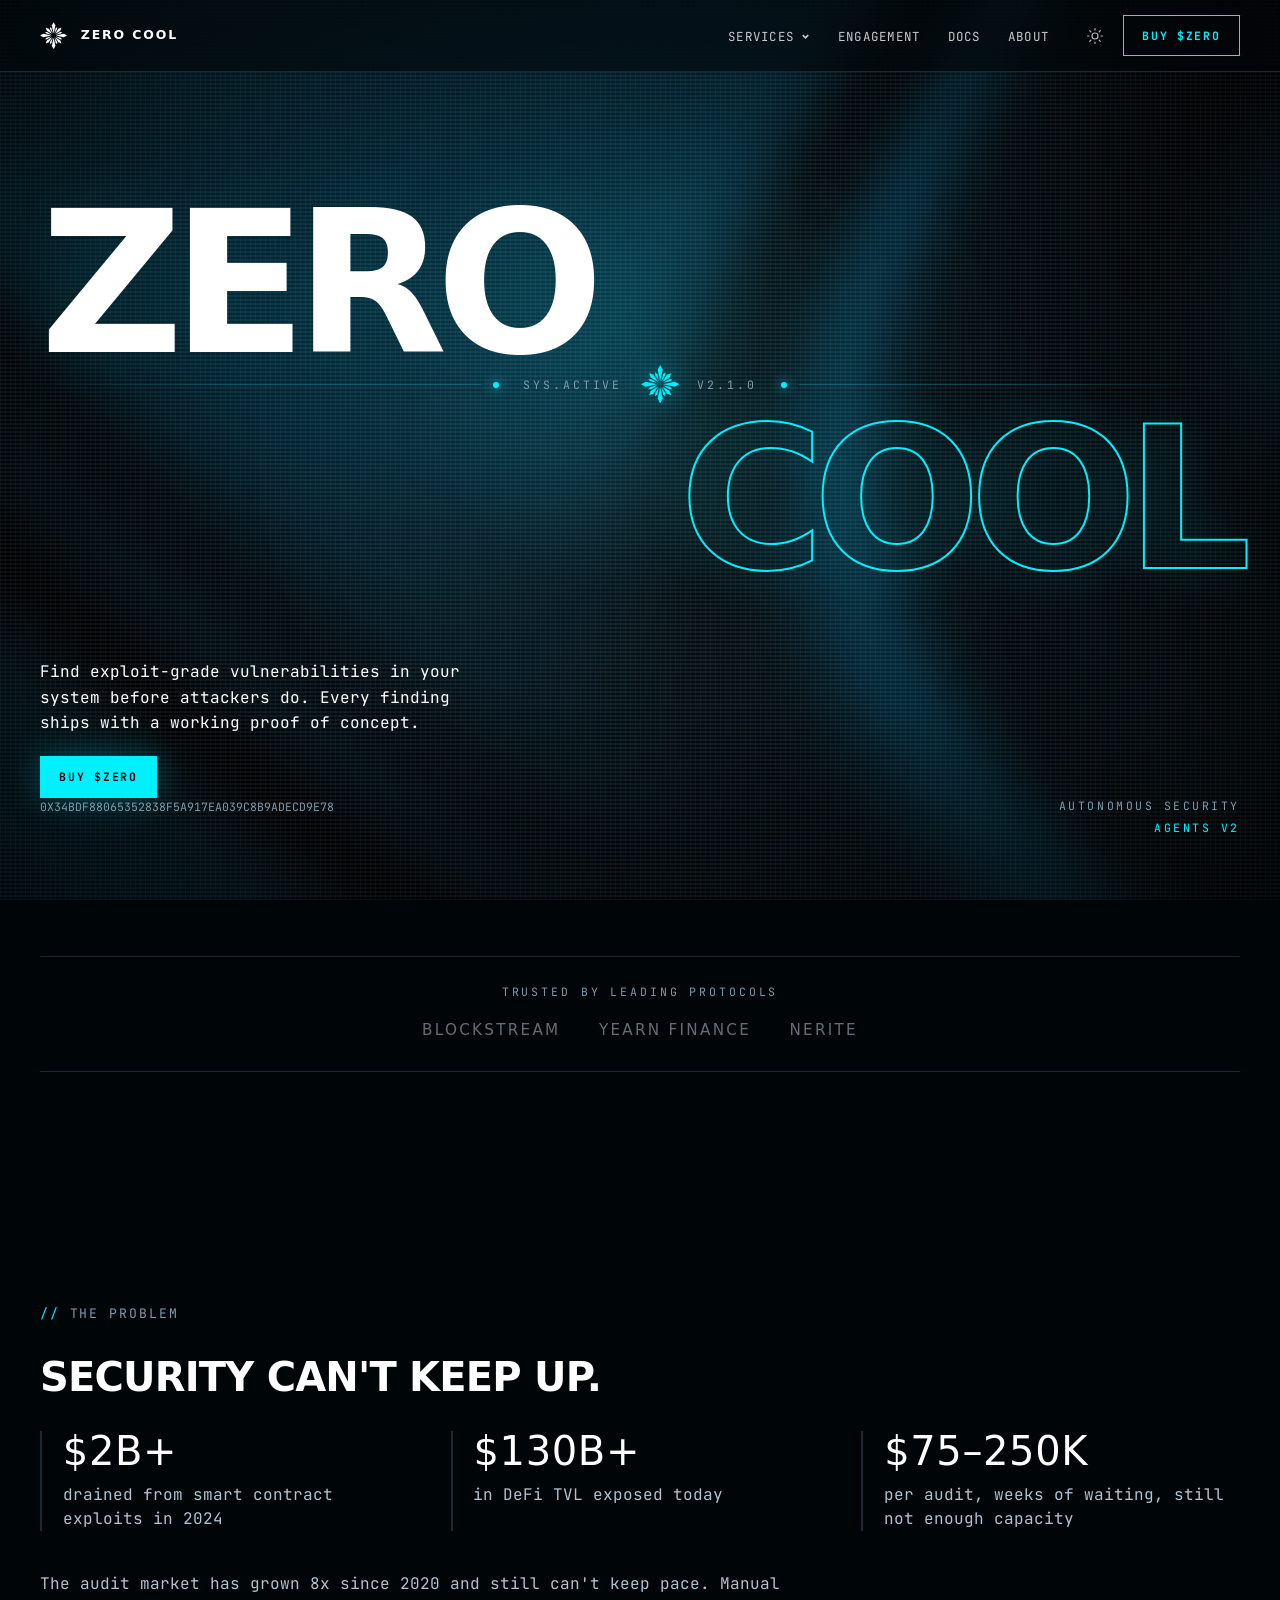
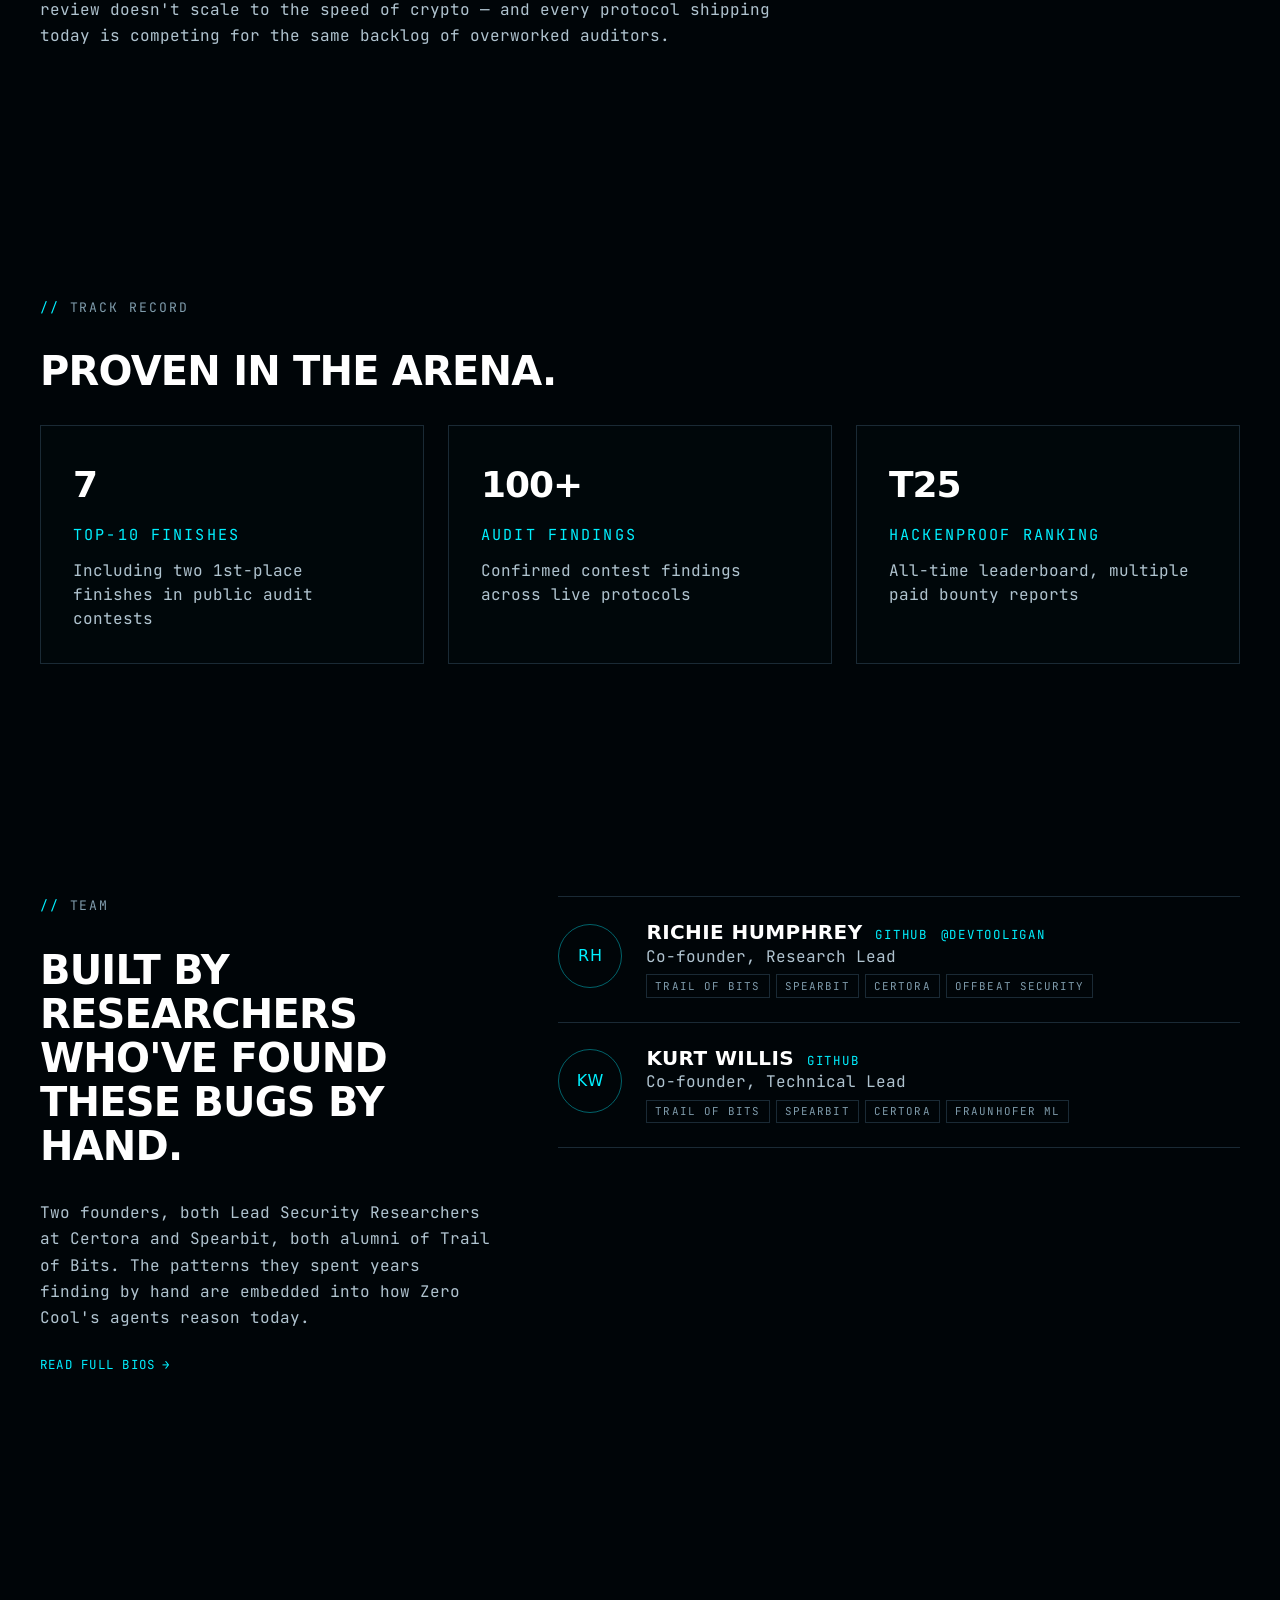
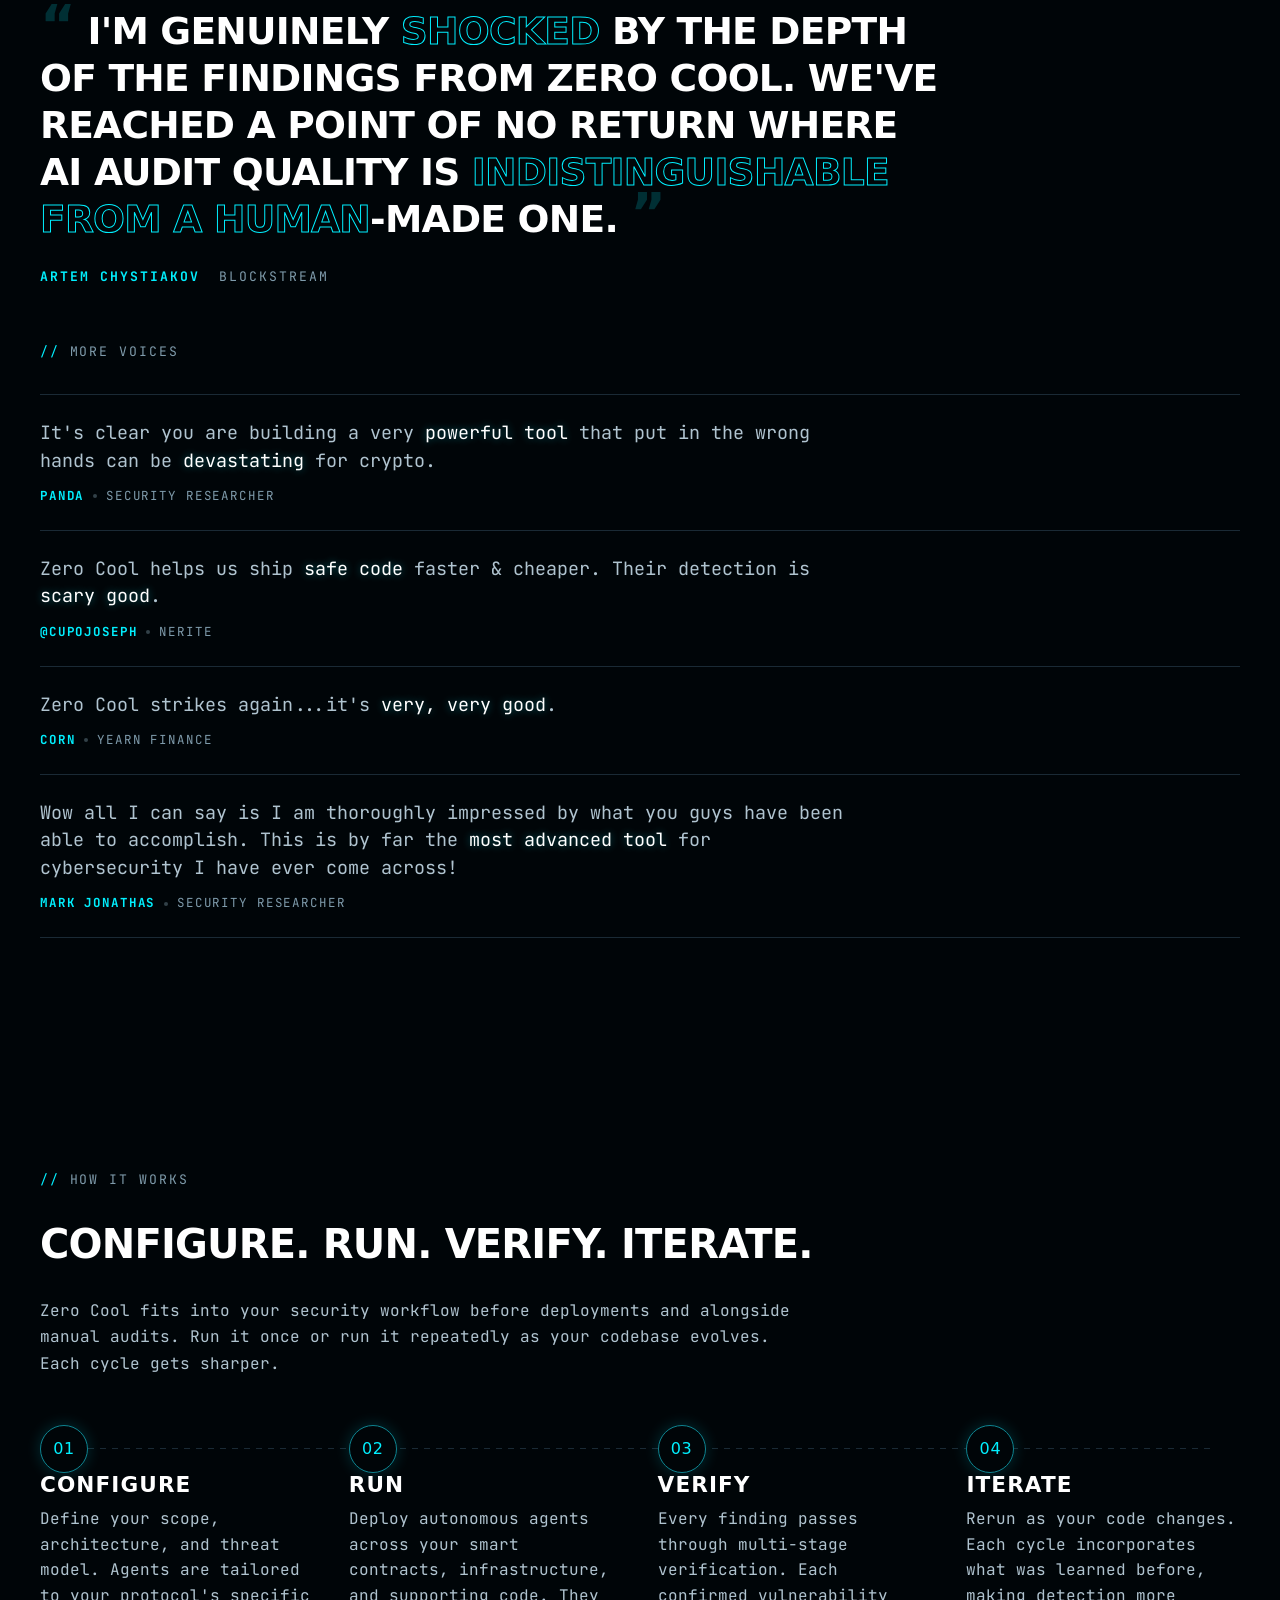
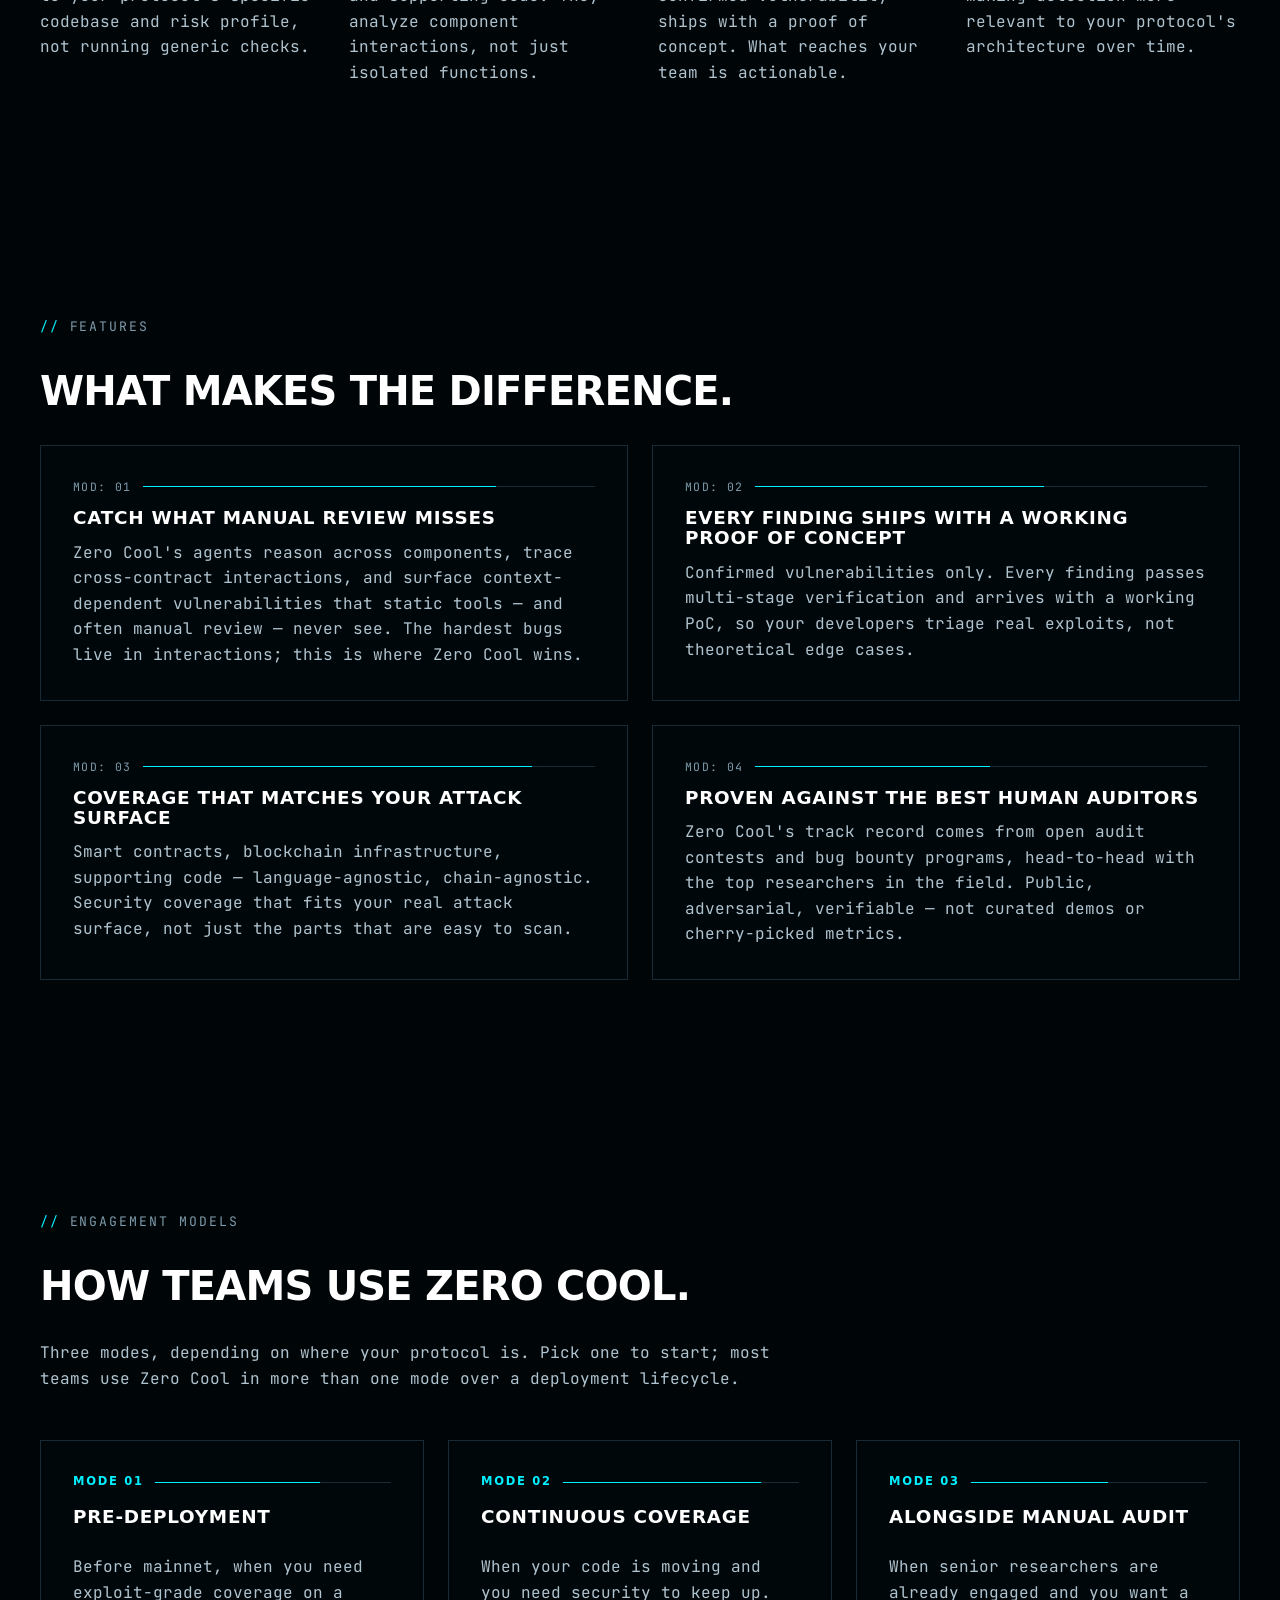
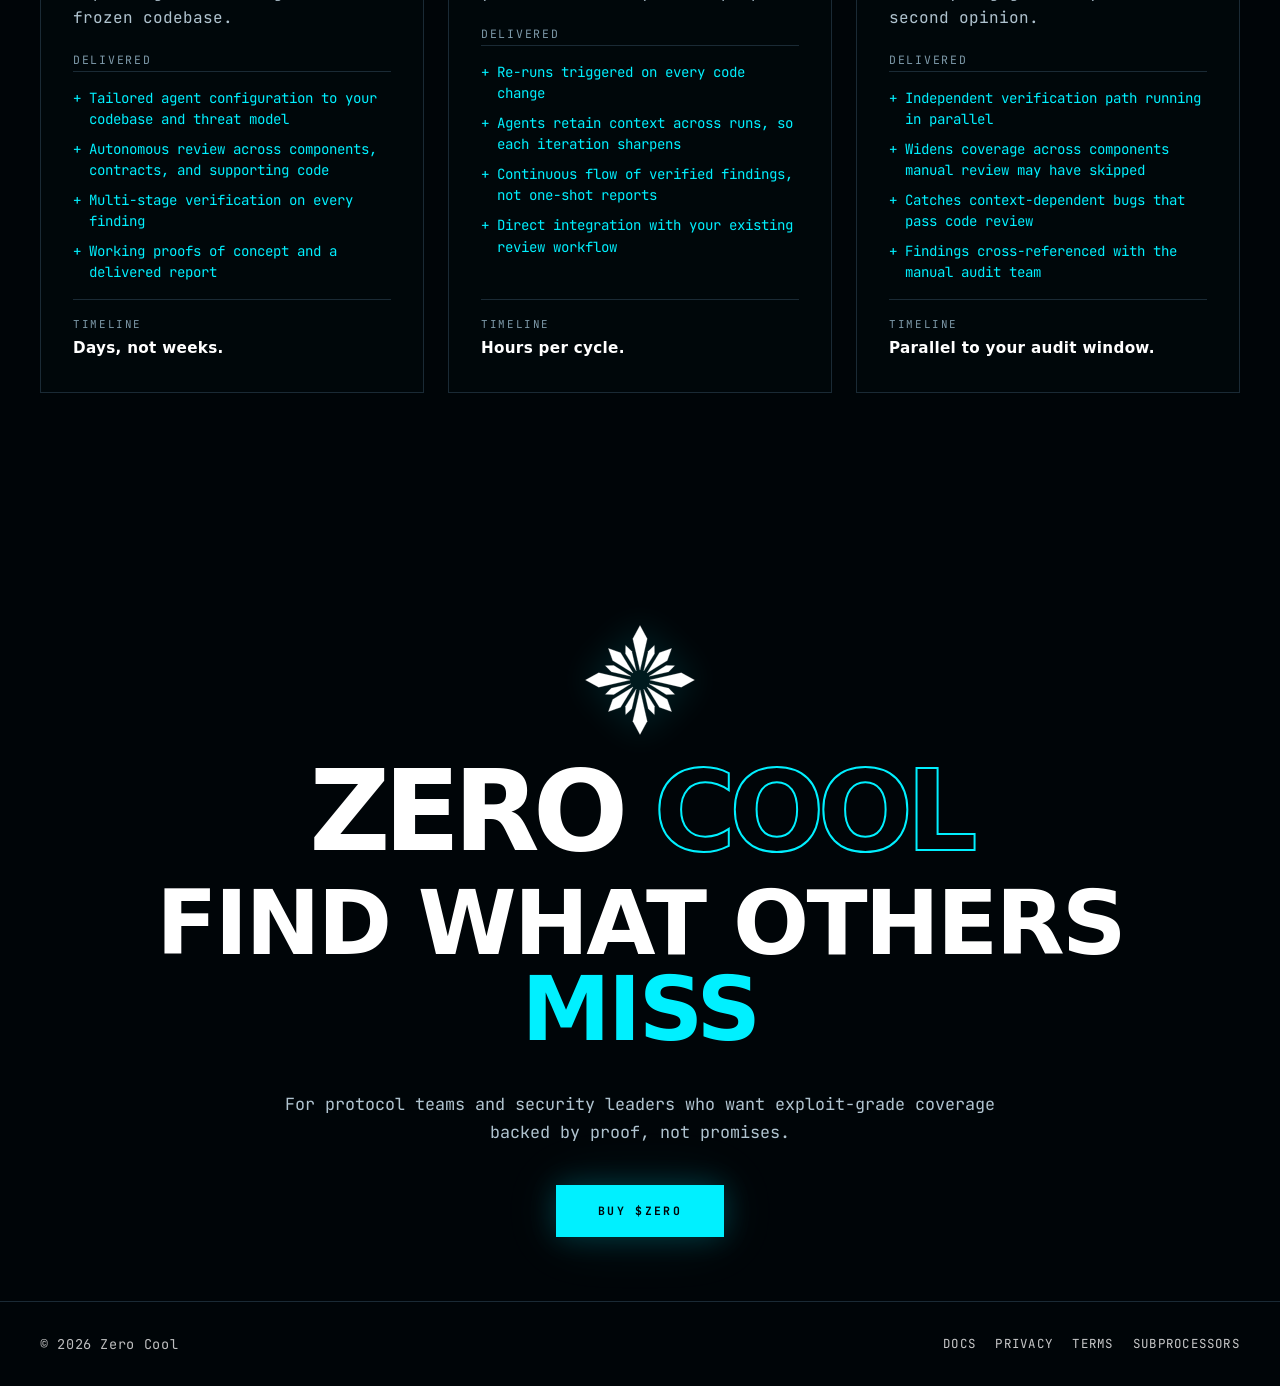
<file: index.html>
<!DOCTYPE html>
<html lang="en">
<head>
  <meta charset="utf-8">
  <meta name="viewport" content="width=device-width, initial-scale=1">
  <title>Zero Cool — Autonomous Security Agents</title>
  <meta name="description" content="Find exploit-grade vulnerabilities in your system before attackers do. Every finding ships with a working proof of concept.">
  <link rel="icon" href="favicon.svg" type="image/svg+xml">
  <link rel="preconnect" href="https://fonts.googleapis.com">
  <link rel="preconnect" href="https://fonts.gstatic.com" crossorigin>
  <link href="https://fonts.googleapis.com/css2?family=Syncopate:wght@400;700&family=JetBrains+Mono:wght@400;500;600;700&display=swap" rel="stylesheet">
  <link rel="stylesheet" href="css/styles.css">
  <script>try{if(localStorage.getItem("zc-theme")==="light")document.documentElement.setAttribute("data-theme","light")}catch(e){}</script>
</head>
<body data-root="">
  <canvas id="plasma" class="plasma" aria-hidden="true"></canvas>
  <div class="grain"></div>
  <div class="vignette"></div>
  <div class="glow"></div>

  <header class="nav">
    <button class="brand" type="button" data-home aria-label="Scroll to top">
      <span class="star" data-star></span>
      Zero Cool
    </button>
    <div class="nav-desktop">
      <ul class="nav-links">
        <li class="svc" data-services>
          <button class="svc-btn" type="button" aria-expanded="false" aria-haspopup="true">Services
            <svg width="11" height="11" viewBox="0 0 12 12" fill="none" stroke="currentColor" stroke-width="1.8"><path d="M3 4.5l3 3 3-3"/></svg>
          </button>
          <div class="menu">
            <a href="services/defi.html">DeFi</a>
            <a href="services/bridges.html">Bridges</a>
            <a href="services/l2-infrastructure.html">L2 Infrastructure</a>
            <a href="services/formal-verification.html">Formal Verification</a>
          </div>
        </li>
        <li><a href="#engagement">Engagement</a></li>
        <li><a href="docs.html">Docs</a></li>
        <li><a href="about.html">About</a></li>
      </ul>
      <div class="nav-actions">
        <button class="icon-btn" type="button" data-theme-toggle aria-label="Switch to light theme"></button>
        <a class="btn btn-ghost" href="https://app.uniswap.org/#/swap?inputCurrency=eth&outputCurrency=0x34bdf88065352838f5a917ea039c8b9adecd9e78" target="_blank" rel="noopener noreferrer">Buy $ZERO</a>
      </div>
    </div>
    <div class="nav-mobile">
      <button class="icon-btn" type="button" data-theme-toggle aria-label="Switch to light theme"></button>
      <button class="burger" type="button" data-burger aria-label="Toggle menu" aria-expanded="false"><span></span><span></span><span></span></button>
    </div>
  </header>

  <div class="mobile-panel" data-panel>
    <button class="linkish" type="button" data-toggle-sub>Services</button>
    <div class="mobile-sub">
      <a href="services/defi.html">DeFi</a>
      <a href="services/bridges.html">Bridges</a>
      <a href="services/l2-infrastructure.html">L2 Infrastructure</a>
      <a href="services/formal-verification.html">Formal Verification</a>
    </div>
    <a href="#engagement">Engagement</a>
    <a href="docs.html">Docs</a>
    <a href="about.html">About</a>
    <a href="https://app.uniswap.org/#/swap?inputCurrency=eth&outputCurrency=0x34bdf88065352838f5a917ea039c8b9adecd9e78" target="_blank" rel="noopener noreferrer">Buy $ZERO</a>
  </div>

  <main>
    <section class="hero">
      <div class="hero-stage">
        <h1 class="sr-only" style="position:absolute;width:1px;height:1px;overflow:hidden;clip:rect(0 0 0 0)">Zero Cool — Autonomous Security Agents</h1>
        <div class="mega mega-zero">ZERO</div>
        <div class="rule">
          <div class="line"></div>
          <div class="dot"></div>
          <span class="label">SYS.ACTIVE</span>
          <span class="star" data-star></span>
          <span class="label">V2.1.0</span>
          <div class="dot"></div>
          <div class="line right"></div>
        </div>
        <div class="mega mega-cool">COOL</div>
        <div class="hero-mobile-tag"><span class="tag">Autonomous Security</span><span class="tag"><em>Agents V2</em></span></div>
      </div>
      <div class="hero-foot">
        <div class="hero-copy">
          <p>Find exploit-grade vulnerabilities in your system before attackers do. Every finding ships with a working proof of concept.</p>
          <a class="btn btn-solid" href="https://app.uniswap.org/#/swap?inputCurrency=eth&outputCurrency=0x34bdf88065352838f5a917ea039c8b9adecd9e78" target="_blank" rel="noopener noreferrer">Buy $ZERO</a>
          <p class="fine">0x34bdf88065352838f5a917ea039c8b9adecd9e78</p>
        </div>
        <div class="hero-desk-tag"><span class="tag">Autonomous Security</span><span class="tag"><em>Agents V2</em></span></div>
      </div>
    </section>

    <section class="trust">
      <div class="wrap">
        <div class="trust-box reveal">
          <p>Trusted by leading protocols</p>
          <div class="logos"><span>Blockstream</span><span>Yearn Finance</span><span>Nerite</span></div>
        </div>
      </div>
    </section>

    <section class="section" id="the-problem">
      <div class="wrap">
        <div class="kicker"><i>//</i> The Problem</div>
        <h2 class="h-section">Security can't keep up.</h2>
        <div class="stats">
          <div class="stat reveal"><div class="num">$2B+</div><p>drained from smart contract exploits in 2024</p></div>
          <div class="stat reveal d1"><div class="num">$130B+</div><p>in DeFi TVL exposed today</p></div>
          <div class="stat reveal d2"><div class="num">$75–250K</div><p>per audit, weeks of waiting, still not enough capacity</p></div>
        </div>
        <p class="copy reveal" style="margin-top:2.5rem">The audit market has grown 8x since 2020 and still can't keep pace. Manual review doesn't scale to the speed of crypto — and every protocol shipping today is competing for the same backlog of overworked auditors.</p>
      </div>
    </section>

    <section class="section" id="track-record">
      <div class="wrap">
        <div class="kicker"><i>//</i> Track Record</div>
        <h2 class="h-section">Proven in the arena.</h2>
        <div class="cards-3">
          <article class="record reveal"><strong>7</strong><span class="label">Top-10 Finishes</span><p>Including two 1st-place finishes in public audit contests</p></article>
          <article class="record reveal d1"><strong>100+</strong><span class="label">Audit Findings</span><p>Confirmed contest findings across live protocols</p></article>
          <article class="record reveal d2"><strong>T25</strong><span class="label">HackenProof Ranking</span><p>All-time leaderboard, multiple paid bounty reports</p></article>
        </div>
      </div>
    </section>

    <section class="section" id="team">
      <div class="wrap team">
        <div>
          <div class="kicker"><i>//</i> Team</div>
          <h2 class="h-section">Built by researchers who've found these bugs by hand.</h2>
          <p class="copy">Two founders, both Lead Security Researchers at Certora and Spearbit, both alumni of Trail of Bits. The patterns they spent years finding by hand are embedded into how Zero Cool's agents reason today.</p>
          <a class="text-link" href="about.html">Read full bios <span aria-hidden="true">→</span></a>
        </div>
        <div class="person-list">
          <article class="person reveal">
            <div class="avatar">RH</div>
            <div>
              <div class="who"><h3>Richie Humphrey</h3><a href="https://github.com/devtooligan" target="_blank" rel="noopener noreferrer">GitHub</a><a href="https://x.com/ZeroCoolAI_x" target="_blank" rel="noopener noreferrer">@devtooligan</a></div>
              <p class="role">Co-founder, Research Lead</p>
              <div class="chips"><span>Trail of Bits</span><span>Spearbit</span><span>Certora</span><span>Offbeat Security</span></div>
            </div>
          </article>
          <article class="person reveal d1">
            <div class="avatar">KW</div>
            <div>
              <div class="who"><h3>Kurt Willis</h3><a href="https://github.com/0xPhaze" target="_blank" rel="noopener noreferrer">GitHub</a></div>
              <p class="role">Co-founder, Technical Lead</p>
              <div class="chips"><span>Trail of Bits</span><span>Spearbit</span><span>Certora</span><span>Fraunhofer ML</span></div>
            </div>
          </article>
        </div>
      </div>
    </section>

    <section class="section" id="testimonials">
      <div class="wrap">
        <p class="quote reveal"><span class="qmark">“</span> I'm genuinely <span class="stroke">shocked</span> by the depth of the findings from Zero Cool. We've reached a point of no return where AI audit quality is <span class="stroke">indistinguishable from a human</span>-made one. <span class="qmark">”</span></p>
        <div class="by">Artem Chystiakov <span>Blockstream</span></div>
        <div style="height:3.5rem"></div>
        <div class="kicker"><i>//</i> More Voices</div>
        <div class="voices">
          <article class="voice reveal"><p>It's clear you are building a very <em>powerful tool</em> that put in the wrong hands can be <em>devastating</em> for crypto.</p><div class="meta"><b>Panda</b><i></i><span>Security Researcher</span></div></article>
          <article class="voice reveal"><p>Zero Cool helps us ship <em>safe code</em> faster &amp; cheaper. Their detection is <em>scary good</em>.</p><div class="meta"><b>@Cupojoseph</b><i></i><span>Nerite</span></div></article>
          <article class="voice reveal"><p>Zero Cool strikes again...it's <em>very, very good</em>.</p><div class="meta"><b>Corn</b><i></i><span>Yearn Finance</span></div></article>
          <article class="voice reveal"><p>Wow all I can say is I am thoroughly impressed by what you guys have been able to accomplish. This is by far the <em>most advanced tool</em> for cybersecurity I have ever come across!</p><div class="meta"><b>Mark Jonathas</b><i></i><span>Security Researcher</span></div></article>
        </div>
      </div>
    </section>

    <section class="section" id="how-it-works">
      <div class="wrap">
        <div class="kicker"><i>//</i> How It Works</div>
        <h2 class="h-section">Configure. Run. Verify. Iterate.</h2>
        <p class="copy" style="margin-bottom:3rem">Zero Cool fits into your security workflow before deployments and alongside manual audits. Run it once or run it repeatedly as your codebase evolves. Each cycle gets sharper.</p>
        <div class="steps">
          <article class="step reveal"><div class="badge">01</div><div><h3>Configure</h3><p>Define your scope, architecture, and threat model. Agents are tailored to your protocol's specific codebase and risk profile, not running generic checks.</p></div></article>
          <article class="step reveal d1"><div class="badge">02</div><div><h3>Run</h3><p>Deploy autonomous agents across your smart contracts, infrastructure, and supporting code. They analyze component interactions, not just isolated functions.</p></div></article>
          <article class="step reveal d2"><div class="badge">03</div><div><h3>Verify</h3><p>Every finding passes through multi-stage verification. Each confirmed vulnerability ships with a proof of concept. What reaches your team is actionable.</p></div></article>
          <article class="step reveal d3"><div class="badge">04</div><div><h3>Iterate</h3><p>Rerun as your code changes. Each cycle incorporates what was learned before, making detection more relevant to your protocol's architecture over time.</p></div></article>
        </div>
      </div>
    </section>

    <section class="section" id="features">
      <div class="wrap">
        <div class="kicker"><i>//</i> Features</div>
        <h2 class="h-section">What makes the difference.</h2>
        <div class="cards-2">
          <article class="feature reveal"><span class="corner a"></span><span class="corner b"></span><div class="mod">MOD: 01<div class="mod-line"><span style="--w:78%"></span></div></div><h3>Catch what manual review misses</h3><p>Zero Cool's agents reason across components, trace cross-contract interactions, and surface context-dependent vulnerabilities that static tools — and often manual review — never see. The hardest bugs live in interactions; this is where Zero Cool wins.</p></article>
          <article class="feature reveal d1"><span class="corner a"></span><span class="corner b"></span><div class="mod">MOD: 02<div class="mod-line"><span style="--w:64%"></span></div></div><h3>Every finding ships with a working proof of concept</h3><p>Confirmed vulnerabilities only. Every finding passes multi-stage verification and arrives with a working PoC, so your developers triage real exploits, not theoretical edge cases.</p></article>
          <article class="feature reveal d2"><span class="corner a"></span><span class="corner b"></span><div class="mod">MOD: 03<div class="mod-line"><span style="--w:86%"></span></div></div><h3>Coverage that matches your attack surface</h3><p>Smart contracts, blockchain infrastructure, supporting code — language-agnostic, chain-agnostic. Security coverage that fits your real attack surface, not just the parts that are easy to scan.</p></article>
          <article class="feature reveal d3"><span class="corner a"></span><span class="corner b"></span><div class="mod">MOD: 04<div class="mod-line"><span style="--w:52%"></span></div></div><h3>Proven against the best human auditors</h3><p>Zero Cool's track record comes from open audit contests and bug bounty programs, head-to-head with the top researchers in the field. Public, adversarial, verifiable — not curated demos or cherry-picked metrics.</p></article>
        </div>
      </div>
    </section>

    <section class="section" id="engagement">
      <div class="wrap">
        <div class="kicker"><i>//</i> Engagement Models</div>
        <h2 class="h-section">How teams use Zero Cool.</h2>
        <p class="copy" style="margin-bottom:3rem">Three modes, depending on where your protocol is. Pick one to start; most teams use Zero Cool in more than one mode over a deployment lifecycle.</p>
        <div class="modes">
          <article class="mode reveal"><div class="mode-top"><b>MODE 01</b><div class="mode-line"><span style="--w:70%"></span></div></div><h3>Pre-deployment</h3><p>Before mainnet, when you need exploit-grade coverage on a frozen codebase.</p><div><span class="tag" style="letter-spacing:.15em">Delivered</span><ul><li><span>+</span><span>Tailored agent configuration to your codebase and threat model</span></li><li><span>+</span><span>Autonomous review across components, contracts, and supporting code</span></li><li><span>+</span><span>Multi-stage verification on every finding</span></li><li><span>+</span><span>Working proofs of concept and a delivered report</span></li></ul></div><div class="timeline"><small>Timeline</small><b>Days, not weeks.</b></div></article>
          <article class="mode reveal d1"><div class="mode-top"><b>MODE 02</b><div class="mode-line"><span style="--w:84%"></span></div></div><h3>Continuous coverage</h3><p>When your code is moving and you need security to keep up.</p><div><span class="tag" style="letter-spacing:.15em">Delivered</span><ul><li><span>+</span><span>Re-runs triggered on every code change</span></li><li><span>+</span><span>Agents retain context across runs, so each iteration sharpens</span></li><li><span>+</span><span>Continuous flow of verified findings, not one-shot reports</span></li><li><span>+</span><span>Direct integration with your existing review workflow</span></li></ul></div><div class="timeline"><small>Timeline</small><b>Hours per cycle.</b></div></article>
          <article class="mode reveal d2"><div class="mode-top"><b>MODE 03</b><div class="mode-line"><span style="--w:58%"></span></div></div><h3>Alongside manual audit</h3><p>When senior researchers are already engaged and you want a second opinion.</p><div><span class="tag" style="letter-spacing:.15em">Delivered</span><ul><li><span>+</span><span>Independent verification path running in parallel</span></li><li><span>+</span><span>Widens coverage across components manual review may have skipped</span></li><li><span>+</span><span>Catches context-dependent bugs that pass code review</span></li><li><span>+</span><span>Findings cross-referenced with the manual audit team</span></li></ul></div><div class="timeline"><small>Timeline</small><b>Parallel to your audit window.</b></div></article>
        </div>
      </div>
    </section>

    <section class="join" id="join">
      <div data-star class="star"></div>
      <div class="wordmark"><span>ZERO</span> <span class="out">COOL</span></div>
      <h2>Find what others<br><em>miss</em></h2>
      <p class="copy">For protocol teams and security leaders who want exploit-grade coverage backed by proof, not promises.</p>
      <a class="btn btn-solid btn-lg" href="https://app.uniswap.org/#/swap?inputCurrency=eth&outputCurrency=0x34bdf88065352838f5a917ea039c8b9adecd9e78" target="_blank" rel="noopener noreferrer">Buy $ZERO</a>
    </section>
  </main>

  <footer class="foot">
    <div class="wrap">
      <span>© 2026 Zero Cool</span>
      <nav>
        <a href="docs.html">Docs</a>
        <a href="privacy.html">Privacy</a>
        <a href="terms.html">Terms</a>
        <a href="subprocessors.html">Subprocessors</a>
      </nav>
    </div>
  </footer>
  <script src="js/main.js"></script>
  <script>
    const star = `<svg viewBox="-100 -100 200 200" aria-hidden="true"><g fill="currentColor" stroke="currentColor" stroke-width="0.5" stroke-linejoin="round">${[0,90,180,270].map(a=>`<polygon points="0,18 13,75 0,99 -13,75" transform="rotate(${a})"></polygon>`).join("")}${[45,135,225,315].map(a=>`<polygon points="0,18 10,60 0,81 -10,60" transform="rotate(${a})"></polygon>`).join("")}${[22.5,67.5,112.5,157.5,202.5,247.5,292.5,337.5].map(a=>`<polygon points="0,18 6,54 0,68 -6,54" transform="rotate(${a})"></polygon>`).join("")}</g></svg>`;
    document.querySelectorAll("[data-star]").forEach((el) => { el.outerHTML = star.replace("<svg ", el.className ? `<svg class="${el.className}" ` : "<svg "); });
  </script>
</body>
</html>
</file>
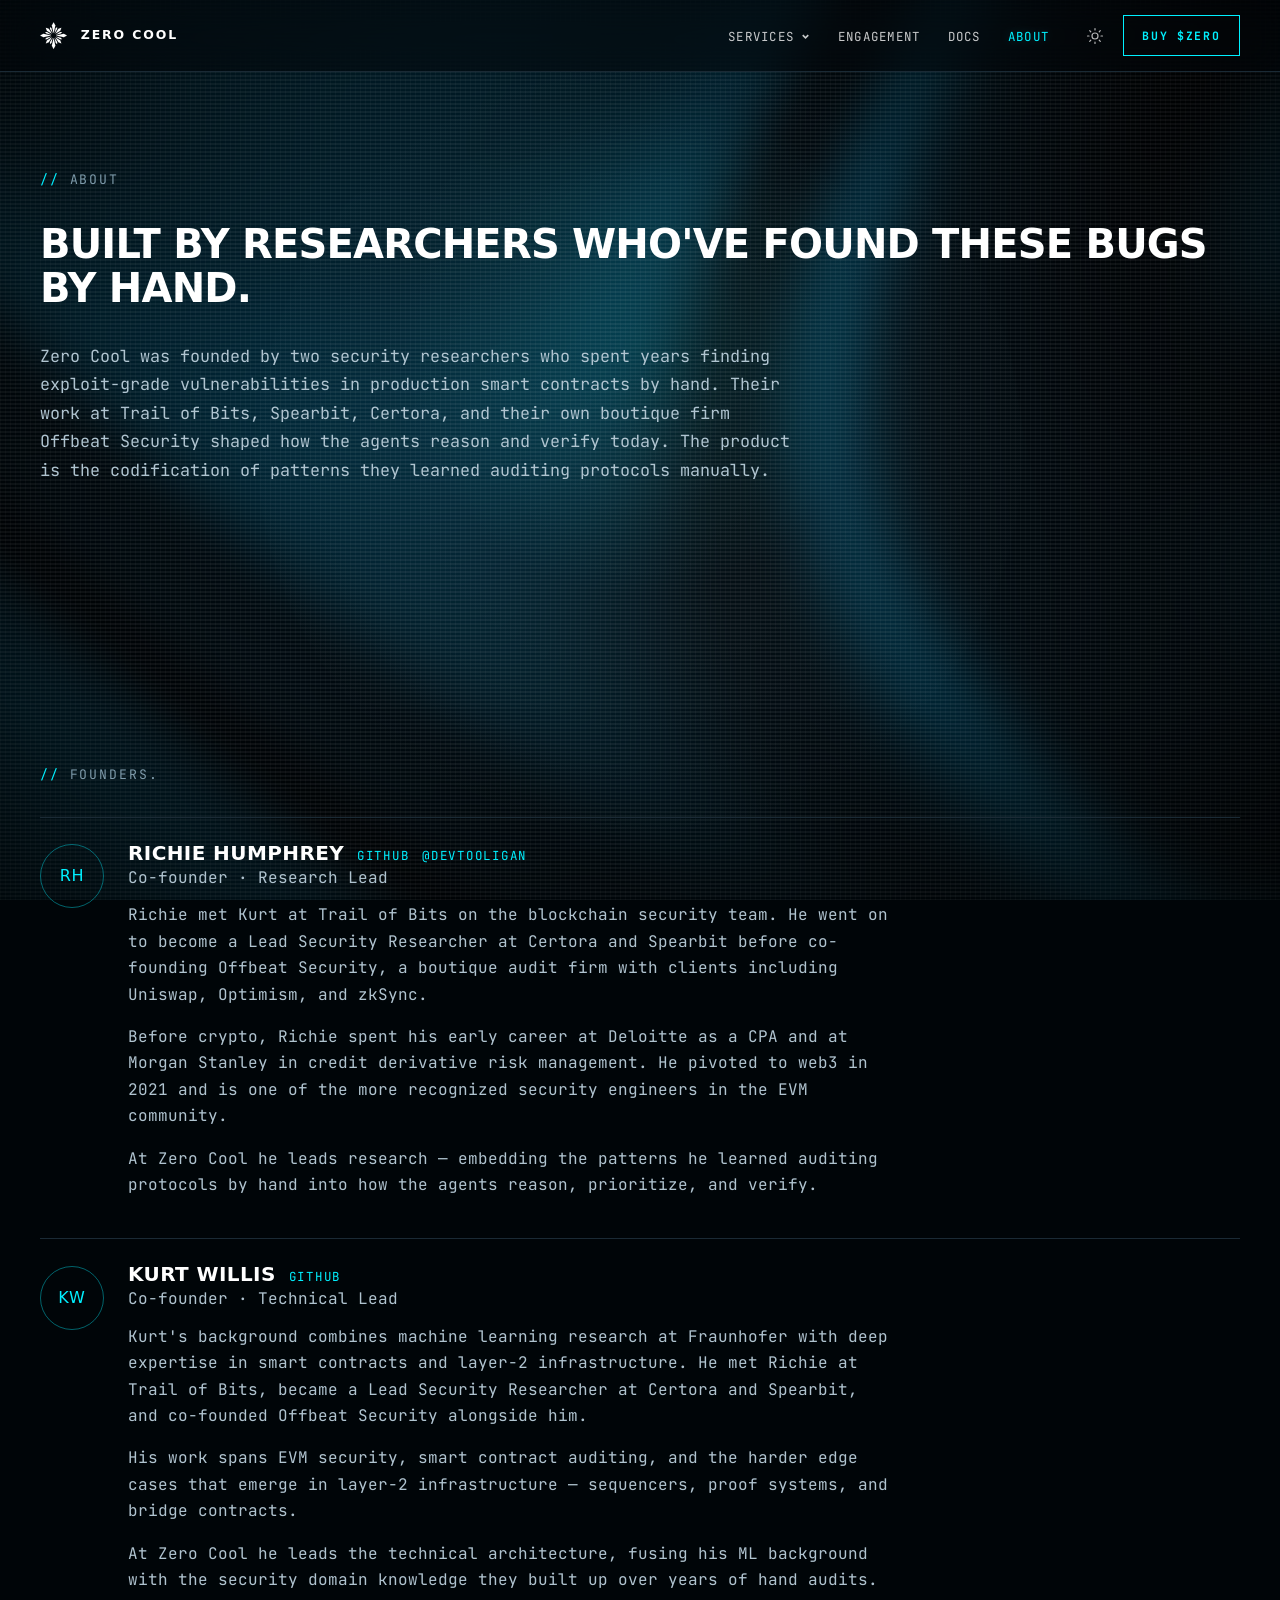
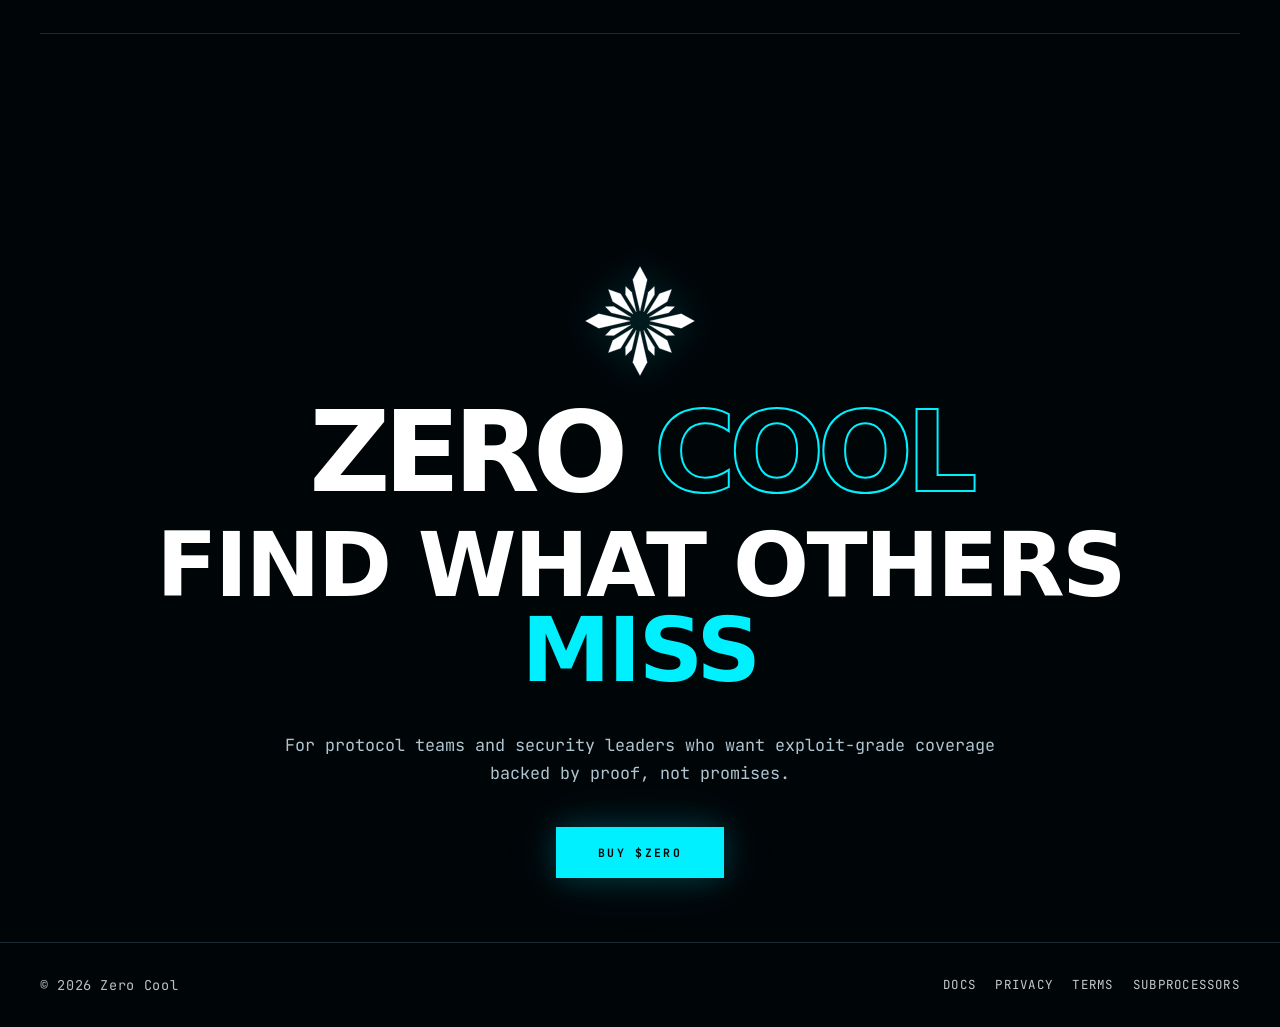
<file: about.html>
<!DOCTYPE html>
<html lang="en">
<head>
  <meta charset="utf-8">
  <meta name="viewport" content="width=device-width, initial-scale=1">
  <title>About — Zero Cool</title>
  <meta name="description" content="Zero Cool was founded by two security researchers from Trail of Bits, Spearbit, and Certora.">
  <link rel="icon" href="favicon.svg" type="image/svg+xml">
  <link rel="preconnect" href="https://fonts.googleapis.com">
  <link rel="preconnect" href="https://fonts.gstatic.com" crossorigin>
  <link href="https://fonts.googleapis.com/css2?family=Syncopate:wght@400;700&family=JetBrains+Mono:wght@400;500;600;700&display=swap" rel="stylesheet">
  <link rel="stylesheet" href="css/styles.css">
  <script>try{if(localStorage.getItem("zc-theme")==="light")document.documentElement.setAttribute("data-theme","light")}catch(e){}</script>
</head>
<body data-root="">
  <canvas id="plasma" class="plasma" aria-hidden="true"></canvas>
  <div class="grain"></div>
  <div class="vignette"></div>
  <div class="glow"></div>
  <header class="nav">
    <a class="brand" href="index.html"><span class="star" data-star></span>Zero Cool</a>
    <div class="nav-desktop">
      <ul class="nav-links">
        <li class="svc" data-services>
          <button class="svc-btn" type="button" aria-expanded="false">Services
            <svg width="11" height="11" viewBox="0 0 12 12" fill="none" stroke="currentColor" stroke-width="1.8"><path d="M3 4.5l3 3 3-3"/></svg>
          </button>
          <div class="menu">
            <a href="services/defi.html">DeFi</a>
            <a href="services/bridges.html">Bridges</a>
            <a href="services/l2-infrastructure.html">L2 Infrastructure</a>
            <a href="services/formal-verification.html">Formal Verification</a>
          </div>
        </li>
        <li><a href="index.html#engagement">Engagement</a></li>
        <li><a href="docs.html">Docs</a></li>
        <li><a href="about.html" class="active">About</a></li>
      </ul>
      <div class="nav-actions">
        <button class="icon-btn" type="button" data-theme-toggle aria-label="Switch to light theme"></button>
        <a class="btn btn-ghost" href="https://app.uniswap.org/#/swap?inputCurrency=eth&outputCurrency=0x34bdf88065352838f5a917ea039c8b9adecd9e78" target="_blank" rel="noopener noreferrer">Buy $ZERO</a>
      </div>
    </div>
    <div class="nav-mobile">
      <button class="icon-btn" type="button" data-theme-toggle aria-label="Switch to light theme"></button>
      <button class="burger" type="button" data-burger aria-label="Toggle menu"><span></span><span></span><span></span></button>
    </div>
  </header>
  <div class="mobile-panel" data-panel>
    <a href="services/defi.html">DeFi</a>
    <a href="services/bridges.html">Bridges</a>
    <a href="services/l2-infrastructure.html">L2 Infrastructure</a>
    <a href="services/formal-verification.html">Formal Verification</a>
    <a href="index.html#engagement">Engagement</a>
    <a href="docs.html">Docs</a>
    <a href="about.html">About</a>
    <a href="https://app.uniswap.org/#/swap?inputCurrency=eth&outputCurrency=0x34bdf88065352838f5a917ea039c8b9adecd9e78" target="_blank" rel="noopener noreferrer">Buy $ZERO</a>
  </div>
  <main><section class="page"><div class="wrap">
  <div class="kicker"><i>//</i> About</div>
  <h1 class="h-section">Built by researchers who've found these bugs by hand.</h1>
  <p class="lede">Zero Cool was founded by two security researchers who spent years finding exploit-grade vulnerabilities in production smart contracts by hand. Their work at Trail of Bits, Spearbit, Certora, and their own boutique firm Offbeat Security shaped how the agents reason and verify today. The product is the codification of patterns they learned auditing protocols manually.</p>
</div></section>
<section class="section"><div class="wrap">
  <div class="kicker"><i>//</i> Founders.</div>
  <div class="person-list">
    <article class="person">
      <div class="avatar">RH</div>
      <div>
        <div class="who"><h3>Richie Humphrey</h3><a href="https://github.com/devtooligan" target="_blank" rel="noopener noreferrer">GitHub</a><a href="https://x.com/devtooligan" target="_blank" rel="noopener noreferrer">@devtooligan</a></div>
        <p class="role">Co-founder · Research Lead</p>
        <p class="copy" style="margin-top:0.8rem">Richie met Kurt at Trail of Bits on the blockchain security team. He went on to become a Lead Security Researcher at Certora and Spearbit before co-founding Offbeat Security, a boutique audit firm with clients including Uniswap, Optimism, and zkSync.</p>
        <p class="copy">Before crypto, Richie spent his early career at Deloitte as a CPA and at Morgan Stanley in credit derivative risk management. He pivoted to web3 in 2021 and is one of the more recognized security engineers in the EVM community.</p>
        <p class="copy">At Zero Cool he leads research — embedding the patterns he learned auditing protocols by hand into how the agents reason, prioritize, and verify.</p>
      </div>
    </article>
    <article class="person">
      <div class="avatar">KW</div>
      <div>
        <div class="who"><h3>Kurt Willis</h3><a href="https://github.com/0xPhaze" target="_blank" rel="noopener noreferrer">GitHub</a></div>
        <p class="role">Co-founder · Technical Lead</p>
        <p class="copy" style="margin-top:0.8rem">Kurt's background combines machine learning research at Fraunhofer with deep expertise in smart contracts and layer-2 infrastructure. He met Richie at Trail of Bits, became a Lead Security Researcher at Certora and Spearbit, and co-founded Offbeat Security alongside him.</p>
        <p class="copy">His work spans EVM security, smart contract auditing, and the harder edge cases that emerge in layer-2 infrastructure — sequencers, proof systems, and bridge contracts.</p>
        <p class="copy">At Zero Cool he leads the technical architecture, fusing his ML background with the security domain knowledge they built up over years of hand audits.</p>
      </div>
    </article>
  </div>
</div></section>
    <section class="join" id="join">
      <div class="star" data-star></div>
      <div class="wordmark"><span>ZERO</span> <span class="out">COOL</span></div>
      <h2>Find what others<br><em>miss</em></h2>
      <p class="copy">For protocol teams and security leaders who want exploit-grade coverage backed by proof, not promises.</p>
      <a class="btn btn-solid btn-lg" href="https://app.uniswap.org/#/swap?inputCurrency=eth&outputCurrency=0x34bdf88065352838f5a917ea039c8b9adecd9e78" target="_blank" rel="noopener noreferrer">Buy $ZERO</a>
    </section>
  </main>
  <footer class="foot"><div class="wrap"><span>© 2026 Zero Cool</span><nav>
    <a href="docs.html">Docs</a>
    <a href="privacy.html">Privacy</a>
    <a href="terms.html">Terms</a>
    <a href="subprocessors.html">Subprocessors</a>
  </nav></div></footer>
  <script src="js/main.js"></script>
</body>
</html>
</file>
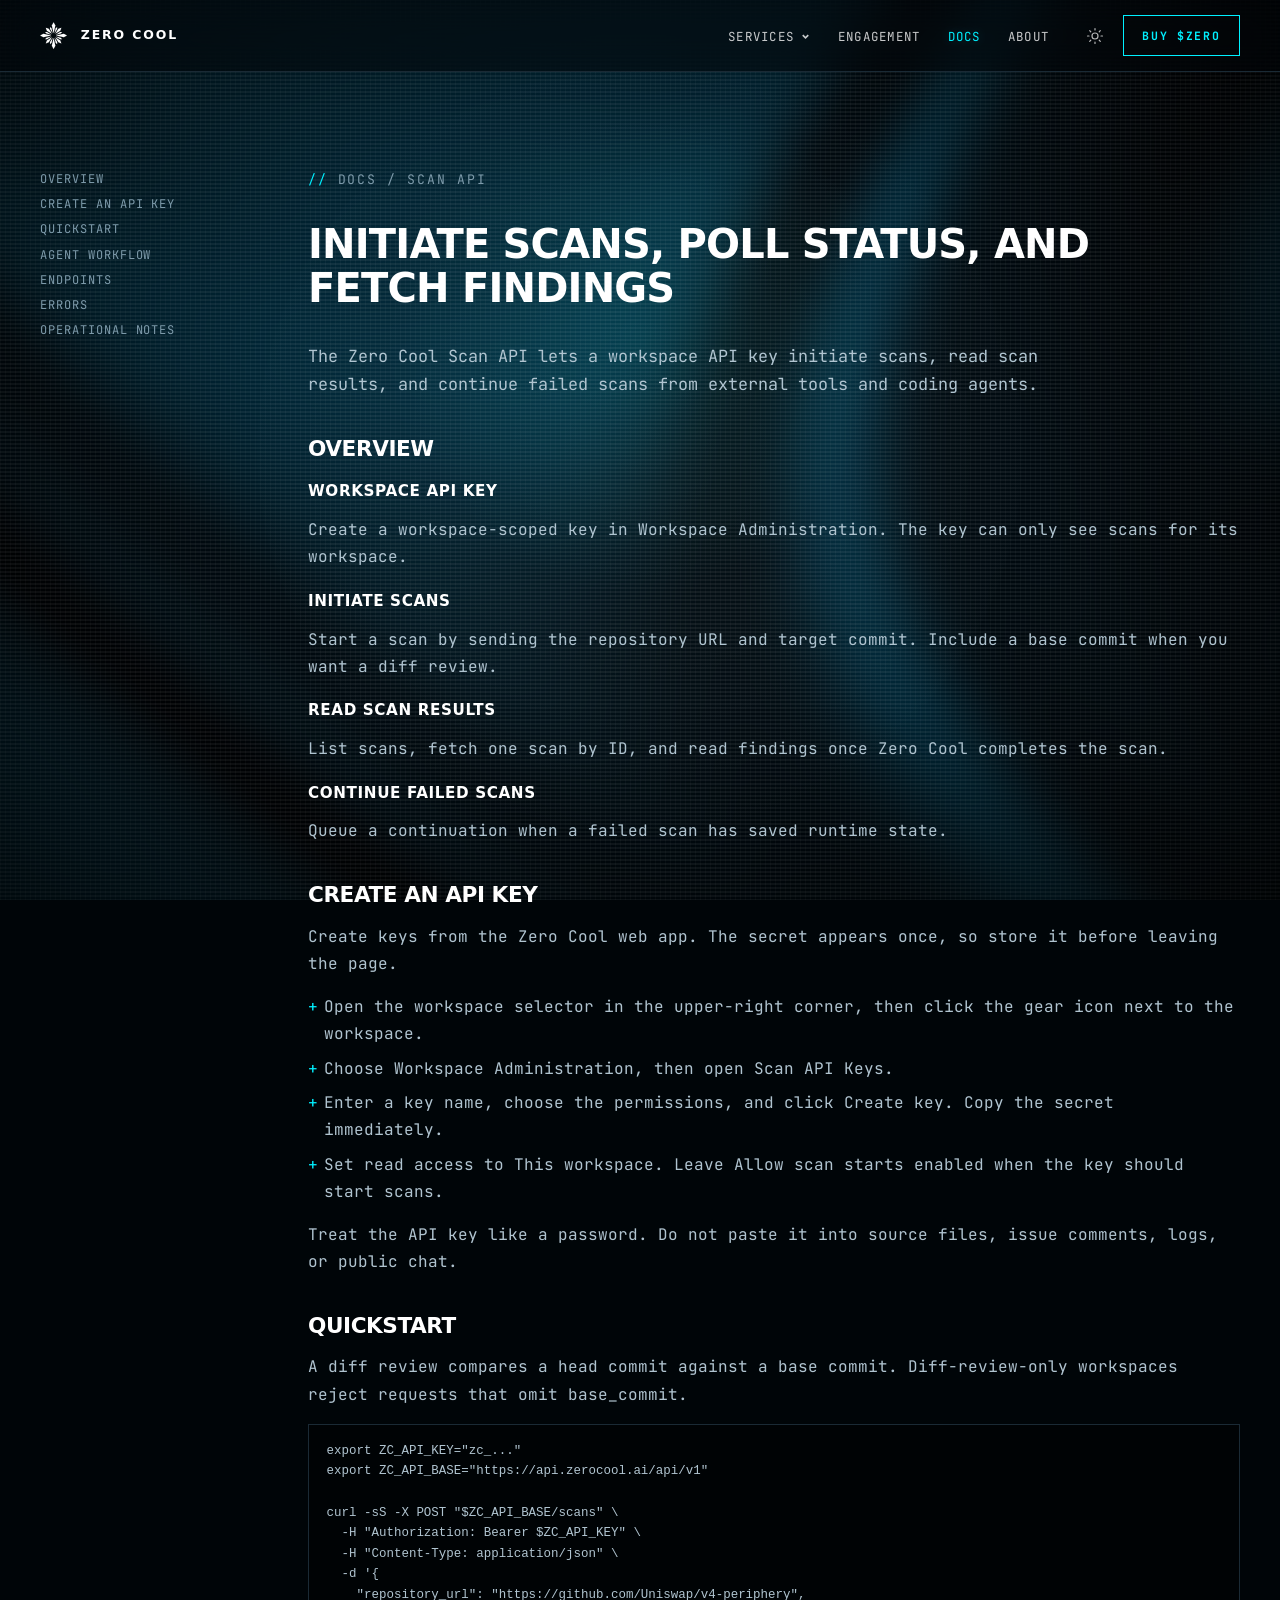
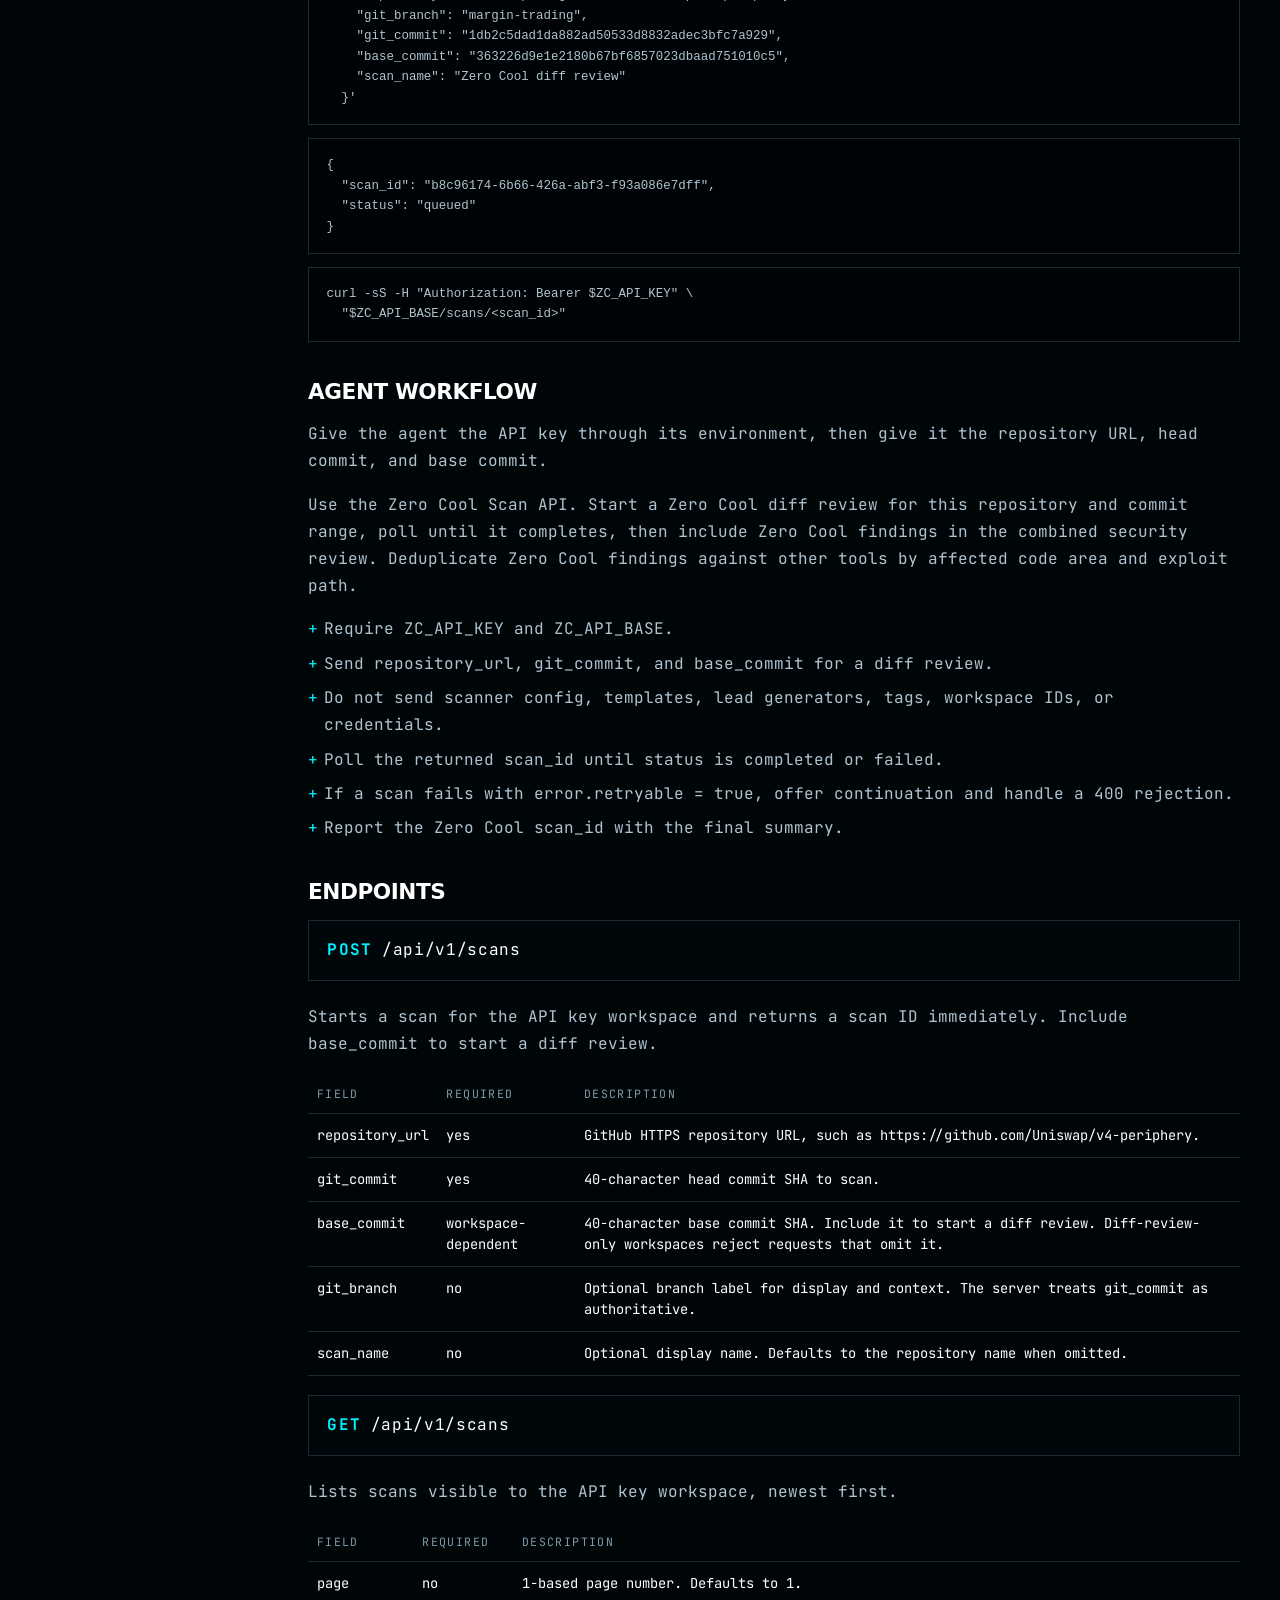
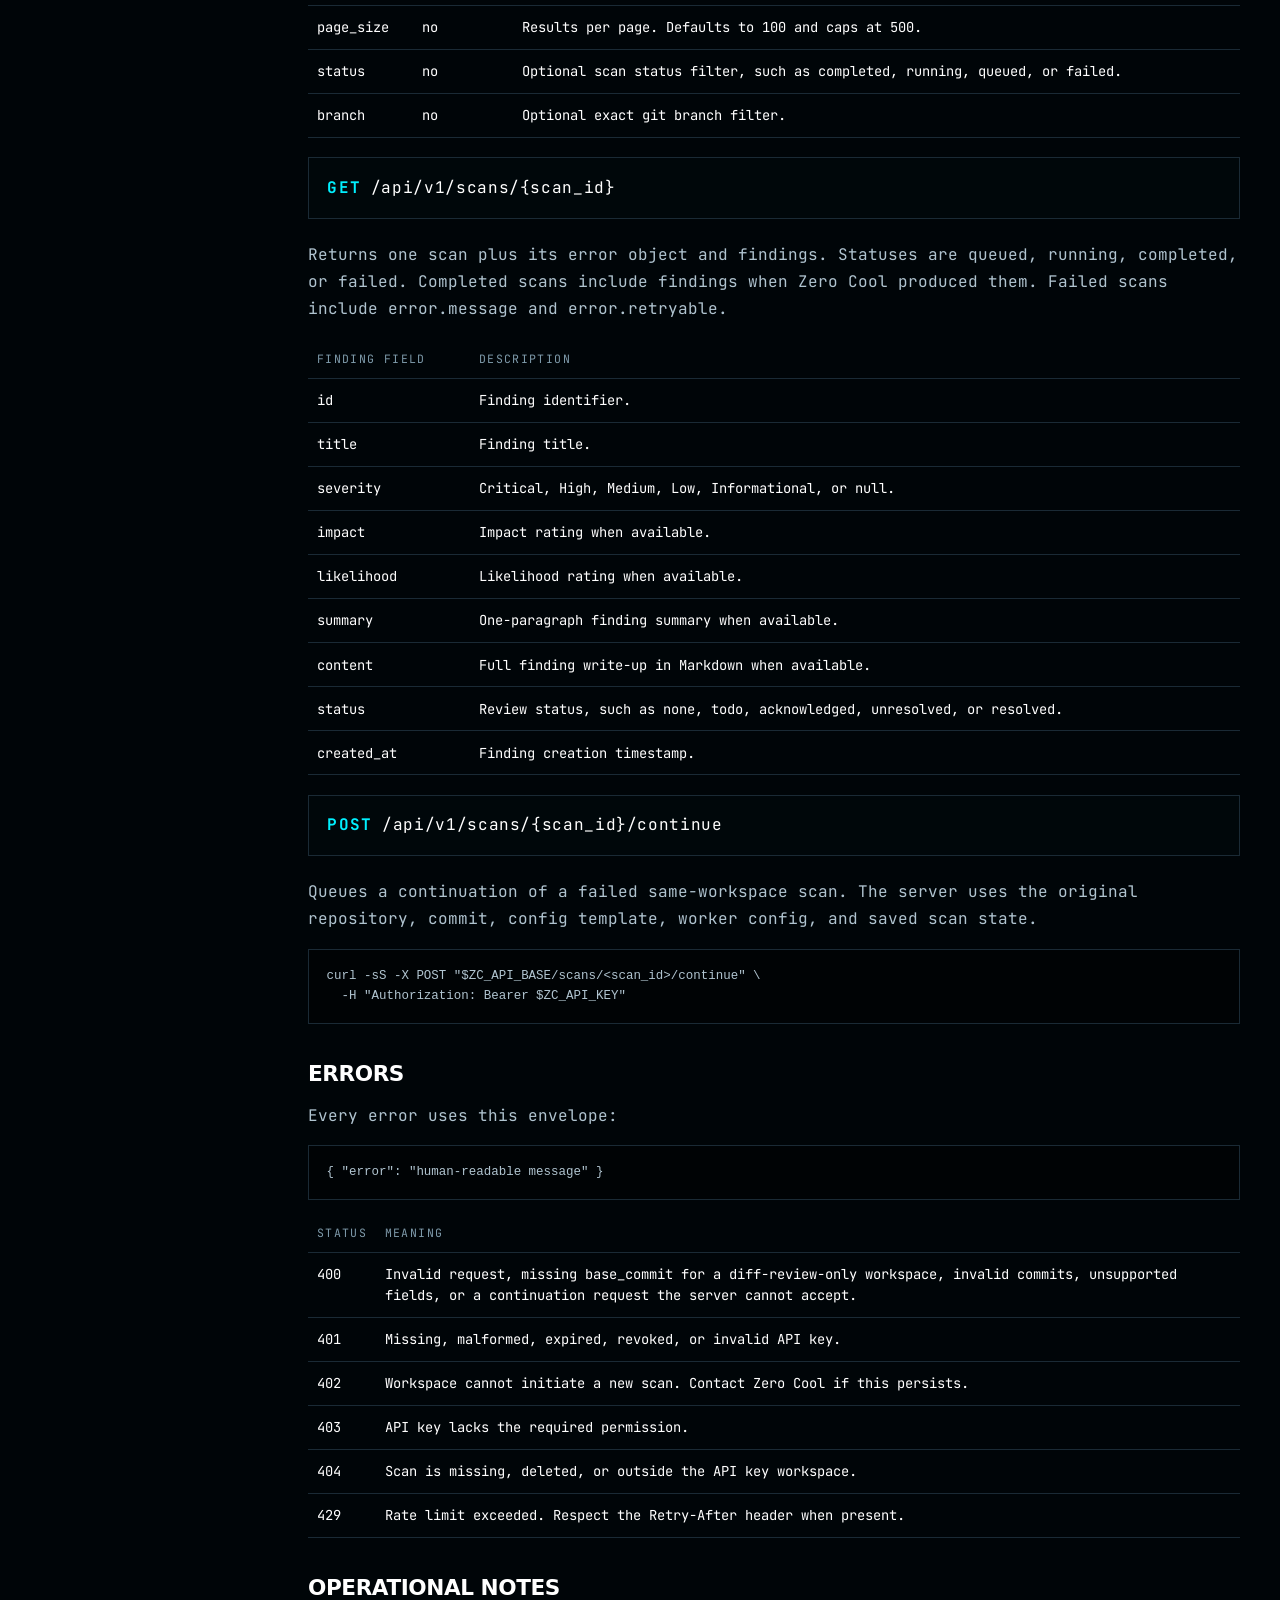
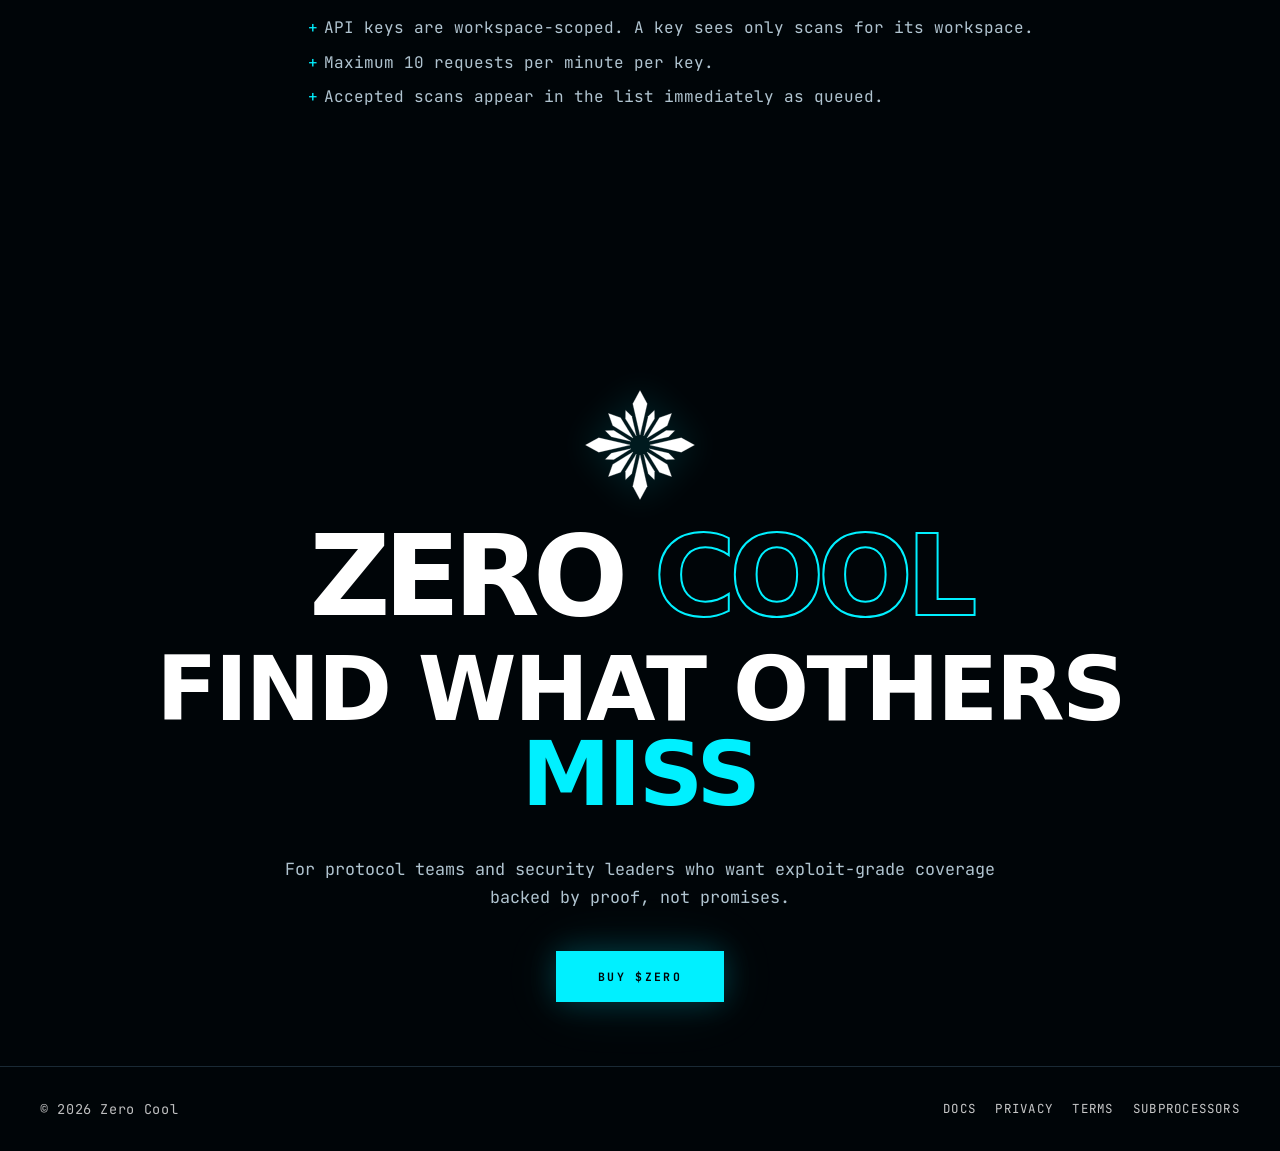
<file: docs.html>
<!DOCTYPE html>
<html lang="en">
<head>
  <meta charset="utf-8">
  <meta name="viewport" content="width=device-width, initial-scale=1">
  <title>Scan API — Zero Cool</title>
  <meta name="description" content="Initiate scans, poll status, and fetch findings with the Zero Cool Scan API.">
  <link rel="icon" href="favicon.svg" type="image/svg+xml">
  <link rel="preconnect" href="https://fonts.googleapis.com">
  <link rel="preconnect" href="https://fonts.gstatic.com" crossorigin>
  <link href="https://fonts.googleapis.com/css2?family=Syncopate:wght@400;700&family=JetBrains+Mono:wght@400;500;600;700&display=swap" rel="stylesheet">
  <link rel="stylesheet" href="css/styles.css">
  <script>try{if(localStorage.getItem("zc-theme")==="light")document.documentElement.setAttribute("data-theme","light")}catch(e){}</script>
</head>
<body data-root="">
  <canvas id="plasma" class="plasma" aria-hidden="true"></canvas>
  <div class="grain"></div>
  <div class="vignette"></div>
  <div class="glow"></div>
  <header class="nav">
    <a class="brand" href="index.html"><span class="star" data-star></span>Zero Cool</a>
    <div class="nav-desktop">
      <ul class="nav-links">
        <li class="svc" data-services>
          <button class="svc-btn" type="button" aria-expanded="false">Services
            <svg width="11" height="11" viewBox="0 0 12 12" fill="none" stroke="currentColor" stroke-width="1.8"><path d="M3 4.5l3 3 3-3"/></svg>
          </button>
          <div class="menu">
            <a href="services/defi.html">DeFi</a>
            <a href="services/bridges.html">Bridges</a>
            <a href="services/l2-infrastructure.html">L2 Infrastructure</a>
            <a href="services/formal-verification.html">Formal Verification</a>
          </div>
        </li>
        <li><a href="index.html#engagement">Engagement</a></li>
        <li><a href="docs.html" class="active">Docs</a></li>
        <li><a href="about.html">About</a></li>
      </ul>
      <div class="nav-actions">
        <button class="icon-btn" type="button" data-theme-toggle aria-label="Switch to light theme"></button>
        <a class="btn btn-ghost" href="https://app.uniswap.org/#/swap?inputCurrency=eth&outputCurrency=0x34bdf88065352838f5a917ea039c8b9adecd9e78" target="_blank" rel="noopener noreferrer">Buy $ZERO</a>
      </div>
    </div>
    <div class="nav-mobile">
      <button class="icon-btn" type="button" data-theme-toggle aria-label="Switch to light theme"></button>
      <button class="burger" type="button" data-burger aria-label="Toggle menu"><span></span><span></span><span></span></button>
    </div>
  </header>
  <div class="mobile-panel" data-panel>
    <a href="services/defi.html">DeFi</a>
    <a href="services/bridges.html">Bridges</a>
    <a href="services/l2-infrastructure.html">L2 Infrastructure</a>
    <a href="services/formal-verification.html">Formal Verification</a>
    <a href="index.html#engagement">Engagement</a>
    <a href="docs.html">Docs</a>
    <a href="about.html">About</a>
    <a href="https://app.uniswap.org/#/swap?inputCurrency=eth&outputCurrency=0x34bdf88065352838f5a917ea039c8b9adecd9e78" target="_blank" rel="noopener noreferrer">Buy $ZERO</a>
  </div>
  <main><section class="page"><div class="wrap docs-layout">
  <aside class="docs-side">
    <a href="#overview">Overview</a>
    <a href="#keys">Create an API key</a>
    <a href="#quickstart">Quickstart</a>
    <a href="#agent">Agent workflow</a>
    <a href="#endpoints">Endpoints</a>
    <a href="#errors">Errors</a>
    <a href="#notes">Operational notes</a>
  </aside>
  <article class="legal">
    <div class="kicker"><i>//</i> Docs / Scan API</div>
    <h1 class="h-section">Initiate scans, poll status, and fetch findings</h1>
    <p class="lede">The Zero Cool Scan API lets a workspace API key initiate scans, read scan results, and continue failed scans from external tools and coding agents.</p>

    <h2 id="overview">Overview</h2>
    <h3>Workspace API Key</h3>
    <p>Create a workspace-scoped key in Workspace Administration. The key can only see scans for its workspace.</p>
    <h3>Initiate Scans</h3>
    <p>Start a scan by sending the repository URL and target commit. Include a base commit when you want a diff review.</p>
    <h3>Read Scan Results</h3>
    <p>List scans, fetch one scan by ID, and read findings once Zero Cool completes the scan.</p>
    <h3>Continue Failed Scans</h3>
    <p>Queue a continuation when a failed scan has saved runtime state.</p>

    <h2 id="keys">Create an API key</h2>
    <p>Create keys from the Zero Cool web app. The secret appears once, so store it before leaving the page.</p>
    <ul>
      <li>Open the workspace selector in the upper-right corner, then click the gear icon next to the workspace.</li>
      <li>Choose Workspace Administration, then open Scan API Keys.</li>
      <li>Enter a key name, choose the permissions, and click Create key. Copy the secret immediately.</li>
      <li>Set read access to This workspace. Leave Allow scan starts enabled when the key should start scans.</li>
    </ul>
    <p>Treat the API key like a password. Do not paste it into source files, issue comments, logs, or public chat.</p>

    <h2 id="quickstart">Quickstart</h2>
    <p>A diff review compares a head commit against a base commit. Diff-review-only workspaces reject requests that omit base_commit.</p>
    <pre>export ZC_API_KEY="zc_..."
export ZC_API_BASE="https://api.zerocool.ai/api/v1"

curl -sS -X POST "$ZC_API_BASE/scans" \
  -H "Authorization: Bearer $ZC_API_KEY" \
  -H "Content-Type: application/json" \
  -d '{
    "repository_url": "https://github.com/Uniswap/v4-periphery",
    "git_branch": "margin-trading",
    "git_commit": "1db2c5dad1da882ad50533d8832adec3bfc7a929",
    "base_commit": "363226d9e1e2180b67bf6857023dbaad751010c5",
    "scan_name": "Zero Cool diff review"
  }'</pre>
    <pre>{
  "scan_id": "b8c96174-6b66-426a-abf3-f93a086e7dff",
  "status": "queued"
}</pre>
    <pre>curl -sS -H "Authorization: Bearer $ZC_API_KEY" \
  "$ZC_API_BASE/scans/&lt;scan_id&gt;"</pre>

    <h2 id="agent">Agent workflow</h2>
    <p>Give the agent the API key through its environment, then give it the repository URL, head commit, and base commit.</p>
    <p>Use the Zero Cool Scan API. Start a Zero Cool diff review for this repository and commit range, poll until it completes, then include Zero Cool findings in the combined security review. Deduplicate Zero Cool findings against other tools by affected code area and exploit path.</p>
    <ul>
      <li>Require ZC_API_KEY and ZC_API_BASE.</li>
      <li>Send repository_url, git_commit, and base_commit for a diff review.</li>
      <li>Do not send scanner config, templates, lead generators, tags, workspace IDs, or credentials.</li>
      <li>Poll the returned scan_id until status is completed or failed.</li>
      <li>If a scan fails with error.retryable = true, offer continuation and handle a 400 rejection.</li>
      <li>Report the Zero Cool scan_id with the final summary.</li>
    </ul>

    <h2 id="endpoints">Endpoints</h2>
    <div class="endpoint"><span class="verb">POST</span><span class="path">/api/v1/scans</span></div>
    <p>Starts a scan for the API key workspace and returns a scan ID immediately. Include base_commit to start a diff review.</p>
    <table>
      <thead><tr><th>Field</th><th>Required</th><th>Description</th></tr></thead>
      <tbody>
        <tr><td>repository_url</td><td>yes</td><td>GitHub HTTPS repository URL, such as https://github.com/Uniswap/v4-periphery.</td></tr>
        <tr><td>git_commit</td><td>yes</td><td>40-character head commit SHA to scan.</td></tr>
        <tr><td>base_commit</td><td>workspace-dependent</td><td>40-character base commit SHA. Include it to start a diff review. Diff-review-only workspaces reject requests that omit it.</td></tr>
        <tr><td>git_branch</td><td>no</td><td>Optional branch label for display and context. The server treats git_commit as authoritative.</td></tr>
        <tr><td>scan_name</td><td>no</td><td>Optional display name. Defaults to the repository name when omitted.</td></tr>
      </tbody>
    </table>
    <div class="endpoint"><span class="verb">GET</span><span class="path">/api/v1/scans</span></div>
    <p>Lists scans visible to the API key workspace, newest first.</p>
    <table>
      <thead><tr><th>Field</th><th>Required</th><th>Description</th></tr></thead>
      <tbody>
        <tr><td>page</td><td>no</td><td>1-based page number. Defaults to 1.</td></tr>
        <tr><td>page_size</td><td>no</td><td>Results per page. Defaults to 100 and caps at 500.</td></tr>
        <tr><td>status</td><td>no</td><td>Optional scan status filter, such as completed, running, queued, or failed.</td></tr>
        <tr><td>branch</td><td>no</td><td>Optional exact git branch filter.</td></tr>
      </tbody>
    </table>
    <div class="endpoint"><span class="verb">GET</span><span class="path">/api/v1/scans/{scan_id}</span></div>
    <p>Returns one scan plus its error object and findings. Statuses are queued, running, completed, or failed. Completed scans include findings when Zero Cool produced them. Failed scans include error.message and error.retryable.</p>
    <table>
      <thead><tr><th>Finding field</th><th>Description</th></tr></thead>
      <tbody>
        <tr><td>id</td><td>Finding identifier.</td></tr>
        <tr><td>title</td><td>Finding title.</td></tr>
        <tr><td>severity</td><td>Critical, High, Medium, Low, Informational, or null.</td></tr>
        <tr><td>impact</td><td>Impact rating when available.</td></tr>
        <tr><td>likelihood</td><td>Likelihood rating when available.</td></tr>
        <tr><td>summary</td><td>One-paragraph finding summary when available.</td></tr>
        <tr><td>content</td><td>Full finding write-up in Markdown when available.</td></tr>
        <tr><td>status</td><td>Review status, such as none, todo, acknowledged, unresolved, or resolved.</td></tr>
        <tr><td>created_at</td><td>Finding creation timestamp.</td></tr>
      </tbody>
    </table>
    <div class="endpoint"><span class="verb">POST</span><span class="path">/api/v1/scans/{scan_id}/continue</span></div>
    <p>Queues a continuation of a failed same-workspace scan. The server uses the original repository, commit, config template, worker config, and saved scan state.</p>
    <pre>curl -sS -X POST "$ZC_API_BASE/scans/&lt;scan_id&gt;/continue" \
  -H "Authorization: Bearer $ZC_API_KEY"</pre>

    <h2 id="errors">Errors</h2>
    <p>Every error uses this envelope:</p>
    <pre>{ "error": "human-readable message" }</pre>
    <table>
      <thead><tr><th>Status</th><th>Meaning</th></tr></thead>
      <tbody>
        <tr><td>400</td><td>Invalid request, missing base_commit for a diff-review-only workspace, invalid commits, unsupported fields, or a continuation request the server cannot accept.</td></tr>
        <tr><td>401</td><td>Missing, malformed, expired, revoked, or invalid API key.</td></tr>
        <tr><td>402</td><td>Workspace cannot initiate a new scan. Contact Zero Cool if this persists.</td></tr>
        <tr><td>403</td><td>API key lacks the required permission.</td></tr>
        <tr><td>404</td><td>Scan is missing, deleted, or outside the API key workspace.</td></tr>
        <tr><td>429</td><td>Rate limit exceeded. Respect the Retry-After header when present.</td></tr>
      </tbody>
    </table>

    <h2 id="notes">Operational notes</h2>
    <ul>
      <li>API keys are workspace-scoped. A key sees only scans for its workspace.</li>
      <li>Maximum 10 requests per minute per key.</li>
      <li>Accepted scans appear in the list immediately as queued.</li>
    </ul>
  </article>
</div></section>
    <section class="join" id="join">
      <div class="star" data-star></div>
      <div class="wordmark"><span>ZERO</span> <span class="out">COOL</span></div>
      <h2>Find what others<br><em>miss</em></h2>
      <p class="copy">For protocol teams and security leaders who want exploit-grade coverage backed by proof, not promises.</p>
      <a class="btn btn-solid btn-lg" href="https://app.uniswap.org/#/swap?inputCurrency=eth&outputCurrency=0x34bdf88065352838f5a917ea039c8b9adecd9e78" target="_blank" rel="noopener noreferrer">Buy $ZERO</a>
    </section>
  </main>
  <footer class="foot"><div class="wrap"><span>© 2026 Zero Cool</span><nav>
    <a href="docs.html">Docs</a>
    <a href="privacy.html">Privacy</a>
    <a href="terms.html">Terms</a>
    <a href="subprocessors.html">Subprocessors</a>
  </nav></div></footer>
  <script src="js/main.js"></script>
</body>
</html>
</file>
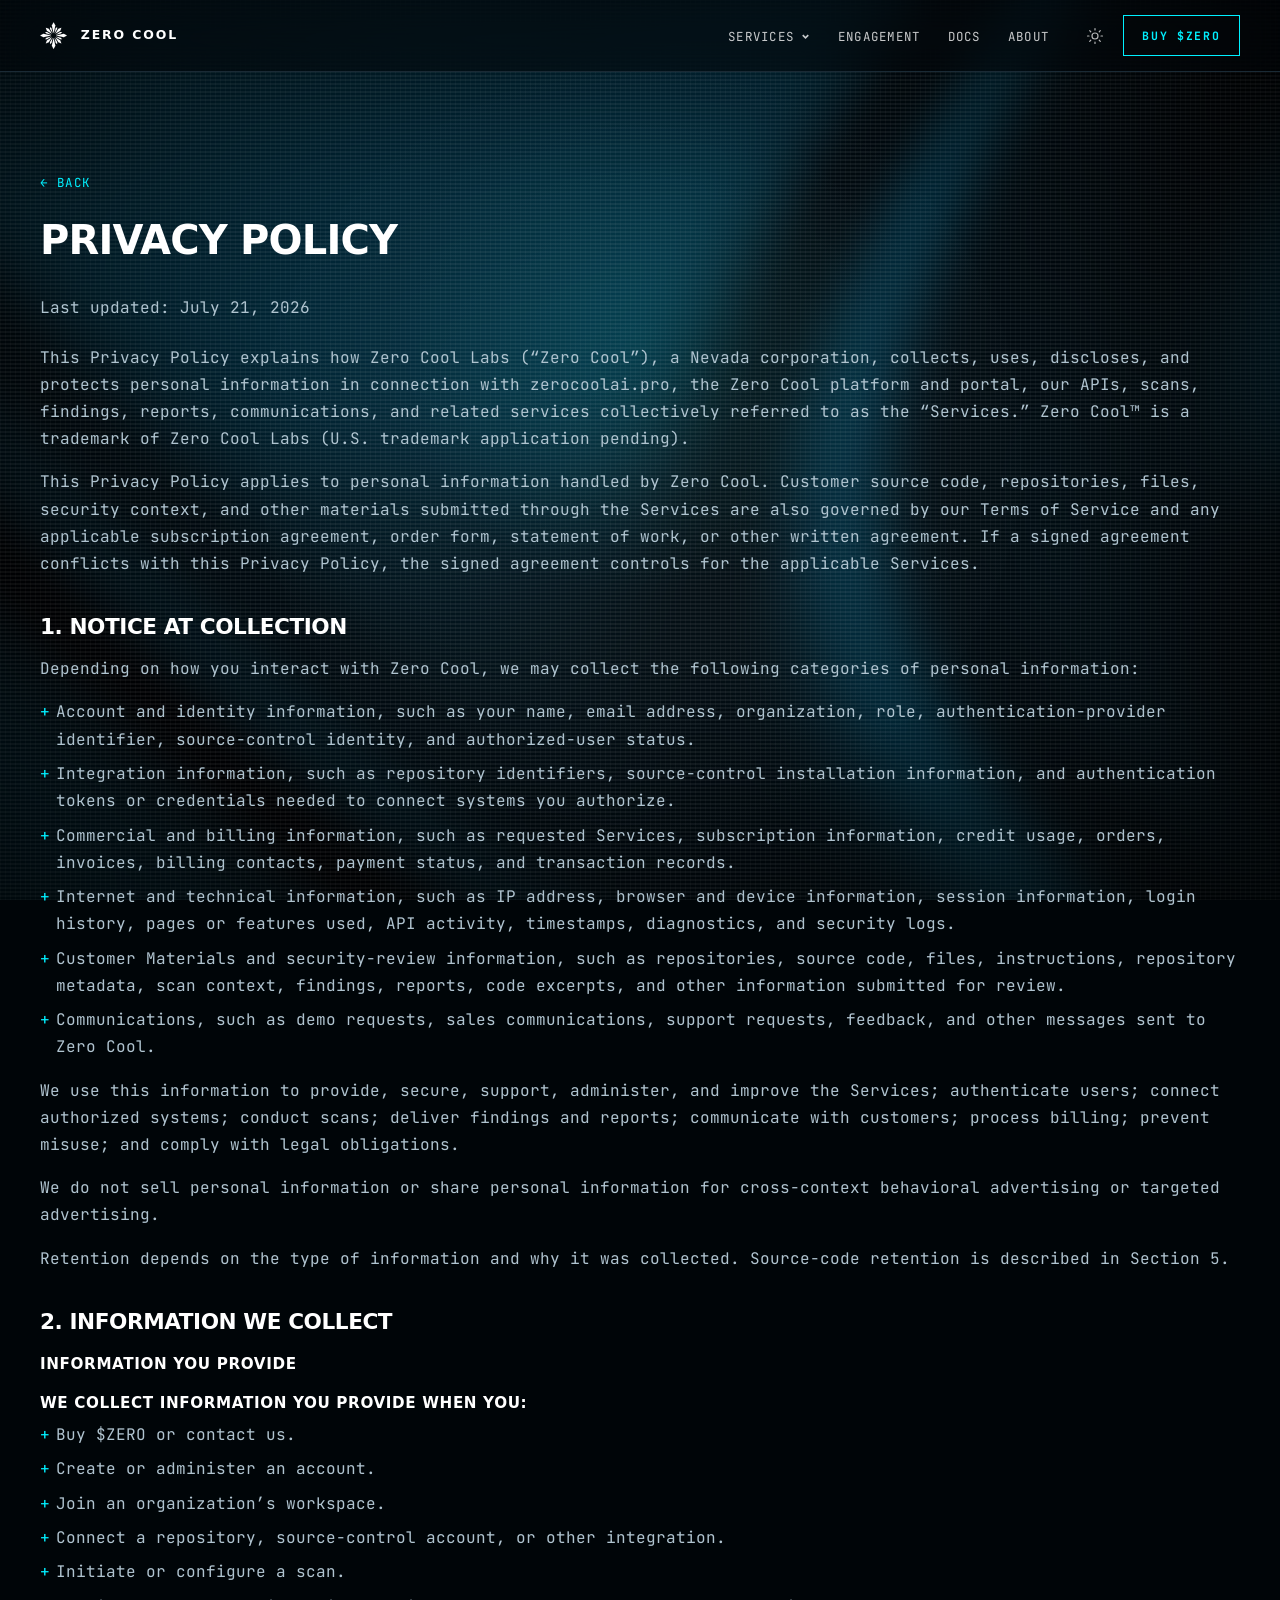
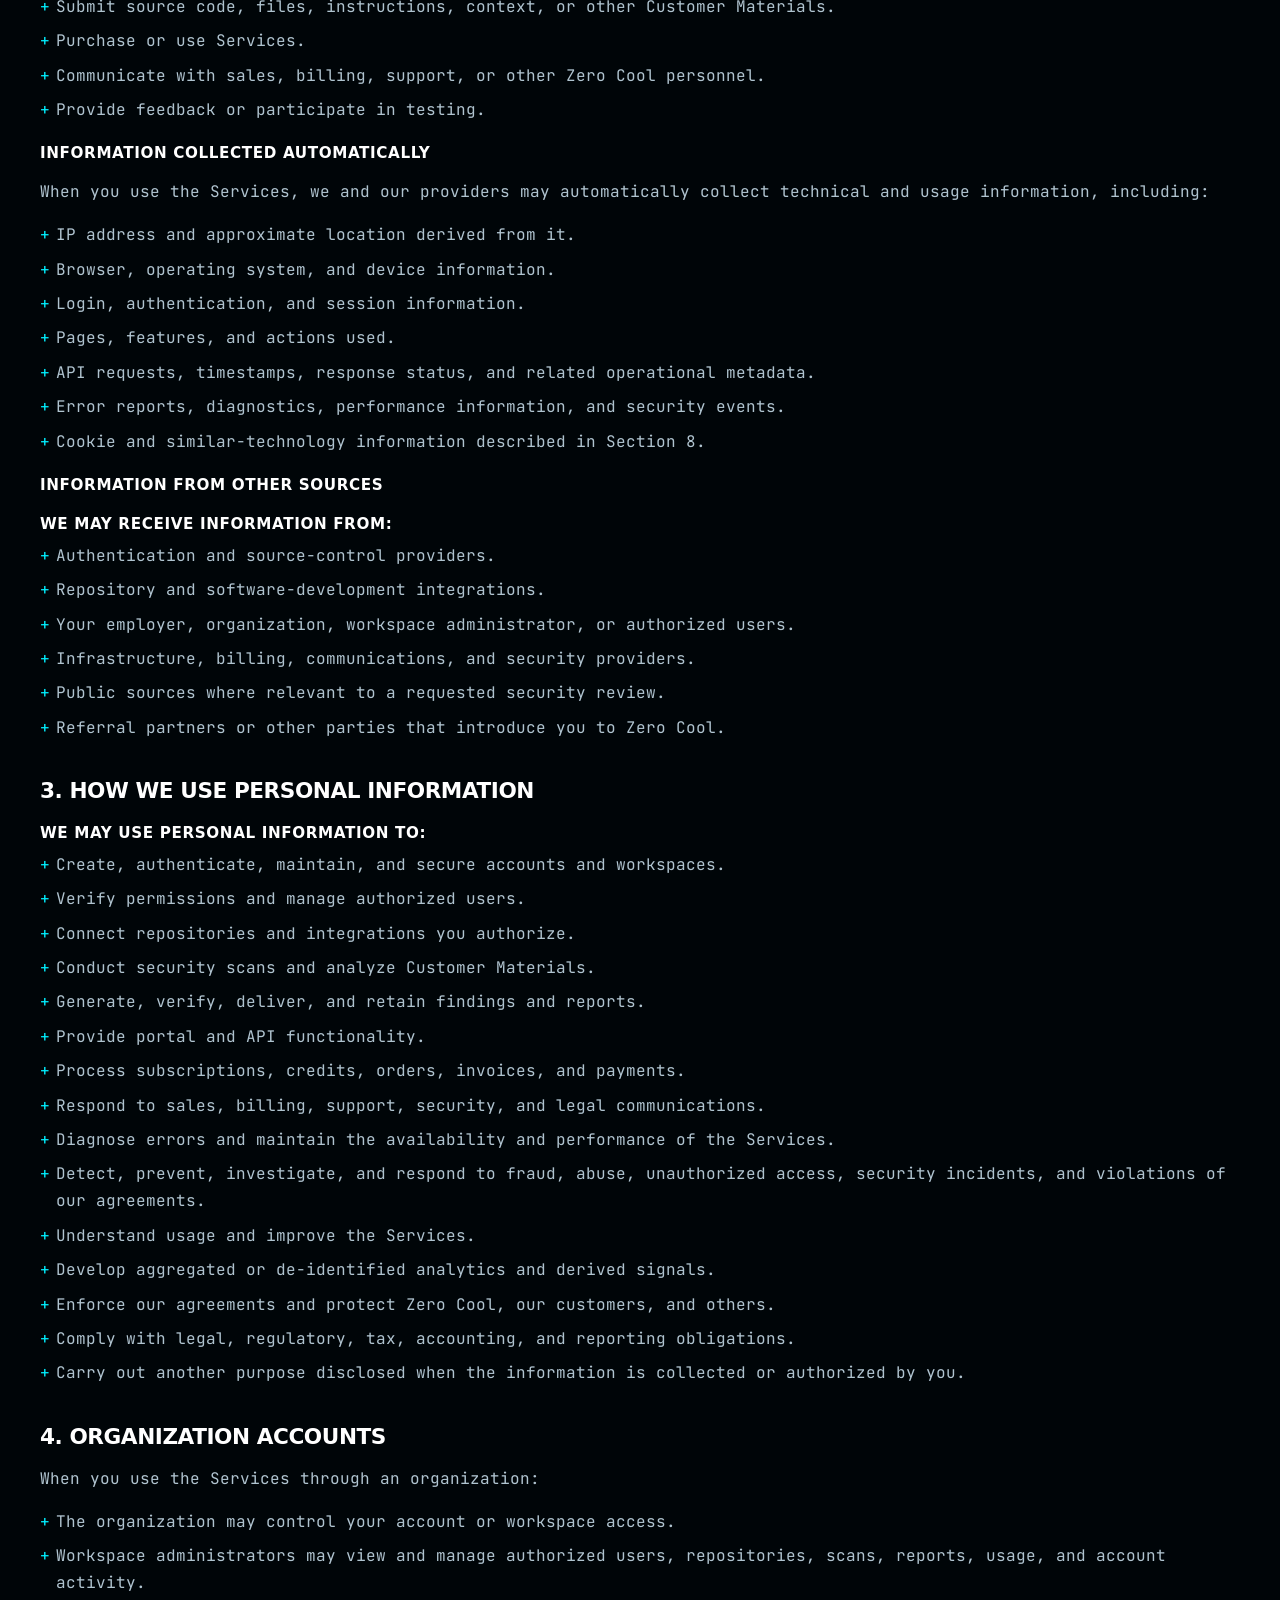
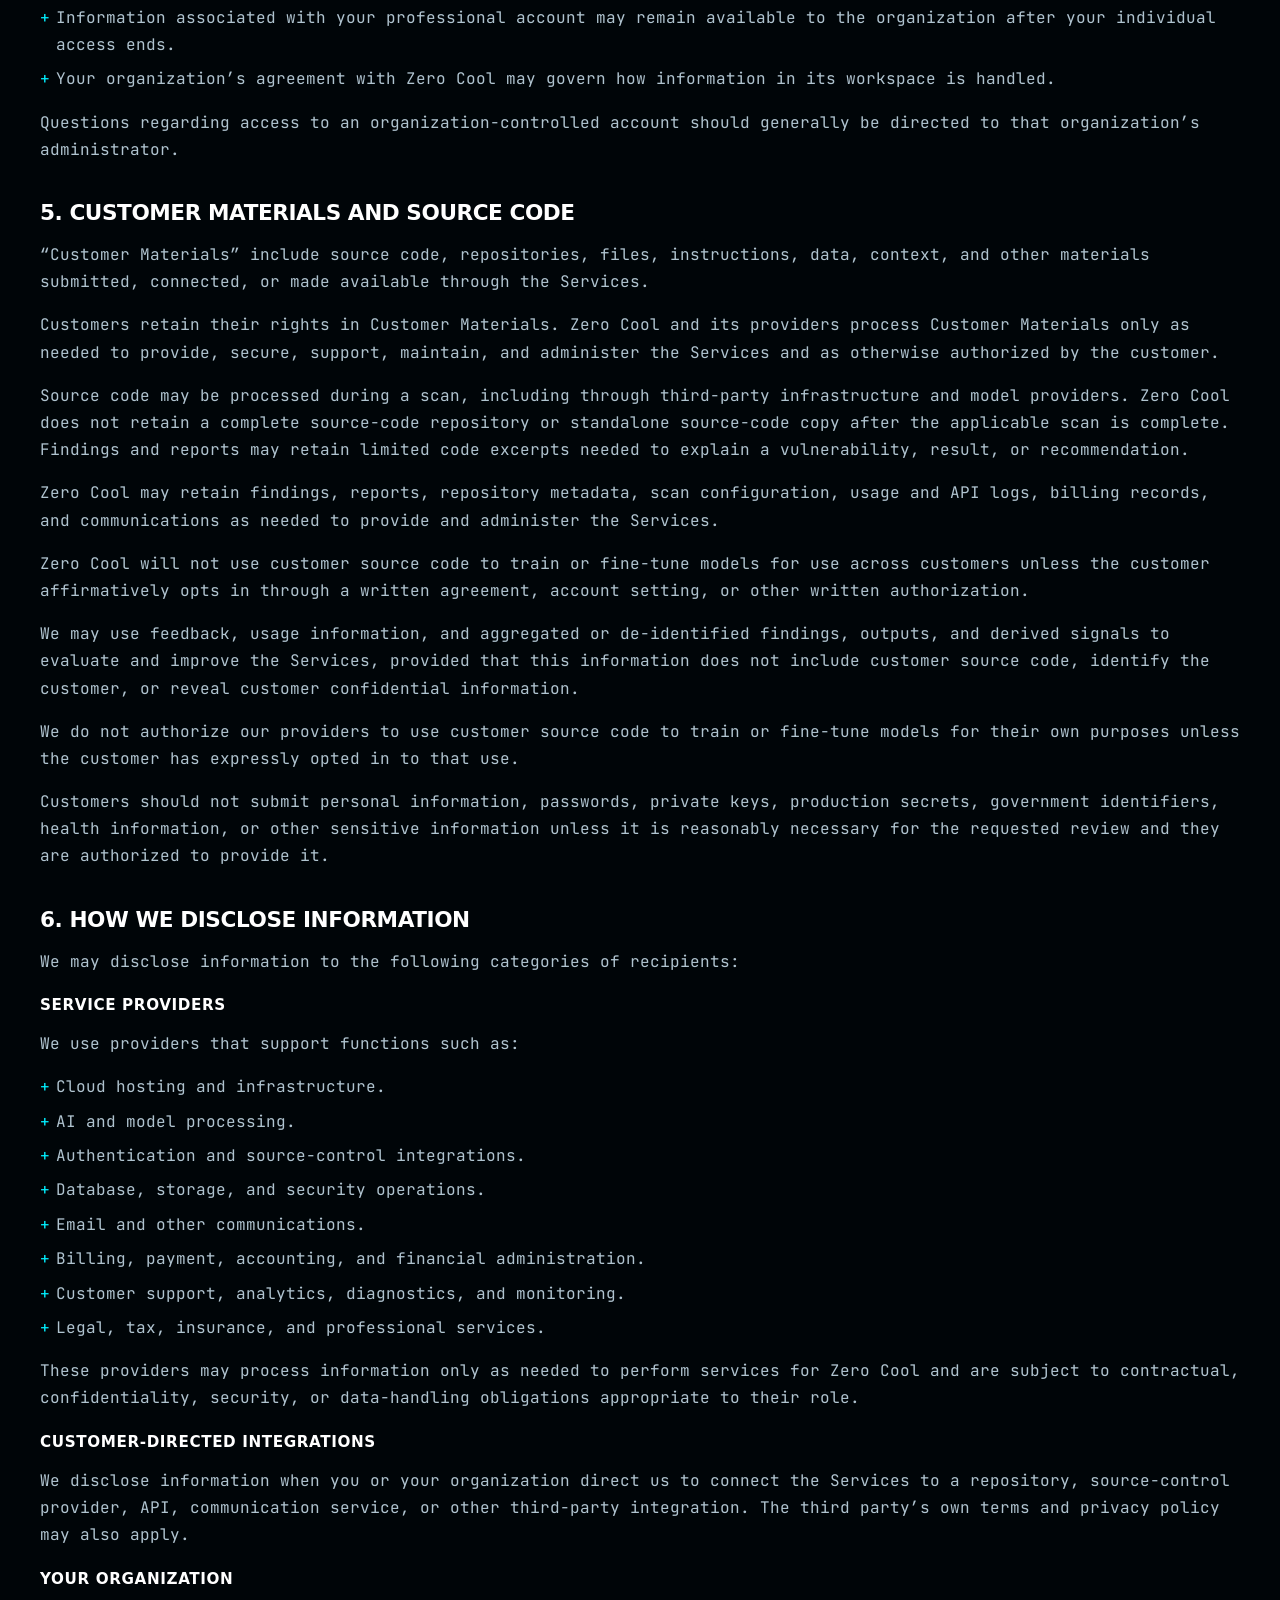
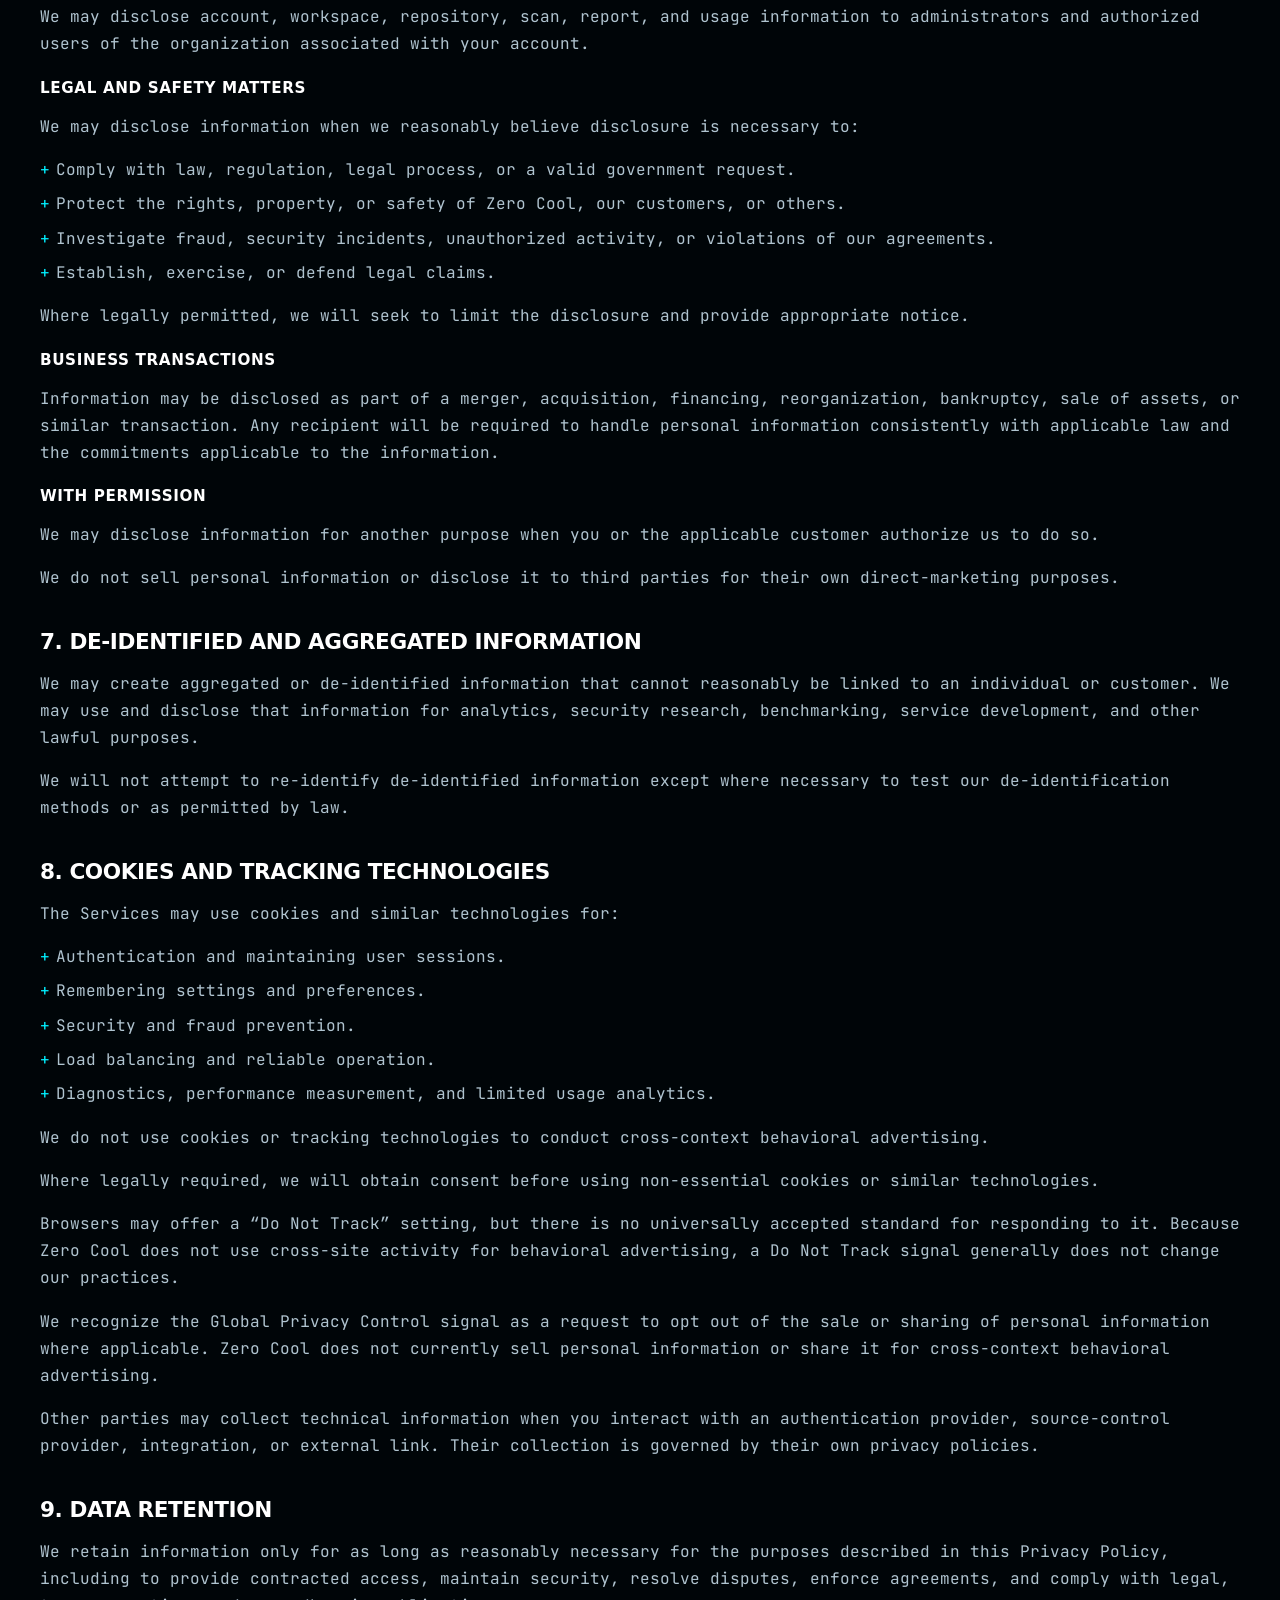
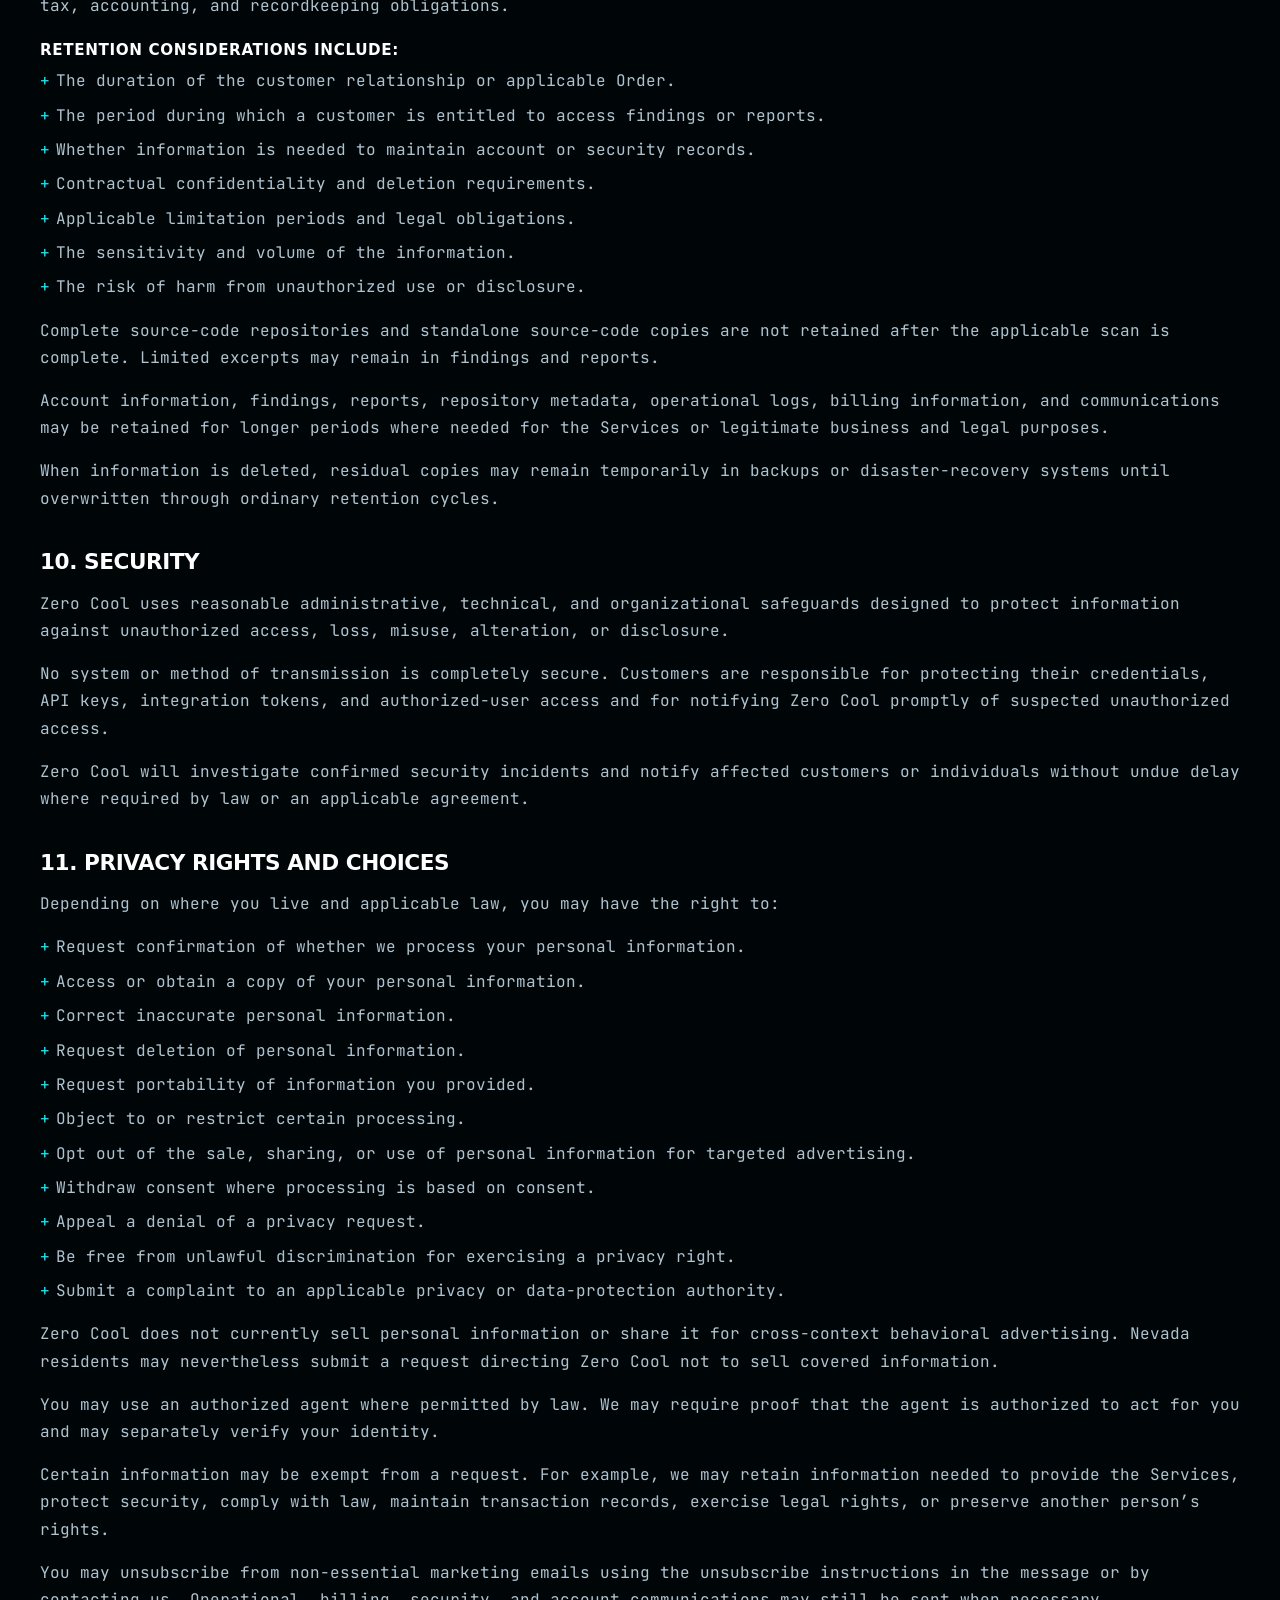
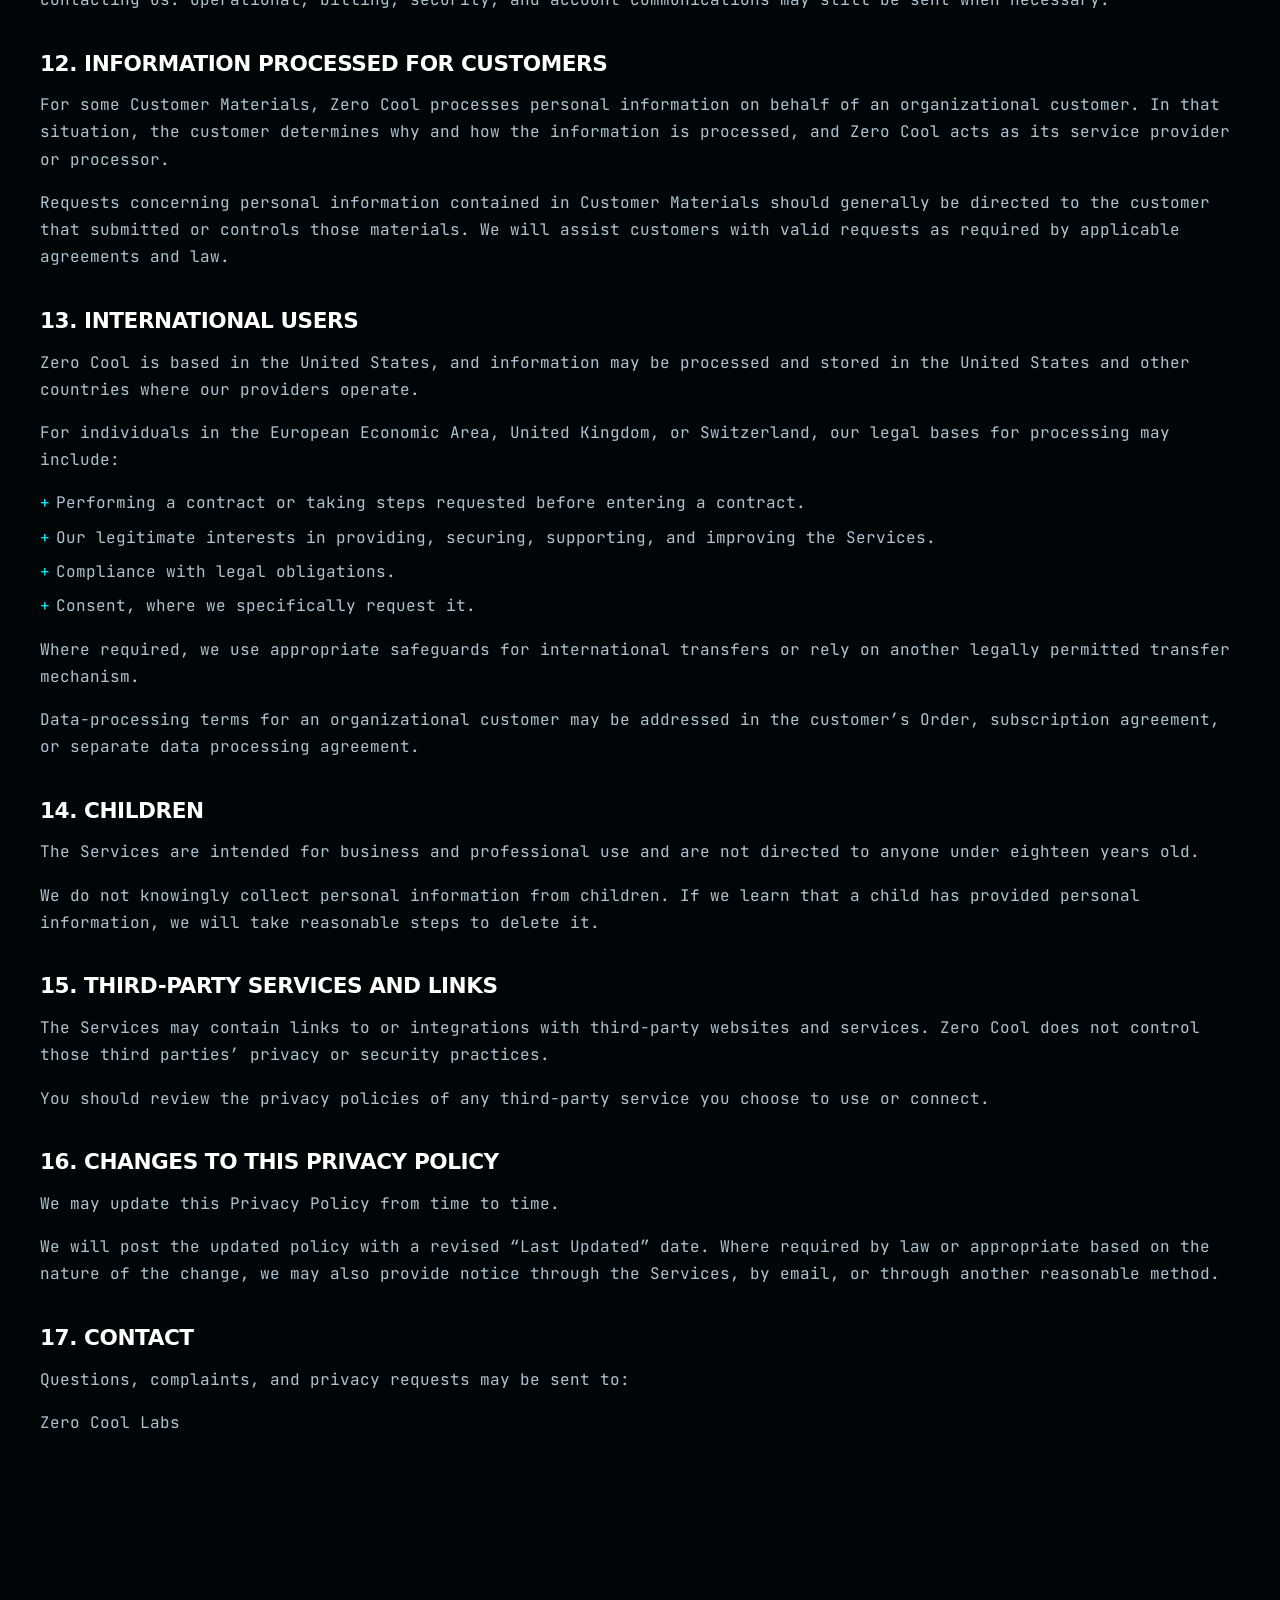
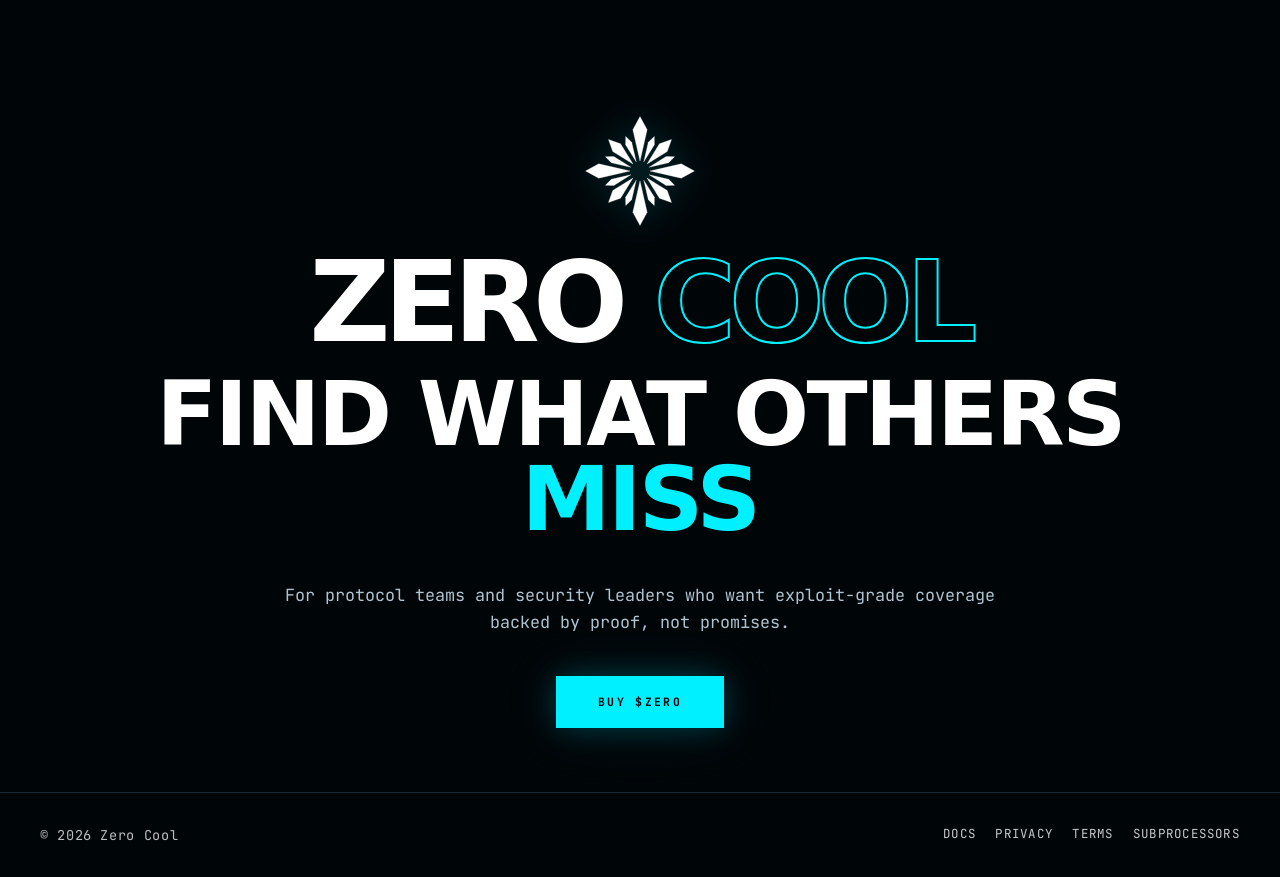
<file: privacy.html>
<!DOCTYPE html>
<html lang="en">
<head>
  <meta charset="utf-8">
  <meta name="viewport" content="width=device-width, initial-scale=1">
  <title>Privacy Policy — Zero Cool</title>
  <meta name="description" content="How Zero Cool collects, uses, and protects personal information.">
  <link rel="icon" href="favicon.svg" type="image/svg+xml">
  <link rel="preconnect" href="https://fonts.googleapis.com">
  <link rel="preconnect" href="https://fonts.gstatic.com" crossorigin>
  <link href="https://fonts.googleapis.com/css2?family=Syncopate:wght@400;700&family=JetBrains+Mono:wght@400;500;600;700&display=swap" rel="stylesheet">
  <link rel="stylesheet" href="css/styles.css">
  <script>try{if(localStorage.getItem("zc-theme")==="light")document.documentElement.setAttribute("data-theme","light")}catch(e){}</script>
</head>
<body data-root="">
  <canvas id="plasma" class="plasma" aria-hidden="true"></canvas>
  <div class="grain"></div>
  <div class="vignette"></div>
  <div class="glow"></div>
  <header class="nav">
    <a class="brand" href="index.html"><span class="star" data-star></span>Zero Cool</a>
    <div class="nav-desktop">
      <ul class="nav-links">
        <li class="svc" data-services>
          <button class="svc-btn" type="button" aria-expanded="false">Services
            <svg width="11" height="11" viewBox="0 0 12 12" fill="none" stroke="currentColor" stroke-width="1.8"><path d="M3 4.5l3 3 3-3"/></svg>
          </button>
          <div class="menu">
            <a href="services/defi.html">DeFi</a>
            <a href="services/bridges.html">Bridges</a>
            <a href="services/l2-infrastructure.html">L2 Infrastructure</a>
            <a href="services/formal-verification.html">Formal Verification</a>
          </div>
        </li>
        <li><a href="index.html#engagement">Engagement</a></li>
        <li><a href="docs.html">Docs</a></li>
        <li><a href="about.html">About</a></li>
      </ul>
      <div class="nav-actions">
        <button class="icon-btn" type="button" data-theme-toggle aria-label="Switch to light theme"></button>
        <a class="btn btn-ghost" href="https://app.uniswap.org/#/swap?inputCurrency=eth&outputCurrency=0x34bdf88065352838f5a917ea039c8b9adecd9e78" target="_blank" rel="noopener noreferrer">Buy $ZERO</a>
      </div>
    </div>
    <div class="nav-mobile">
      <button class="icon-btn" type="button" data-theme-toggle aria-label="Switch to light theme"></button>
      <button class="burger" type="button" data-burger aria-label="Toggle menu"><span></span><span></span><span></span></button>
    </div>
  </header>
  <div class="mobile-panel" data-panel>
    <a href="services/defi.html">DeFi</a>
    <a href="services/bridges.html">Bridges</a>
    <a href="services/l2-infrastructure.html">L2 Infrastructure</a>
    <a href="services/formal-verification.html">Formal Verification</a>
    <a href="index.html#engagement">Engagement</a>
    <a href="docs.html">Docs</a>
    <a href="about.html">About</a>
    <a href="https://app.uniswap.org/#/swap?inputCurrency=eth&outputCurrency=0x34bdf88065352838f5a917ea039c8b9adecd9e78" target="_blank" rel="noopener noreferrer">Buy $ZERO</a>
  </div>
  <main><section class="page"><div class="wrap legal"><a class="back" href="index.html">← Back</a><h1 class="h-section" style="margin-top:1.5rem">Privacy Policy</h1><p class="updated">Last updated: July 21, 2026</p><p>This Privacy Policy explains how Zero Cool Labs (“Zero Cool”), a Nevada corporation, collects, uses, discloses, and protects personal information in connection with zerocoolai.pro, the Zero Cool platform and portal, our APIs, scans, findings, reports, communications, and related services collectively referred to as the “Services.” Zero Cool™ is a trademark of Zero Cool Labs (U.S. trademark application pending).</p><p>This Privacy Policy applies to personal information handled by Zero Cool. Customer source code, repositories, files, security context, and other materials submitted through the Services are also governed by our Terms of Service and any applicable subscription agreement, order form, statement of work, or other written agreement. If a signed agreement conflicts with this Privacy Policy, the signed agreement controls for the applicable Services.</p><h2>1. Notice At Collection</h2><p>Depending on how you interact with Zero Cool, we may collect the following categories of personal information:</p><ul><li>Account and identity information, such as your name, email address, organization, role, authentication-provider identifier, source-control identity, and authorized-user status.</li><li>Integration information, such as repository identifiers, source-control installation information, and authentication tokens or credentials needed to connect systems you authorize.</li><li>Commercial and billing information, such as requested Services, subscription information, credit usage, orders, invoices, billing contacts, payment status, and transaction records.</li><li>Internet and technical information, such as IP address, browser and device information, session information, login history, pages or features used, API activity, timestamps, diagnostics, and security logs.</li><li>Customer Materials and security-review information, such as repositories, source code, files, instructions, repository metadata, scan context, findings, reports, code excerpts, and other information submitted for review.</li><li>Communications, such as demo requests, sales communications, support requests, feedback, and other messages sent to Zero Cool.</li></ul><p>We use this information to provide, secure, support, administer, and improve the Services; authenticate users; connect authorized systems; conduct scans; deliver findings and reports; communicate with customers; process billing; prevent misuse; and comply with legal obligations.</p><p>We do not sell personal information or share personal information for cross-context behavioral advertising or targeted advertising.</p><p>Retention depends on the type of information and why it was collected. Source-code retention is described in Section 5.</p><h2>2. Information We Collect</h2><h3>Information you provide</h3><h3>We collect information you provide when you:</h3><ul><li>Buy $ZERO or contact us.</li><li>Create or administer an account.</li><li>Join an organization’s workspace.</li><li>Connect a repository, source-control account, or other integration.</li><li>Initiate or configure a scan.</li><li>Submit source code, files, instructions, context, or other Customer Materials.</li><li>Purchase or use Services.</li><li>Communicate with sales, billing, support, or other Zero Cool personnel.</li><li>Provide feedback or participate in testing.</li></ul><h3>Information collected automatically</h3><p>When you use the Services, we and our providers may automatically collect technical and usage information, including:</p><ul><li>IP address and approximate location derived from it.</li><li>Browser, operating system, and device information.</li><li>Login, authentication, and session information.</li><li>Pages, features, and actions used.</li><li>API requests, timestamps, response status, and related operational metadata.</li><li>Error reports, diagnostics, performance information, and security events.</li><li>Cookie and similar-technology information described in Section 8.</li></ul><h3>Information from other sources</h3><h3>We may receive information from:</h3><ul><li>Authentication and source-control providers.</li><li>Repository and software-development integrations.</li><li>Your employer, organization, workspace administrator, or authorized users.</li><li>Infrastructure, billing, communications, and security providers.</li><li>Public sources where relevant to a requested security review.</li><li>Referral partners or other parties that introduce you to Zero Cool.</li></ul><h2>3. How We Use Personal Information</h2><h3>We may use personal information to:</h3><ul><li>Create, authenticate, maintain, and secure accounts and workspaces.</li><li>Verify permissions and manage authorized users.</li><li>Connect repositories and integrations you authorize.</li><li>Conduct security scans and analyze Customer Materials.</li><li>Generate, verify, deliver, and retain findings and reports.</li><li>Provide portal and API functionality.</li><li>Process subscriptions, credits, orders, invoices, and payments.</li><li>Respond to sales, billing, support, security, and legal communications.</li><li>Diagnose errors and maintain the availability and performance of the Services.</li><li>Detect, prevent, investigate, and respond to fraud, abuse, unauthorized access, security incidents, and violations of our agreements.</li><li>Understand usage and improve the Services.</li><li>Develop aggregated or de-identified analytics and derived signals.</li><li>Enforce our agreements and protect Zero Cool, our customers, and others.</li><li>Comply with legal, regulatory, tax, accounting, and reporting obligations.</li><li>Carry out another purpose disclosed when the information is collected or authorized by you.</li></ul><h2>4. Organization Accounts</h2><p>When you use the Services through an organization:</p><ul><li>The organization may control your account or workspace access.</li><li>Workspace administrators may view and manage authorized users, repositories, scans, reports, usage, and account activity.</li><li>Information associated with your professional account may remain available to the organization after your individual access ends.</li><li>Your organization’s agreement with Zero Cool may govern how information in its workspace is handled.</li></ul><p>Questions regarding access to an organization-controlled account should generally be directed to that organization’s administrator.</p><h2>5. Customer Materials And Source Code</h2><p>“Customer Materials” include source code, repositories, files, instructions, data, context, and other materials submitted, connected, or made available through the Services.</p><p>Customers retain their rights in Customer Materials. Zero Cool and its providers process Customer Materials only as needed to provide, secure, support, maintain, and administer the Services and as otherwise authorized by the customer.</p><p>Source code may be processed during a scan, including through third-party infrastructure and model providers. Zero Cool does not retain a complete source-code repository or standalone source-code copy after the applicable scan is complete. Findings and reports may retain limited code excerpts needed to explain a vulnerability, result, or recommendation.</p><p>Zero Cool may retain findings, reports, repository metadata, scan configuration, usage and API logs, billing records, and communications as needed to provide and administer the Services.</p><p>Zero Cool will not use customer source code to train or fine-tune models for use across customers unless the customer affirmatively opts in through a written agreement, account setting, or other written authorization.</p><p>We may use feedback, usage information, and aggregated or de-identified findings, outputs, and derived signals to evaluate and improve the Services, provided that this information does not include customer source code, identify the customer, or reveal customer confidential information.</p><p>We do not authorize our providers to use customer source code to train or fine-tune models for their own purposes unless the customer has expressly opted in to that use.</p><p>Customers should not submit personal information, passwords, private keys, production secrets, government identifiers, health information, or other sensitive information unless it is reasonably necessary for the requested review and they are authorized to provide it.</p><h2>6. How We Disclose Information</h2><p>We may disclose information to the following categories of recipients:</p><h3>Service providers</h3><p>We use providers that support functions such as:</p><ul><li>Cloud hosting and infrastructure.</li><li>AI and model processing.</li><li>Authentication and source-control integrations.</li><li>Database, storage, and security operations.</li><li>Email and other communications.</li><li>Billing, payment, accounting, and financial administration.</li><li>Customer support, analytics, diagnostics, and monitoring.</li><li>Legal, tax, insurance, and professional services.</li></ul><p>These providers may process information only as needed to perform services for Zero Cool and are subject to contractual, confidentiality, security, or data-handling obligations appropriate to their role.</p><h3>Customer-directed integrations</h3><p>We disclose information when you or your organization direct us to connect the Services to a repository, source-control provider, API, communication service, or other third-party integration. The third party’s own terms and privacy policy may also apply.</p><h3>Your organization</h3><p>We may disclose account, workspace, repository, scan, report, and usage information to administrators and authorized users of the organization associated with your account.</p><h3>Legal and safety matters</h3><p>We may disclose information when we reasonably believe disclosure is necessary to:</p><ul><li>Comply with law, regulation, legal process, or a valid government request.</li><li>Protect the rights, property, or safety of Zero Cool, our customers, or others.</li><li>Investigate fraud, security incidents, unauthorized activity, or violations of our agreements.</li><li>Establish, exercise, or defend legal claims.</li></ul><p>Where legally permitted, we will seek to limit the disclosure and provide appropriate notice.</p><h3>Business transactions</h3><p>Information may be disclosed as part of a merger, acquisition, financing, reorganization, bankruptcy, sale of assets, or similar transaction. Any recipient will be required to handle personal information consistently with applicable law and the commitments applicable to the information.</p><h3>With permission</h3><p>We may disclose information for another purpose when you or the applicable customer authorize us to do so.</p><p>We do not sell personal information or disclose it to third parties for their own direct-marketing purposes.</p><h2>7. De-Identified And Aggregated Information</h2><p>We may create aggregated or de-identified information that cannot reasonably be linked to an individual or customer. We may use and disclose that information for analytics, security research, benchmarking, service development, and other lawful purposes.</p><p>We will not attempt to re-identify de-identified information except where necessary to test our de-identification methods or as permitted by law.</p><h2>8. Cookies And Tracking Technologies</h2><p>The Services may use cookies and similar technologies for:</p><ul><li>Authentication and maintaining user sessions.</li><li>Remembering settings and preferences.</li><li>Security and fraud prevention.</li><li>Load balancing and reliable operation.</li><li>Diagnostics, performance measurement, and limited usage analytics.</li></ul><p>We do not use cookies or tracking technologies to conduct cross-context behavioral advertising.</p><p>Where legally required, we will obtain consent before using non-essential cookies or similar technologies.</p><p>Browsers may offer a “Do Not Track” setting, but there is no universally accepted standard for responding to it. Because Zero Cool does not use cross-site activity for behavioral advertising, a Do Not Track signal generally does not change our practices.</p><p>We recognize the Global Privacy Control signal as a request to opt out of the sale or sharing of personal information where applicable. Zero Cool does not currently sell personal information or share it for cross-context behavioral advertising.</p><p>Other parties may collect technical information when you interact with an authentication provider, source-control provider, integration, or external link. Their collection is governed by their own privacy policies.</p><h2>9. Data Retention</h2><p>We retain information only for as long as reasonably necessary for the purposes described in this Privacy Policy, including to provide contracted access, maintain security, resolve disputes, enforce agreements, and comply with legal, tax, accounting, and recordkeeping obligations.</p><h3>Retention considerations include:</h3><ul><li>The duration of the customer relationship or applicable Order.</li><li>The period during which a customer is entitled to access findings or reports.</li><li>Whether information is needed to maintain account or security records.</li><li>Contractual confidentiality and deletion requirements.</li><li>Applicable limitation periods and legal obligations.</li><li>The sensitivity and volume of the information.</li><li>The risk of harm from unauthorized use or disclosure.</li></ul><p>Complete source-code repositories and standalone source-code copies are not retained after the applicable scan is complete. Limited excerpts may remain in findings and reports.</p><p>Account information, findings, reports, repository metadata, operational logs, billing information, and communications may be retained for longer periods where needed for the Services or legitimate business and legal purposes.</p><p>When information is deleted, residual copies may remain temporarily in backups or disaster-recovery systems until overwritten through ordinary retention cycles.</p><h2>10. Security</h2><p>Zero Cool uses reasonable administrative, technical, and organizational safeguards designed to protect information against unauthorized access, loss, misuse, alteration, or disclosure.</p><p>No system or method of transmission is completely secure. Customers are responsible for protecting their credentials, API keys, integration tokens, and authorized-user access and for notifying Zero Cool promptly of suspected unauthorized access.</p><p>Zero Cool will investigate confirmed security incidents and notify affected customers or individuals without undue delay where required by law or an applicable agreement.</p><h2>11. Privacy Rights And Choices</h2><p>Depending on where you live and applicable law, you may have the right to:</p><ul><li>Request confirmation of whether we process your personal information.</li><li>Access or obtain a copy of your personal information.</li><li>Correct inaccurate personal information.</li><li>Request deletion of personal information.</li><li>Request portability of information you provided.</li><li>Object to or restrict certain processing.</li><li>Opt out of the sale, sharing, or use of personal information for targeted advertising.</li><li>Withdraw consent where processing is based on consent.</li><li>Appeal a denial of a privacy request.</li><li>Be free from unlawful discrimination for exercising a privacy right.</li><li>Submit a complaint to an applicable privacy or data-protection authority.</li></ul><p>Zero Cool does not currently sell personal information or share it for cross-context behavioral advertising. Nevada residents may nevertheless submit a request directing Zero Cool not to sell covered information.</p><p>You may use an authorized agent where permitted by law. We may require proof that the agent is authorized to act for you and may separately verify your identity.</p><p>Certain information may be exempt from a request. For example, we may retain information needed to provide the Services, protect security, comply with law, maintain transaction records, exercise legal rights, or preserve another person’s rights.</p><p>You may unsubscribe from non-essential marketing emails using the unsubscribe instructions in the message or by contacting us. Operational, billing, security, and account communications may still be sent when necessary.</p><h2>12. Information Processed For Customers</h2><p>For some Customer Materials, Zero Cool processes personal information on behalf of an organizational customer. In that situation, the customer determines why and how the information is processed, and Zero Cool acts as its service provider or processor.</p><p>Requests concerning personal information contained in Customer Materials should generally be directed to the customer that submitted or controls those materials. We will assist customers with valid requests as required by applicable agreements and law.</p><h2>13. International Users</h2><p>Zero Cool is based in the United States, and information may be processed and stored in the United States and other countries where our providers operate.</p><p>For individuals in the European Economic Area, United Kingdom, or Switzerland, our legal bases for processing may include:</p><ul><li>Performing a contract or taking steps requested before entering a contract.</li><li>Our legitimate interests in providing, securing, supporting, and improving the Services.</li><li>Compliance with legal obligations.</li><li>Consent, where we specifically request it.</li></ul><p>Where required, we use appropriate safeguards for international transfers or rely on another legally permitted transfer mechanism.</p><p>Data-processing terms for an organizational customer may be addressed in the customer’s Order, subscription agreement, or separate data processing agreement.</p><h2>14. Children</h2><p>The Services are intended for business and professional use and are not directed to anyone under eighteen years old.</p><p>We do not knowingly collect personal information from children. If we learn that a child has provided personal information, we will take reasonable steps to delete it.</p><h2>15. Third-Party Services And Links</h2><p>The Services may contain links to or integrations with third-party websites and services. Zero Cool does not control those third parties’ privacy or security practices.</p><p>You should review the privacy policies of any third-party service you choose to use or connect.</p><h2>16. Changes To This Privacy Policy</h2><p>We may update this Privacy Policy from time to time.</p><p>We will post the updated policy with a revised “Last Updated” date. Where required by law or appropriate based on the nature of the change, we may also provide notice through the Services, by email, or through another reasonable method.</p><h2>17. Contact</h2><p>Questions, complaints, and privacy requests may be sent to:</p><p>Zero Cool Labs</p></div></section>
    <section class="join" id="join">
      <div class="star" data-star></div>
      <div class="wordmark"><span>ZERO</span> <span class="out">COOL</span></div>
      <h2>Find what others<br><em>miss</em></h2>
      <p class="copy">For protocol teams and security leaders who want exploit-grade coverage backed by proof, not promises.</p>
      <a class="btn btn-solid btn-lg" href="https://app.uniswap.org/#/swap?inputCurrency=eth&outputCurrency=0x34bdf88065352838f5a917ea039c8b9adecd9e78" target="_blank" rel="noopener noreferrer">Buy $ZERO</a>
    </section>
  </main>
  <footer class="foot"><div class="wrap"><span>© 2026 Zero Cool</span><nav>
    <a href="docs.html">Docs</a>
    <a href="privacy.html">Privacy</a>
    <a href="terms.html">Terms</a>
    <a href="subprocessors.html">Subprocessors</a>
  </nav></div></footer>
  <script src="js/main.js"></script>
</body>
</html>
</file>
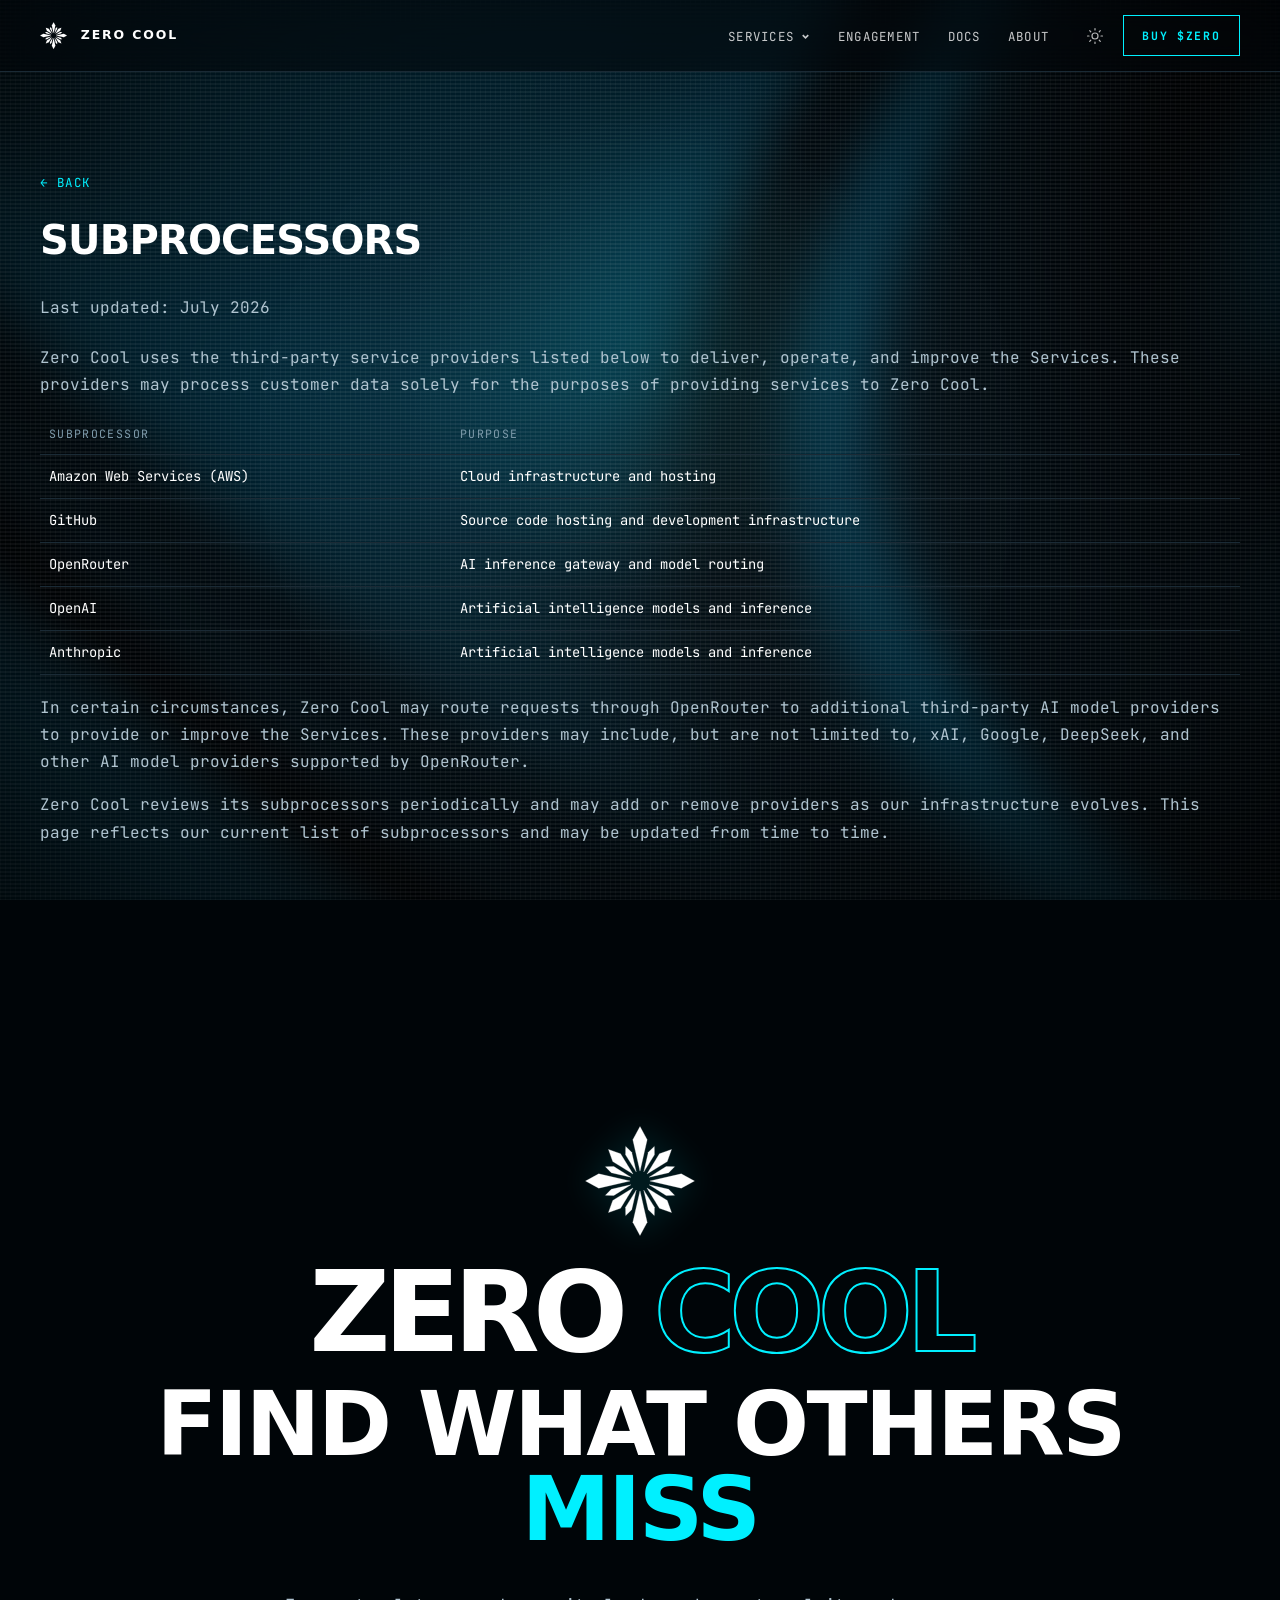
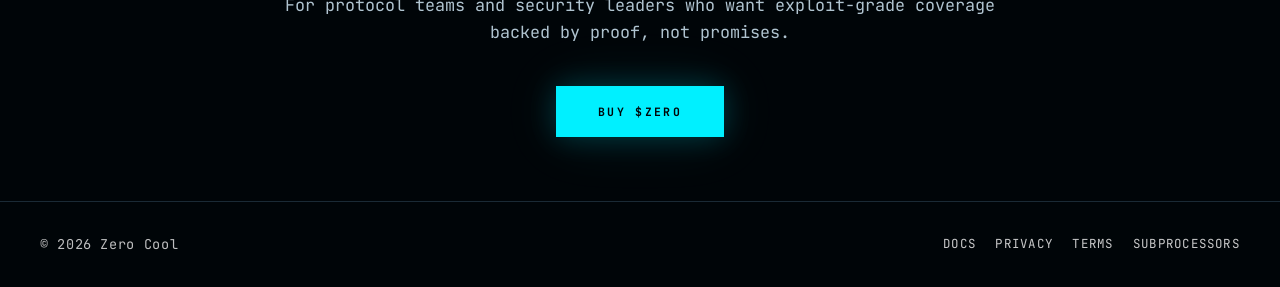
<file: subprocessors.html>
<!DOCTYPE html>
<html lang="en">
<head>
  <meta charset="utf-8">
  <meta name="viewport" content="width=device-width, initial-scale=1">
  <title>Subprocessors — Zero Cool</title>
  <meta name="description" content="Third-party service providers Zero Cool uses to deliver the Services.">
  <link rel="icon" href="favicon.svg" type="image/svg+xml">
  <link rel="preconnect" href="https://fonts.googleapis.com">
  <link rel="preconnect" href="https://fonts.gstatic.com" crossorigin>
  <link href="https://fonts.googleapis.com/css2?family=Syncopate:wght@400;700&family=JetBrains+Mono:wght@400;500;600;700&display=swap" rel="stylesheet">
  <link rel="stylesheet" href="css/styles.css">
  <script>try{if(localStorage.getItem("zc-theme")==="light")document.documentElement.setAttribute("data-theme","light")}catch(e){}</script>
</head>
<body data-root="">
  <canvas id="plasma" class="plasma" aria-hidden="true"></canvas>
  <div class="grain"></div>
  <div class="vignette"></div>
  <div class="glow"></div>
  <header class="nav">
    <a class="brand" href="index.html"><span class="star" data-star></span>Zero Cool</a>
    <div class="nav-desktop">
      <ul class="nav-links">
        <li class="svc" data-services>
          <button class="svc-btn" type="button" aria-expanded="false">Services
            <svg width="11" height="11" viewBox="0 0 12 12" fill="none" stroke="currentColor" stroke-width="1.8"><path d="M3 4.5l3 3 3-3"/></svg>
          </button>
          <div class="menu">
            <a href="services/defi.html">DeFi</a>
            <a href="services/bridges.html">Bridges</a>
            <a href="services/l2-infrastructure.html">L2 Infrastructure</a>
            <a href="services/formal-verification.html">Formal Verification</a>
          </div>
        </li>
        <li><a href="index.html#engagement">Engagement</a></li>
        <li><a href="docs.html">Docs</a></li>
        <li><a href="about.html">About</a></li>
      </ul>
      <div class="nav-actions">
        <button class="icon-btn" type="button" data-theme-toggle aria-label="Switch to light theme"></button>
        <a class="btn btn-ghost" href="https://app.uniswap.org/#/swap?inputCurrency=eth&outputCurrency=0x34bdf88065352838f5a917ea039c8b9adecd9e78" target="_blank" rel="noopener noreferrer">Buy $ZERO</a>
      </div>
    </div>
    <div class="nav-mobile">
      <button class="icon-btn" type="button" data-theme-toggle aria-label="Switch to light theme"></button>
      <button class="burger" type="button" data-burger aria-label="Toggle menu"><span></span><span></span><span></span></button>
    </div>
  </header>
  <div class="mobile-panel" data-panel>
    <a href="services/defi.html">DeFi</a>
    <a href="services/bridges.html">Bridges</a>
    <a href="services/l2-infrastructure.html">L2 Infrastructure</a>
    <a href="services/formal-verification.html">Formal Verification</a>
    <a href="index.html#engagement">Engagement</a>
    <a href="docs.html">Docs</a>
    <a href="about.html">About</a>
    <a href="https://app.uniswap.org/#/swap?inputCurrency=eth&outputCurrency=0x34bdf88065352838f5a917ea039c8b9adecd9e78" target="_blank" rel="noopener noreferrer">Buy $ZERO</a>
  </div>
  <main><section class="page"><div class="wrap legal">
  <a class="back" href="index.html">← Back</a>
  <h1 class="h-section" style="margin-top:1.5rem">Subprocessors</h1>
  <p class="updated">Last updated: July 2026</p>
  <p>Zero Cool uses the third-party service providers listed below to deliver, operate, and improve the Services. These providers may process customer data solely for the purposes of providing services to Zero Cool.</p>
  <table>
    <thead><tr><th>Subprocessor</th><th>Purpose</th></tr></thead>
    <tbody>
      <tr><td>Amazon Web Services (AWS)</td><td>Cloud infrastructure and hosting</td></tr>
      <tr><td>GitHub</td><td>Source code hosting and development infrastructure</td></tr>
      <tr><td>OpenRouter</td><td>AI inference gateway and model routing</td></tr>
      <tr><td>OpenAI</td><td>Artificial intelligence models and inference</td></tr>
      <tr><td>Anthropic</td><td>Artificial intelligence models and inference</td></tr>
    </tbody>
  </table>
  <p>In certain circumstances, Zero Cool may route requests through OpenRouter to additional third-party AI model providers to provide or improve the Services. These providers may include, but are not limited to, xAI, Google, DeepSeek, and other AI model providers supported by OpenRouter.</p>
  <p>Zero Cool reviews its subprocessors periodically and may add or remove providers as our infrastructure evolves. This page reflects our current list of subprocessors and may be updated from time to time.</p>
</div></section>
    <section class="join" id="join">
      <div class="star" data-star></div>
      <div class="wordmark"><span>ZERO</span> <span class="out">COOL</span></div>
      <h2>Find what others<br><em>miss</em></h2>
      <p class="copy">For protocol teams and security leaders who want exploit-grade coverage backed by proof, not promises.</p>
      <a class="btn btn-solid btn-lg" href="https://app.uniswap.org/#/swap?inputCurrency=eth&outputCurrency=0x34bdf88065352838f5a917ea039c8b9adecd9e78" target="_blank" rel="noopener noreferrer">Buy $ZERO</a>
    </section>
  </main>
  <footer class="foot"><div class="wrap"><span>© 2026 Zero Cool</span><nav>
    <a href="docs.html">Docs</a>
    <a href="privacy.html">Privacy</a>
    <a href="terms.html">Terms</a>
    <a href="subprocessors.html">Subprocessors</a>
  </nav></div></footer>
  <script src="js/main.js"></script>
</body>
</html>
</file>
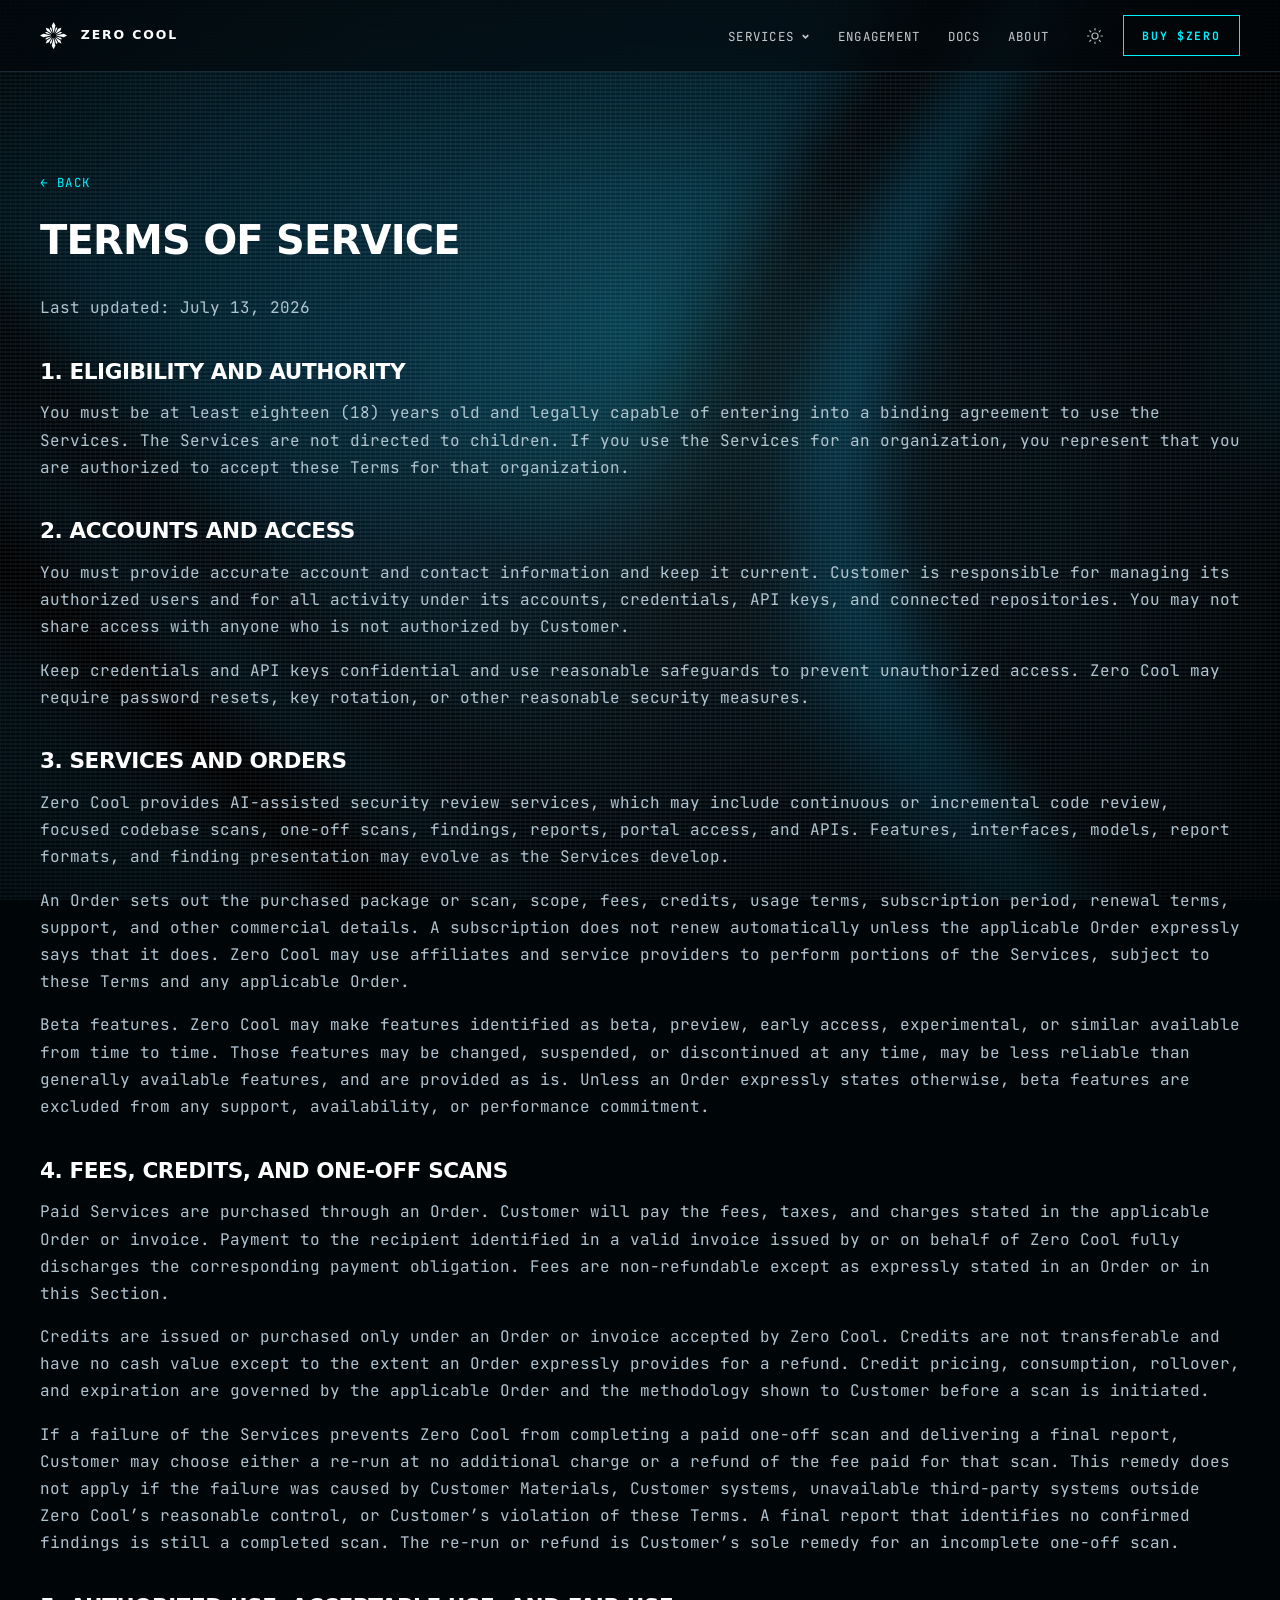
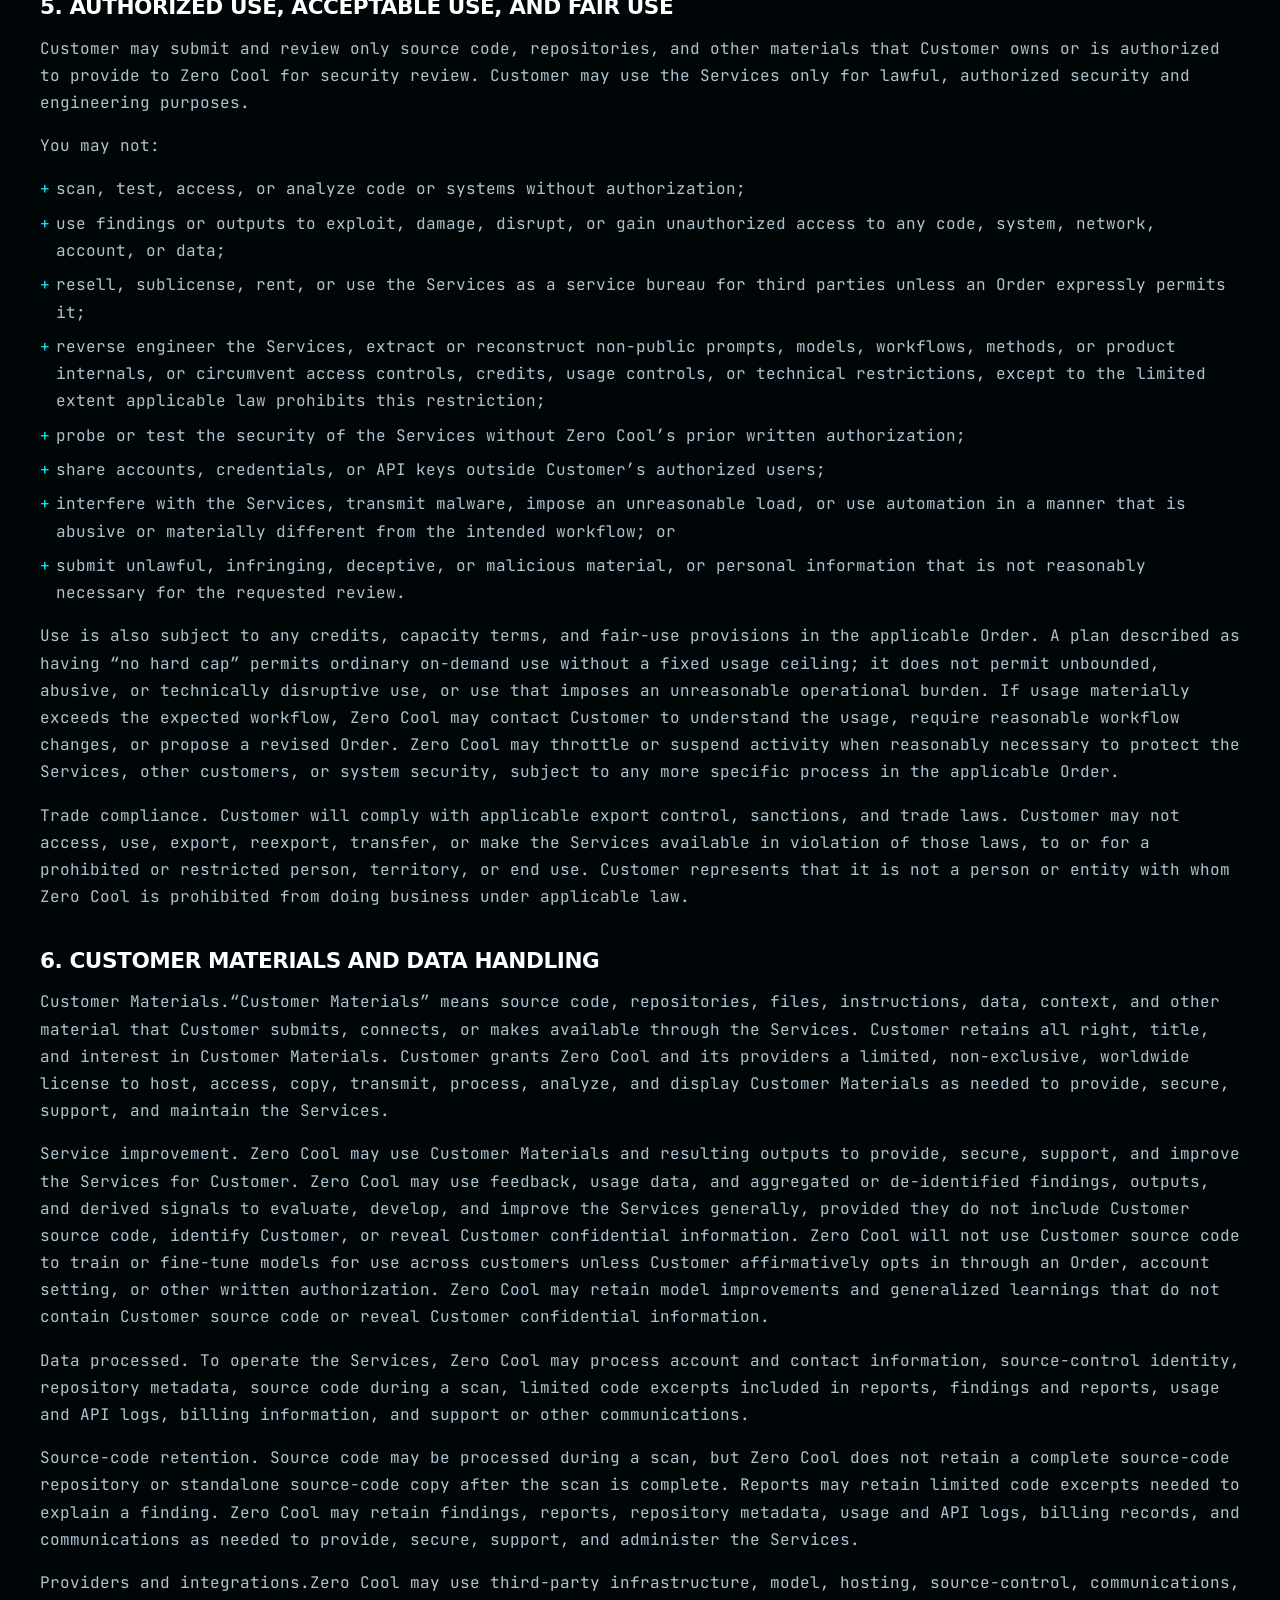
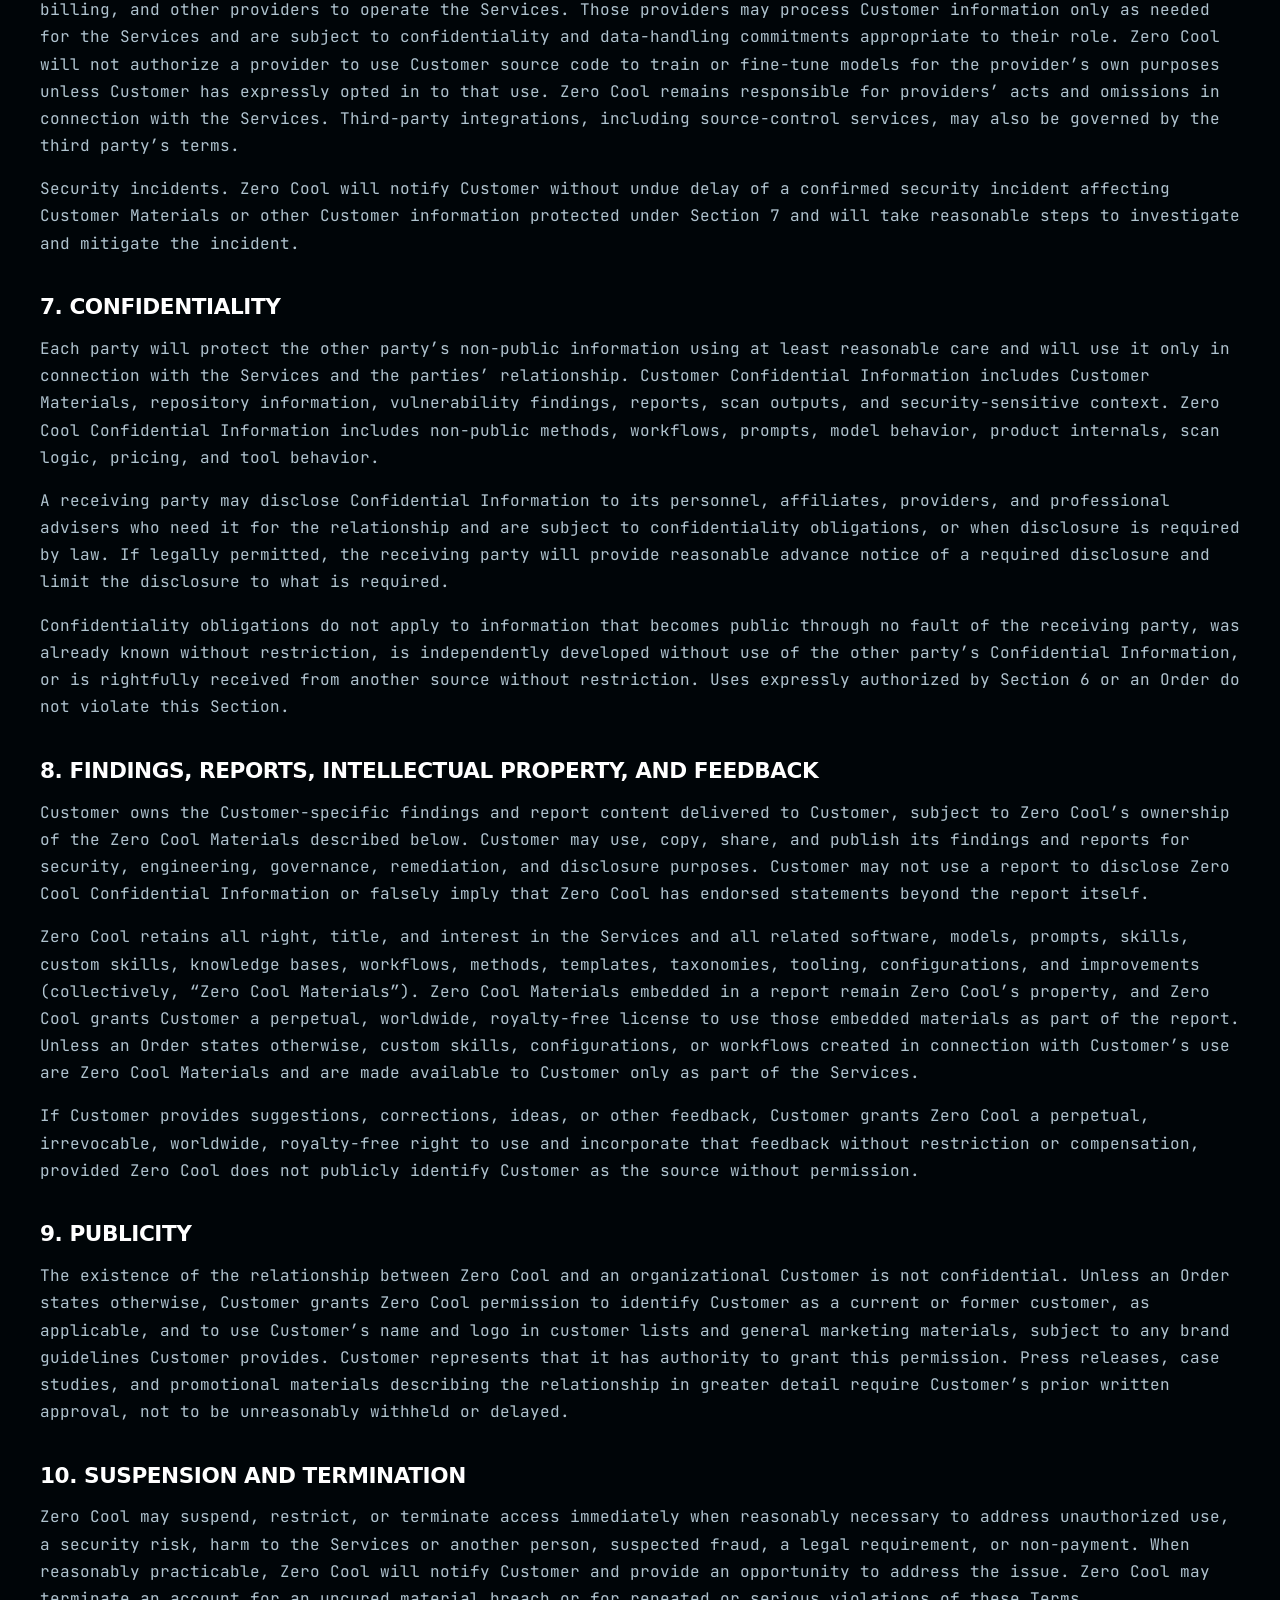
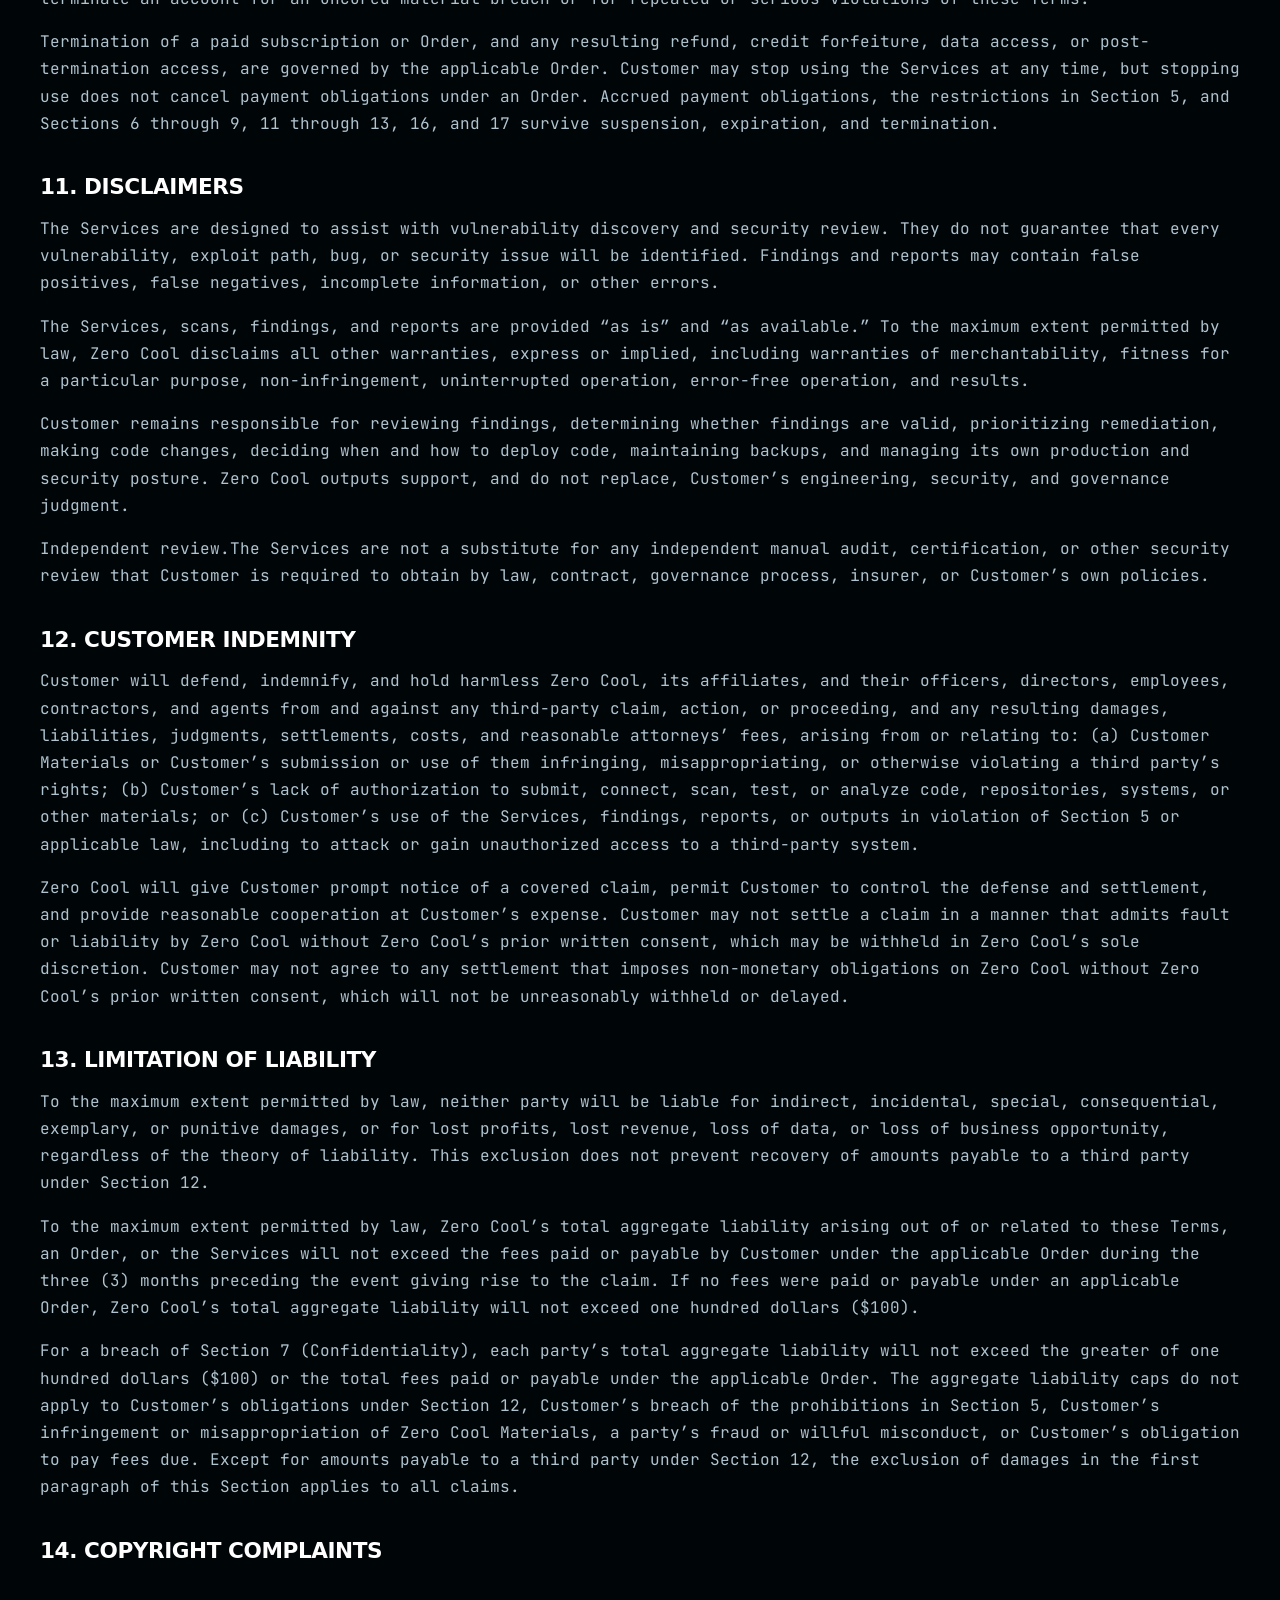
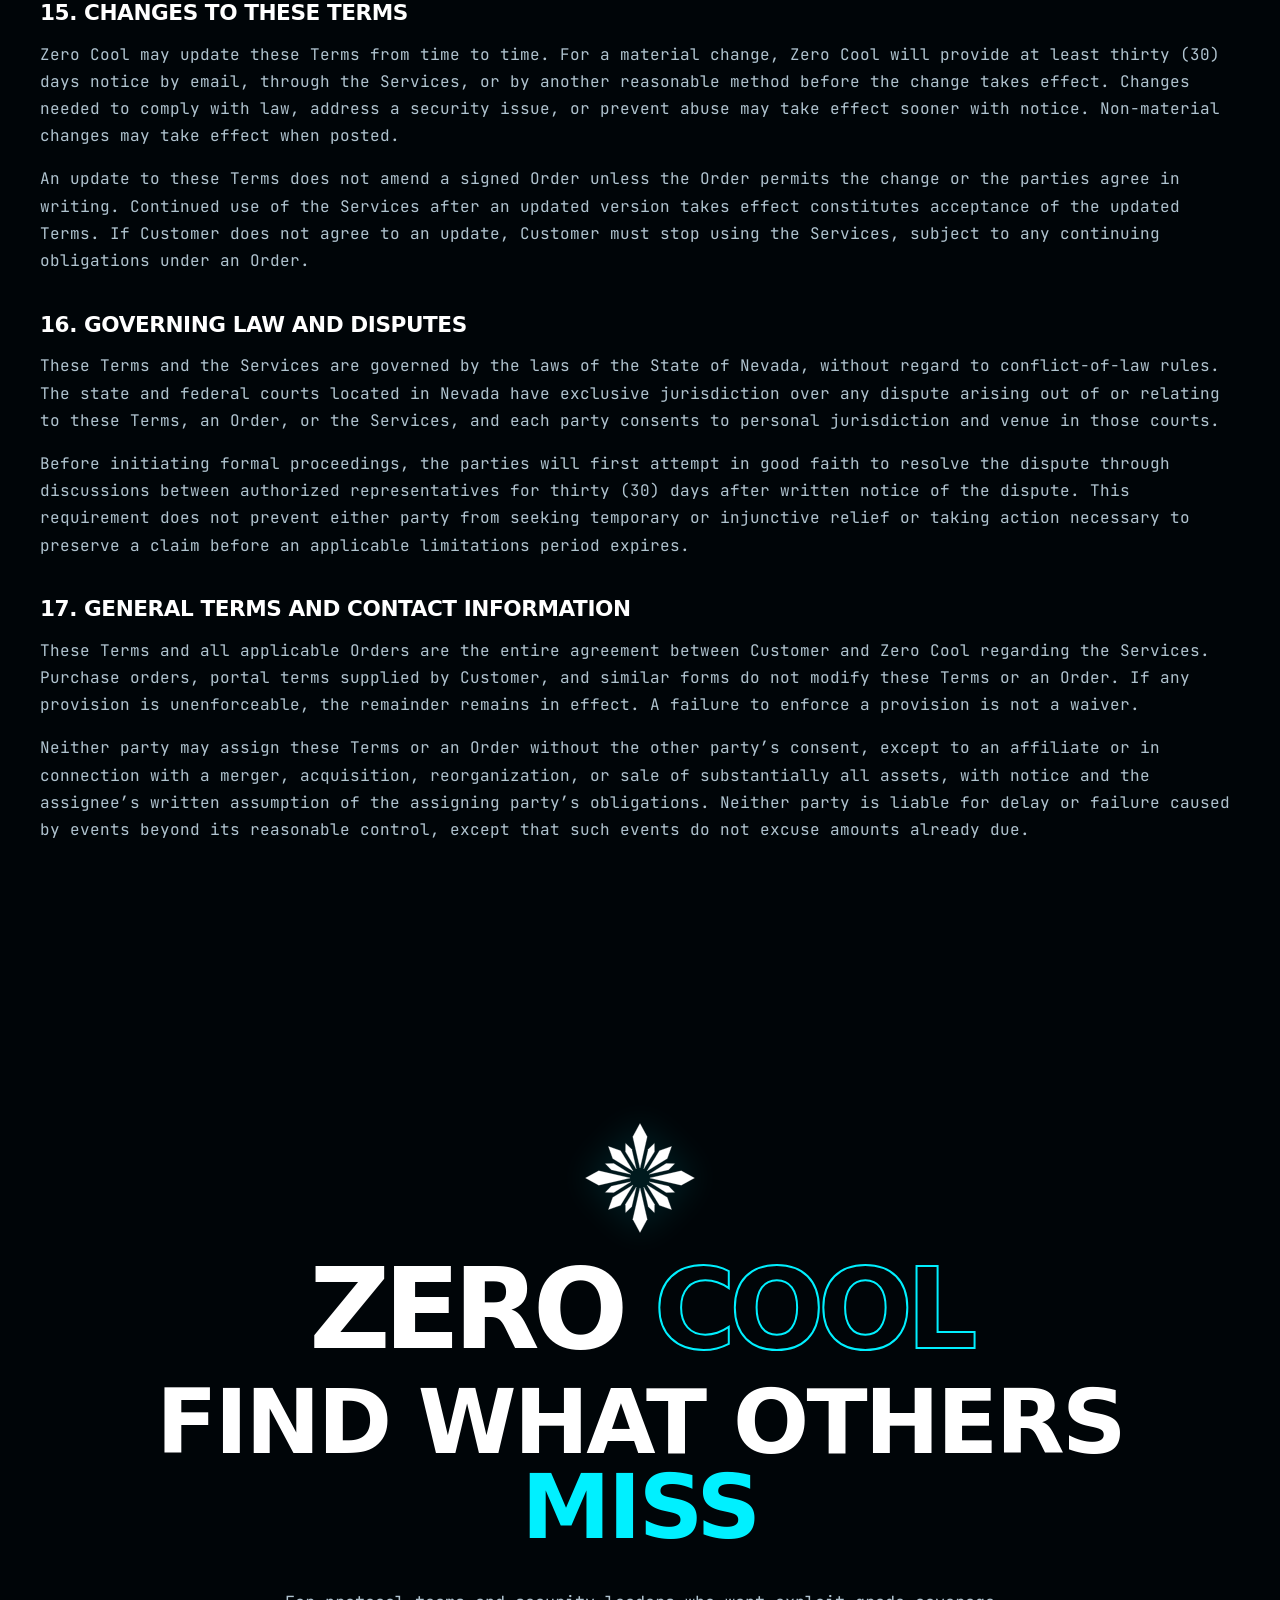
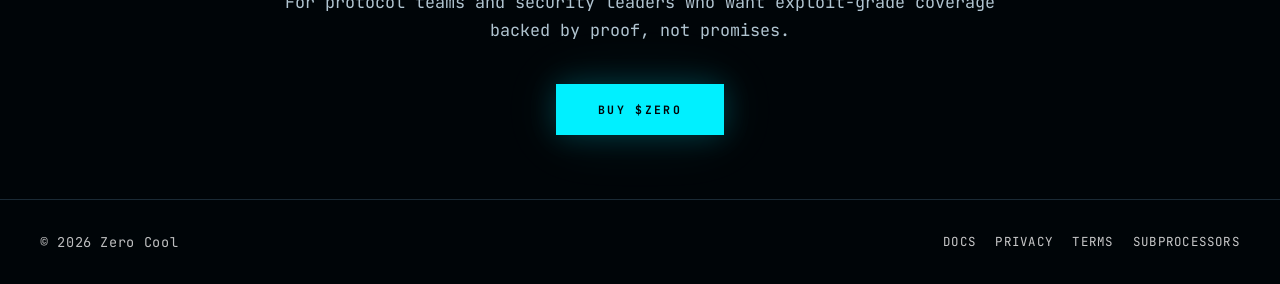
<file: terms.html>
<!DOCTYPE html>
<html lang="en">
<head>
  <meta charset="utf-8">
  <meta name="viewport" content="width=device-width, initial-scale=1">
  <title>Terms of Service — Zero Cool</title>
  <meta name="description" content="Terms of Service for Zero Cool.">
  <link rel="icon" href="favicon.svg" type="image/svg+xml">
  <link rel="preconnect" href="https://fonts.googleapis.com">
  <link rel="preconnect" href="https://fonts.gstatic.com" crossorigin>
  <link href="https://fonts.googleapis.com/css2?family=Syncopate:wght@400;700&family=JetBrains+Mono:wght@400;500;600;700&display=swap" rel="stylesheet">
  <link rel="stylesheet" href="css/styles.css">
  <script>try{if(localStorage.getItem("zc-theme")==="light")document.documentElement.setAttribute("data-theme","light")}catch(e){}</script>
</head>
<body data-root="">
  <canvas id="plasma" class="plasma" aria-hidden="true"></canvas>
  <div class="grain"></div>
  <div class="vignette"></div>
  <div class="glow"></div>
  <header class="nav">
    <a class="brand" href="index.html"><span class="star" data-star></span>Zero Cool</a>
    <div class="nav-desktop">
      <ul class="nav-links">
        <li class="svc" data-services>
          <button class="svc-btn" type="button" aria-expanded="false">Services
            <svg width="11" height="11" viewBox="0 0 12 12" fill="none" stroke="currentColor" stroke-width="1.8"><path d="M3 4.5l3 3 3-3"/></svg>
          </button>
          <div class="menu">
            <a href="services/defi.html">DeFi</a>
            <a href="services/bridges.html">Bridges</a>
            <a href="services/l2-infrastructure.html">L2 Infrastructure</a>
            <a href="services/formal-verification.html">Formal Verification</a>
          </div>
        </li>
        <li><a href="index.html#engagement">Engagement</a></li>
        <li><a href="docs.html">Docs</a></li>
        <li><a href="about.html">About</a></li>
      </ul>
      <div class="nav-actions">
        <button class="icon-btn" type="button" data-theme-toggle aria-label="Switch to light theme"></button>
        <a class="btn btn-ghost" href="https://app.uniswap.org/#/swap?inputCurrency=eth&outputCurrency=0x34bdf88065352838f5a917ea039c8b9adecd9e78" target="_blank" rel="noopener noreferrer">Buy $ZERO</a>
      </div>
    </div>
    <div class="nav-mobile">
      <button class="icon-btn" type="button" data-theme-toggle aria-label="Switch to light theme"></button>
      <button class="burger" type="button" data-burger aria-label="Toggle menu"><span></span><span></span><span></span></button>
    </div>
  </header>
  <div class="mobile-panel" data-panel>
    <a href="services/defi.html">DeFi</a>
    <a href="services/bridges.html">Bridges</a>
    <a href="services/l2-infrastructure.html">L2 Infrastructure</a>
    <a href="services/formal-verification.html">Formal Verification</a>
    <a href="index.html#engagement">Engagement</a>
    <a href="docs.html">Docs</a>
    <a href="about.html">About</a>
    <a href="https://app.uniswap.org/#/swap?inputCurrency=eth&outputCurrency=0x34bdf88065352838f5a917ea039c8b9adecd9e78" target="_blank" rel="noopener noreferrer">Buy $ZERO</a>
  </div>
  <main><section class="page"><div class="wrap legal"><a class="back" href="index.html">← Back</a><h1 class="h-section" style="margin-top:1.5rem">Terms of Service</h1><p class="updated">Last updated: July 13, 2026</p><h2>1. Eligibility and Authority</h2><p>You must be at least eighteen (18) years old and legally capable of entering into a binding agreement to use the Services. The Services are not directed to children. If you use the Services for an organization, you represent that you are authorized to accept these Terms for that organization.</p><h2>2. Accounts and Access</h2><p>You must provide accurate account and contact information and keep it current. Customer is responsible for managing its authorized users and for all activity under its accounts, credentials, API keys, and connected repositories. You may not share access with anyone who is not authorized by Customer.</p><p>Keep credentials and API keys confidential and use reasonable safeguards to prevent unauthorized access.  Zero Cool may require password resets, key rotation, or other reasonable security measures.</p><h2>3. Services and Orders</h2><p>Zero Cool provides AI-assisted security review services, which may include continuous or incremental code review, focused codebase scans, one-off scans, findings, reports, portal access, and APIs. Features, interfaces, models, report formats, and finding presentation may evolve as the Services develop.</p><p>An Order sets out the purchased package or scan, scope, fees, credits, usage terms, subscription period, renewal terms, support, and other commercial details. A subscription does not renew automatically unless the applicable Order expressly says that it does. Zero Cool may use affiliates and service providers to perform portions of the Services, subject to these Terms and any applicable Order.</p><p>Beta features. Zero Cool may make features identified as beta, preview, early access, experimental, or similar available from time to time. Those features may be changed, suspended, or discontinued at any time, may be less reliable than generally available features, and are provided as is. Unless an Order expressly states otherwise, beta features are excluded from any support, availability, or performance commitment.</p><h2>4. Fees, Credits, and One-Off Scans</h2><p>Paid Services are purchased through an Order. Customer will pay the fees, taxes, and charges stated in the applicable Order or invoice. Payment to the recipient identified in a valid invoice issued by or on behalf of Zero Cool fully discharges the corresponding payment obligation.  Fees are non-refundable except as expressly stated in an Order or in this Section.</p><p>Credits are issued or purchased only under an Order or invoice accepted by Zero Cool. Credits are not transferable and have no cash value except to the extent an Order expressly provides for a refund. Credit pricing, consumption, rollover, and expiration are governed by the applicable Order and the methodology shown to Customer before a scan is initiated.</p><p>If a failure of the Services prevents Zero Cool from completing a paid one-off scan and delivering a final report, Customer may choose either a re-run at no additional charge or a refund of the fee paid for that scan. This remedy does not apply if the failure was caused by Customer Materials, Customer systems, unavailable third-party systems outside Zero Cool’s reasonable control, or Customer’s violation of these Terms. A final report that identifies no confirmed findings is still a completed scan. The re-run or refund is Customer’s sole remedy for an incomplete one-off scan.</p><h2>5. Authorized Use, Acceptable Use, and Fair Use</h2><p>Customer may submit and review only source code, repositories, and other materials that Customer owns or is authorized to provide to Zero Cool for security review. Customer may use the Services only for lawful, authorized security and engineering purposes.</p><p>You may not:</p><ul><li>scan, test, access, or analyze code or systems without authorization;</li><li>use findings or outputs to exploit, damage, disrupt, or gain unauthorized access to any code, system, network, account, or data;</li><li>resell, sublicense, rent, or use the Services as a service bureau for third parties unless an Order expressly permits it;</li><li>reverse engineer the Services, extract or reconstruct non-public prompts, models, workflows, methods, or product internals, or circumvent access controls, credits, usage controls, or technical restrictions, except to the limited extent applicable law prohibits this restriction;</li><li>probe or test the security of the Services without Zero Cool’s prior written authorization;</li><li>share accounts, credentials, or API keys outside Customer’s authorized users;</li><li>interfere with the Services, transmit malware, impose an unreasonable load, or use automation in a manner that is abusive or materially different from the intended workflow; or</li><li>submit unlawful, infringing, deceptive, or malicious material, or personal information that is not reasonably necessary for the requested review.</li></ul><p>Use is also subject to any credits, capacity terms, and fair-use provisions in the applicable Order. A plan described as having “no hard cap” permits ordinary on-demand use without a fixed usage ceiling; it does not permit unbounded, abusive, or technically disruptive use, or use that imposes an unreasonable operational burden. If usage materially exceeds the expected workflow, Zero Cool may contact Customer to understand the usage, require reasonable workflow changes, or propose a revised Order. Zero Cool may throttle or suspend activity when reasonably necessary to protect the Services, other customers, or system security, subject to any more specific process in the applicable Order.</p><p>Trade compliance. Customer will comply with applicable export control, sanctions, and trade laws. Customer may not access, use, export, reexport, transfer, or make the Services available in violation of those laws, to or for a prohibited or restricted person, territory, or end use. Customer represents that it is not a person or entity with whom Zero Cool is prohibited from doing business under applicable law.</p><h2>6. Customer Materials and Data Handling</h2><p>Customer Materials.“Customer Materials” means source code, repositories, files, instructions, data, context, and other material that Customer submits, connects, or makes available through the Services. Customer retains all right, title, and interest in Customer Materials. Customer grants Zero Cool and its providers a limited, non-exclusive, worldwide license to host, access, copy, transmit, process, analyze, and display Customer Materials as needed to provide, secure, support, and maintain the Services.</p><p>Service improvement. Zero Cool may use Customer Materials and resulting outputs to provide, secure, support, and improve the Services for Customer. Zero Cool may use feedback, usage data, and aggregated or de-identified findings, outputs, and derived signals to evaluate, develop, and improve the Services generally, provided they do not include Customer source code, identify Customer, or reveal Customer confidential information. Zero Cool will not use Customer source code to train or fine-tune models for use across customers unless Customer affirmatively opts in through an Order, account setting, or other written authorization. Zero Cool may retain model improvements and generalized learnings that do not contain Customer source code or reveal Customer confidential information.</p><p>Data processed. To operate the Services, Zero Cool may process account and contact information, source-control identity, repository metadata, source code during a scan, limited code excerpts included in reports, findings and reports, usage and API logs, billing information, and support or other communications.</p><p>Source-code retention. Source code may be processed during a scan, but Zero Cool does not retain a complete source-code repository or standalone source-code copy after the scan is complete. Reports may retain limited code excerpts needed to explain a finding. Zero Cool may retain findings, reports, repository metadata, usage and API logs, billing records, and communications as needed to provide, secure, support, and administer the Services.</p><p>Providers and integrations.Zero Cool may use third-party infrastructure, model, hosting, source-control, communications, billing, and other providers to operate the Services. Those providers may process Customer information only as needed for the Services and are subject to confidentiality and data-handling commitments appropriate to their role. Zero Cool will not authorize a provider to use Customer source code to train or fine-tune models for the provider’s own purposes unless Customer has expressly opted in to that use. Zero Cool remains responsible for providers’ acts and omissions in connection with the Services. Third-party integrations, including source-control services, may also be governed by the third party’s terms.</p><p>Security incidents. Zero Cool will notify Customer without undue delay of a confirmed security incident affecting Customer Materials or other Customer information protected under Section 7 and will take reasonable steps to investigate and mitigate the incident.</p><h2>7. Confidentiality</h2><p>Each party will protect the other party’s non-public information using at least reasonable care and will use it only in connection with the Services and the parties’ relationship. Customer Confidential Information includes Customer Materials, repository information, vulnerability findings, reports, scan outputs, and security-sensitive context. Zero Cool Confidential Information includes non-public methods, workflows, prompts, model behavior, product internals, scan logic, pricing, and tool behavior.</p><p>A receiving party may disclose Confidential Information to its personnel, affiliates, providers, and professional advisers who need it for the relationship and are subject to confidentiality obligations, or when disclosure is required by law. If legally permitted, the receiving party will provide reasonable advance notice of a required disclosure and limit the disclosure to what is required.</p><p>Confidentiality obligations do not apply to information that becomes public through no fault of the receiving party, was already known without restriction, is independently developed without use of the other party’s Confidential Information, or is rightfully received from another source without restriction. Uses expressly authorized by Section 6 or an Order do not violate this Section.</p><h2>8. Findings, Reports, Intellectual Property, and Feedback</h2><p>Customer owns the Customer-specific findings and report content delivered to Customer, subject to Zero Cool’s ownership of the Zero Cool Materials described below. Customer may use, copy, share, and publish its findings and reports for security, engineering, governance, remediation, and disclosure purposes. Customer may not use a report to disclose Zero Cool Confidential Information or falsely imply that Zero Cool has endorsed statements beyond the report itself.</p><p>Zero Cool retains all right, title, and interest in the Services and all related software, models, prompts, skills, custom skills, knowledge bases, workflows, methods, templates, taxonomies, tooling, configurations, and improvements (collectively, “Zero Cool Materials”). Zero Cool Materials embedded in a report remain Zero Cool’s property, and Zero Cool grants Customer a perpetual, worldwide, royalty-free license to use those embedded materials as part of the report. Unless an Order states otherwise, custom skills, configurations, or workflows created in connection with Customer’s use are Zero Cool Materials and are made available to Customer only as part of the Services.</p><p>If Customer provides suggestions, corrections, ideas, or other feedback, Customer grants Zero Cool a perpetual, irrevocable, worldwide, royalty-free right to use and incorporate that feedback without restriction or compensation, provided Zero Cool does not publicly identify Customer as the source without permission.</p><h2>9. Publicity</h2><p>The existence of the relationship between Zero Cool and an organizational Customer is not confidential. Unless an Order states otherwise, Customer grants Zero Cool permission to identify Customer as a current or former customer, as applicable, and to use Customer’s name and logo in customer lists and general marketing materials, subject to any brand guidelines Customer provides. Customer represents that it has authority to grant this permission. Press releases, case studies, and promotional materials describing the relationship in greater detail require Customer’s prior written approval, not to be unreasonably withheld or delayed.</p><h2>10. Suspension and Termination</h2><p>Zero Cool may suspend, restrict, or terminate access immediately when reasonably necessary to address unauthorized use, a security risk, harm to the Services or another person, suspected fraud, a legal requirement, or non-payment. When reasonably practicable, Zero Cool will notify Customer and provide an opportunity to address the issue. Zero Cool may terminate an account for an uncured material breach or for repeated or serious violations of these Terms.</p><p>Termination of a paid subscription or Order, and any resulting refund, credit forfeiture, data access, or post-termination access, are governed by the applicable Order. Customer may stop using the Services at any time, but stopping use does not cancel payment obligations under an Order. Accrued payment obligations, the restrictions in Section 5, and Sections 6 through 9, 11 through 13, 16, and 17 survive suspension, expiration, and termination.</p><h2>11. Disclaimers</h2><p>The Services are designed to assist with vulnerability discovery and security review. They do not guarantee that every vulnerability, exploit path, bug, or security issue will be identified. Findings and reports may contain false positives, false negatives, incomplete information, or other errors.</p><p>The Services, scans, findings, and reports are provided “as is” and “as available.” To the maximum extent permitted by law, Zero Cool disclaims all other warranties, express or implied, including warranties of merchantability, fitness for a particular purpose, non-infringement, uninterrupted operation, error-free operation, and results.</p><p>Customer remains responsible for reviewing findings, determining whether findings are valid, prioritizing remediation, making code changes, deciding when and how to deploy code, maintaining backups, and managing its own production and security posture. Zero Cool outputs support, and do not replace, Customer’s engineering, security, and governance judgment.</p><p>Independent review.The Services are not a substitute for any independent manual audit, certification, or other security review that Customer is required to obtain by law, contract, governance process, insurer, or Customer’s own policies.</p><h2>12. Customer Indemnity</h2><p>Customer will defend, indemnify, and hold harmless Zero Cool, its affiliates, and their officers, directors, employees, contractors, and agents from and against any third-party claim, action, or proceeding, and any resulting damages, liabilities, judgments, settlements, costs, and reasonable attorneys’ fees, arising from or relating to: (a) Customer Materials or Customer’s submission or use of them infringing, misappropriating, or otherwise violating a third party’s rights; (b) Customer’s lack of authorization to submit, connect, scan, test, or analyze code, repositories, systems, or other materials; or (c) Customer’s use of the Services, findings, reports, or outputs in violation of Section 5 or applicable law, including to attack or gain unauthorized access to a third-party system.</p><p>Zero Cool will give Customer prompt notice of a covered claim, permit Customer to control the defense and settlement, and provide reasonable cooperation at Customer’s expense. Customer may not settle a claim in a manner that admits fault or liability by Zero Cool without Zero Cool’s prior written consent, which may be withheld in Zero Cool’s sole discretion. Customer may not agree to any settlement that imposes non-monetary obligations on Zero Cool without Zero Cool’s prior written consent, which will not be unreasonably withheld or delayed.</p><h2>13. Limitation of Liability</h2><p>To the maximum extent permitted by law, neither party will be liable for indirect, incidental, special, consequential, exemplary, or punitive damages, or for lost profits, lost revenue, loss of data, or loss of business opportunity, regardless of the theory of liability. This exclusion does not prevent recovery of amounts payable to a third party under Section 12.</p><p>To the maximum extent permitted by law, Zero Cool’s total aggregate liability arising out of or related to these Terms, an Order, or the Services will not exceed the fees paid or payable by Customer under the applicable Order during the three (3) months preceding the event giving rise to the claim. If no fees were paid or payable under an applicable Order, Zero Cool’s total aggregate liability will not exceed one hundred dollars ($100).</p><p>For a breach of Section 7 (Confidentiality), each party’s total aggregate liability will not exceed the greater of one hundred dollars ($100) or the total fees paid or payable under the applicable Order. The aggregate liability caps do not apply to Customer’s obligations under Section 12, Customer’s breach of the prohibitions in Section 5, Customer’s infringement or misappropriation of Zero Cool Materials, a party’s fraud or willful misconduct, or Customer’s obligation to pay fees due. Except for amounts payable to a third party under Section 12, the exclusion of damages in the first paragraph of this Section applies to all claims.</p><h2>14. Copyright Complaints</h2><h2>15. Changes to These Terms</h2><p>Zero Cool may update these Terms from time to time. For a material change, Zero Cool will provide at least thirty (30) days notice by email, through the Services, or by another reasonable method before the change takes effect. Changes needed to comply with law, address a security issue, or prevent abuse may take effect sooner with notice. Non-material changes may take effect when posted.</p><p>An update to these Terms does not amend a signed Order unless the Order permits the change or the parties agree in writing. Continued use of the Services after an updated version takes effect constitutes acceptance of the updated Terms. If Customer does not agree to an update, Customer must stop using the Services, subject to any continuing obligations under an Order.</p><h2>16. Governing Law and Disputes</h2><p>These Terms and the Services are governed by the laws of the State of Nevada, without regard to conflict-of-law rules. The state and federal courts located in Nevada have exclusive jurisdiction over any dispute arising out of or relating to these Terms, an Order, or the Services, and each party consents to personal jurisdiction and venue in those courts.</p><p>Before initiating formal proceedings, the parties will first attempt in good faith to resolve the dispute through discussions between authorized representatives for thirty (30) days after written notice of the dispute. This requirement does not prevent either party from seeking temporary or injunctive relief or taking action necessary to preserve a claim before an applicable limitations period expires.</p><h2>17. General Terms and Contact Information</h2><p>These Terms and all applicable Orders are the entire agreement between Customer and Zero Cool regarding the Services. Purchase orders, portal terms supplied by Customer, and similar forms do not modify these Terms or an Order. If any provision is unenforceable, the remainder remains in effect. A failure to enforce a provision is not a waiver.</p><p>Neither party may assign these Terms or an Order without the other party’s consent, except to an affiliate or in connection with a merger, acquisition, reorganization, or sale of substantially all assets, with notice and the assignee’s written assumption of the assigning party’s obligations. Neither party is liable for delay or failure caused by events beyond its reasonable control, except that such events do not excuse amounts already due.</p></div></section>
    <section class="join" id="join">
      <div class="star" data-star></div>
      <div class="wordmark"><span>ZERO</span> <span class="out">COOL</span></div>
      <h2>Find what others<br><em>miss</em></h2>
      <p class="copy">For protocol teams and security leaders who want exploit-grade coverage backed by proof, not promises.</p>
      <a class="btn btn-solid btn-lg" href="https://app.uniswap.org/#/swap?inputCurrency=eth&outputCurrency=0x34bdf88065352838f5a917ea039c8b9adecd9e78" target="_blank" rel="noopener noreferrer">Buy $ZERO</a>
    </section>
  </main>
  <footer class="foot"><div class="wrap"><span>© 2026 Zero Cool</span><nav>
    <a href="docs.html">Docs</a>
    <a href="privacy.html">Privacy</a>
    <a href="terms.html">Terms</a>
    <a href="subprocessors.html">Subprocessors</a>
  </nav></div></footer>
  <script src="js/main.js"></script>
</body>
</html>
</file>
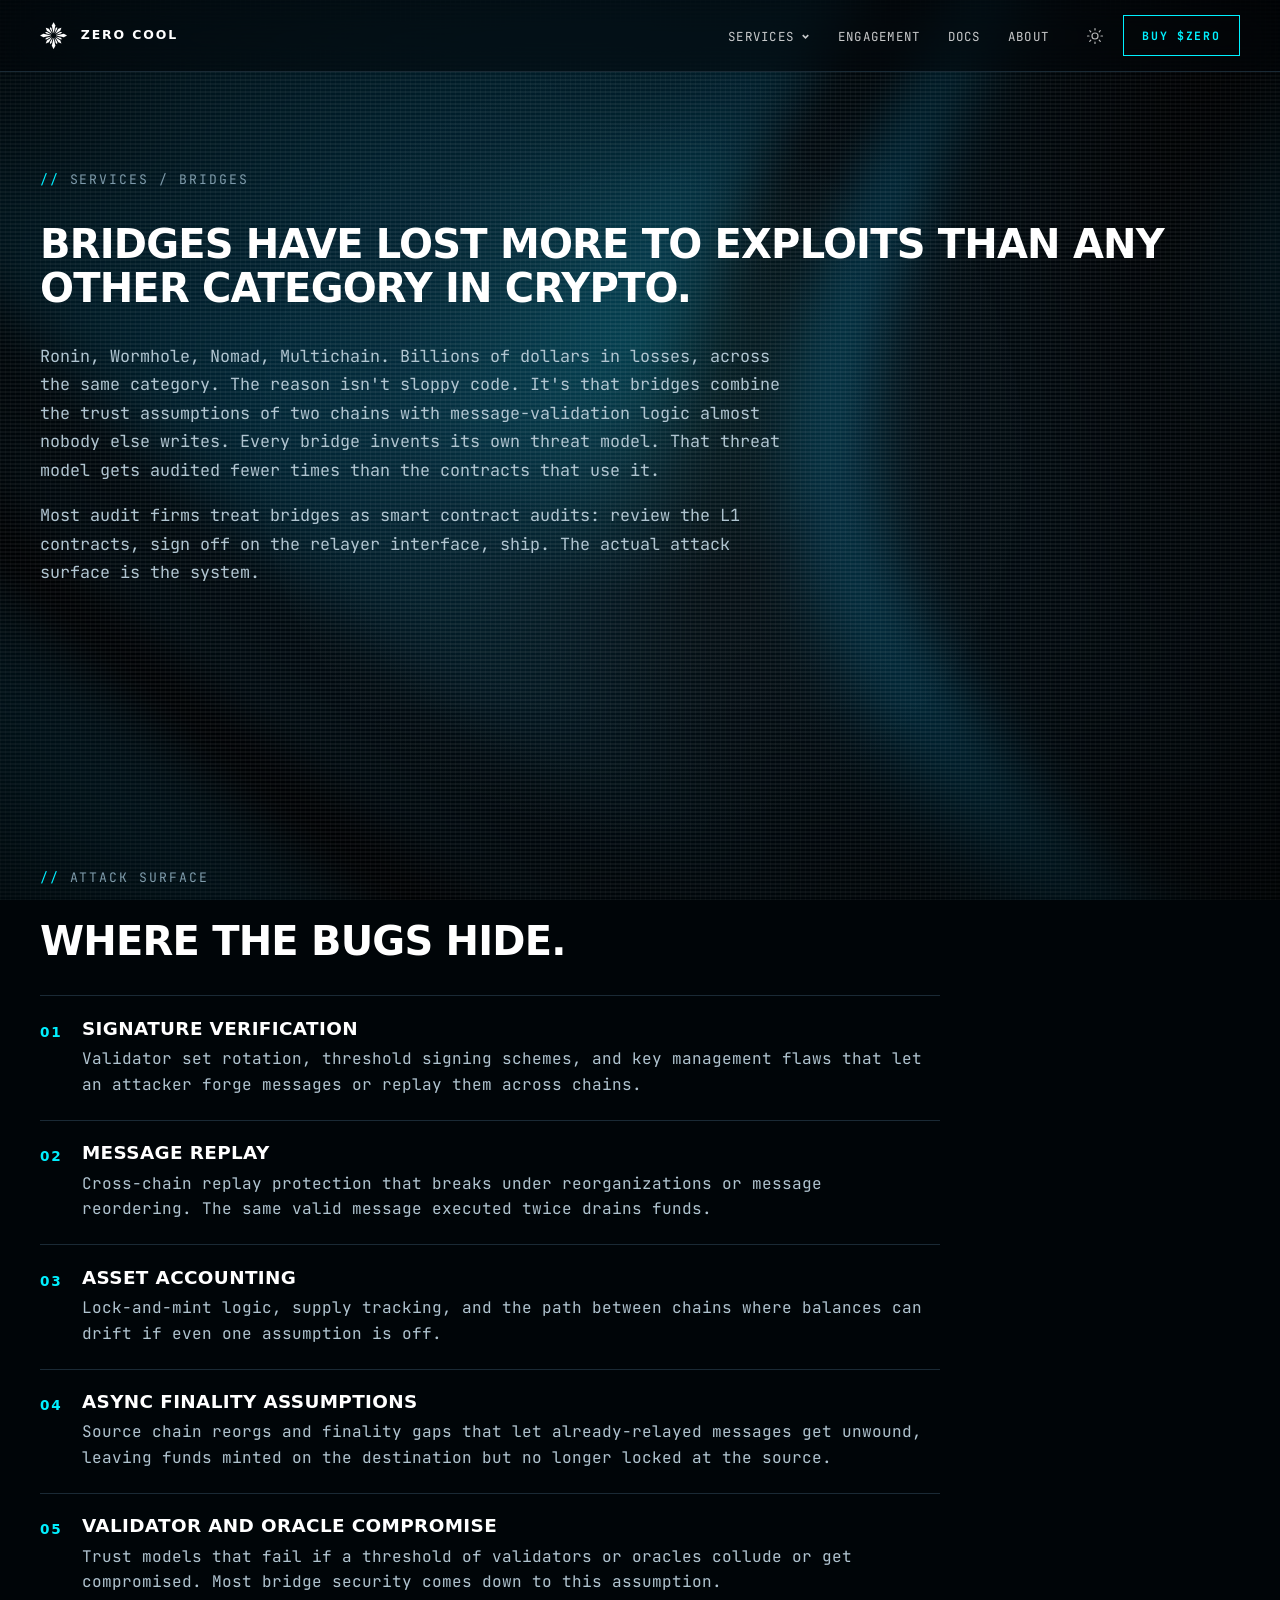
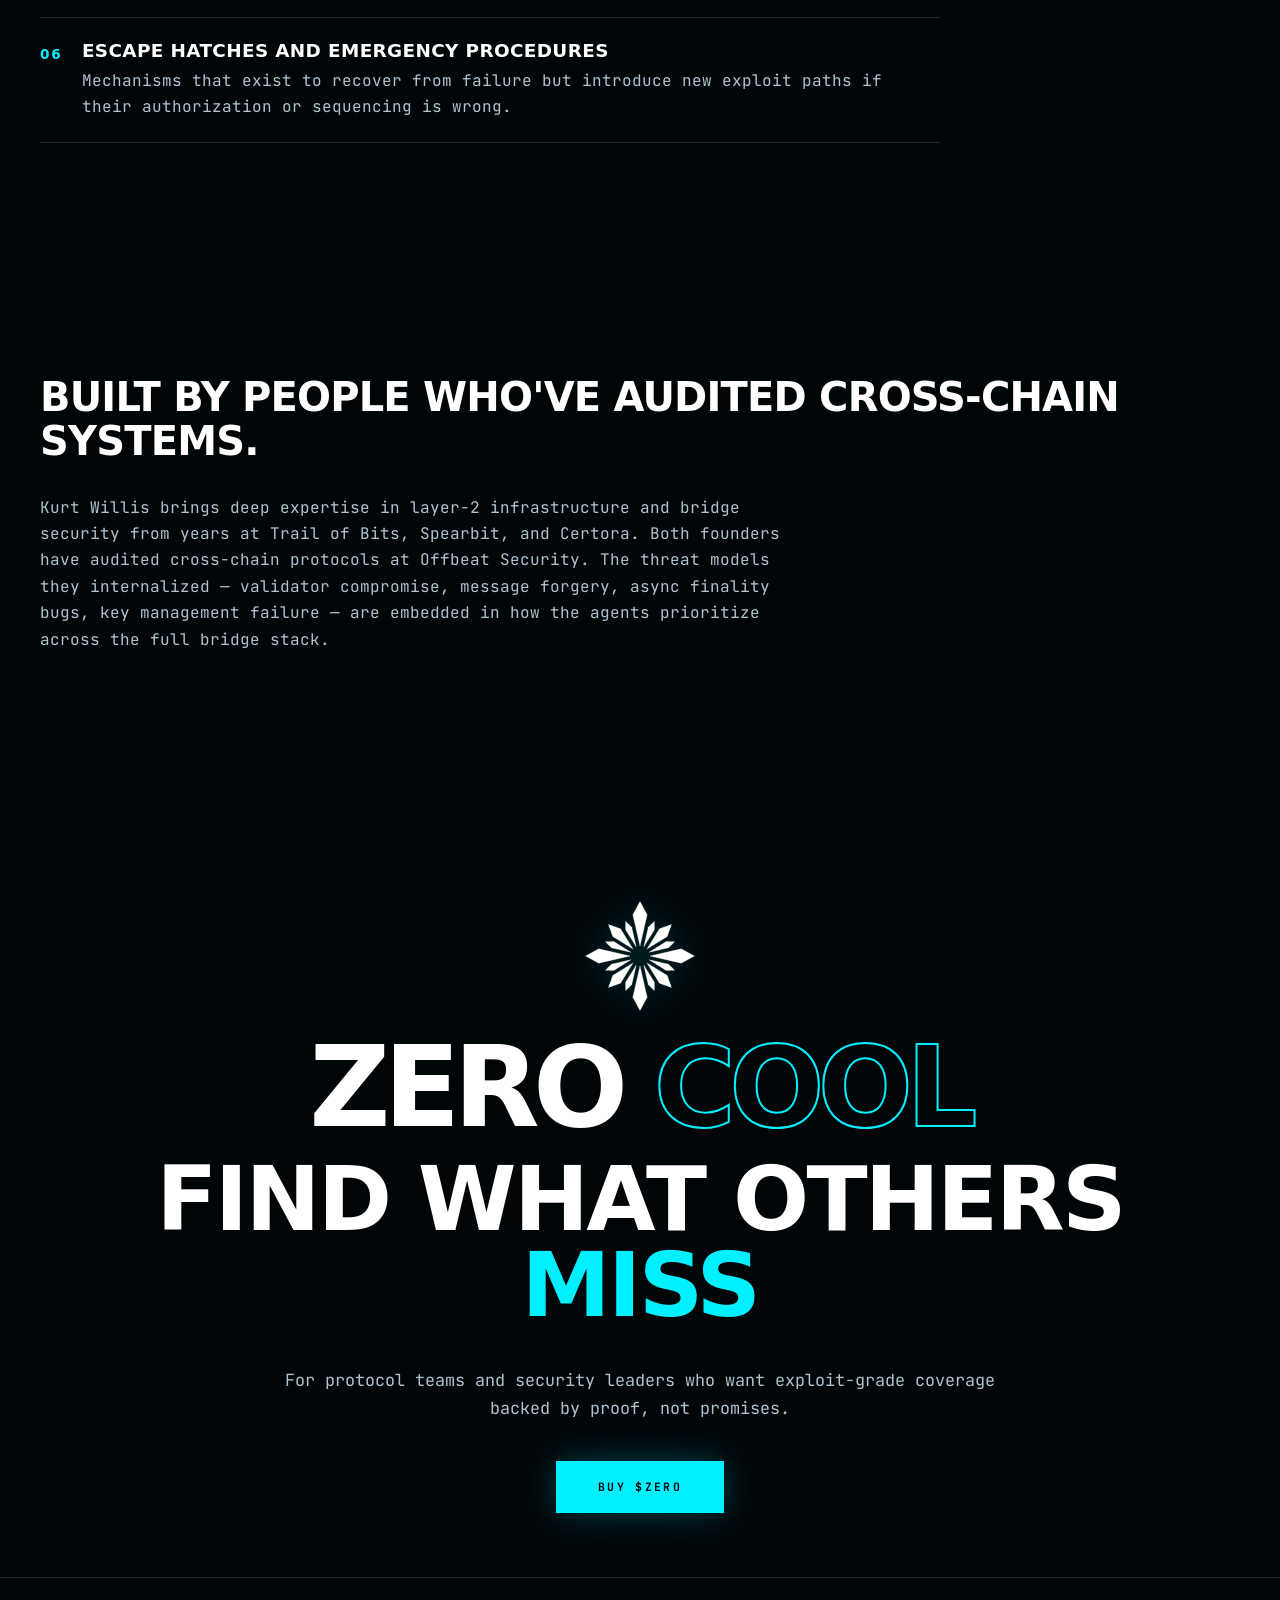
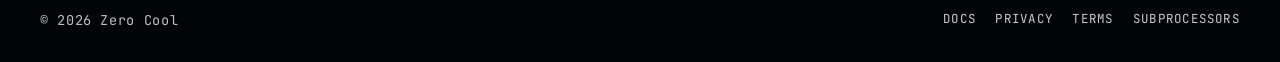
<file: services/bridges.html>
<!DOCTYPE html>
<html lang="en">
<head>
  <meta charset="utf-8">
  <meta name="viewport" content="width=device-width, initial-scale=1">
  <title>Bridge Auditing — Zero Cool</title>
  <meta name="description" content="Bridges have lost more to exploits than any other category in crypto.">
  <link rel="icon" href="../favicon.svg" type="image/svg+xml">
  <link rel="preconnect" href="https://fonts.googleapis.com">
  <link rel="preconnect" href="https://fonts.gstatic.com" crossorigin>
  <link href="https://fonts.googleapis.com/css2?family=Syncopate:wght@400;700&family=JetBrains+Mono:wght@400;500;600;700&display=swap" rel="stylesheet">
  <link rel="stylesheet" href="../css/styles.css">
  <script>try{if(localStorage.getItem("zc-theme")==="light")document.documentElement.setAttribute("data-theme","light")}catch(e){}</script>
</head>
<body data-root="../">
  <canvas id="plasma" class="plasma" aria-hidden="true"></canvas>
  <div class="grain"></div>
  <div class="vignette"></div>
  <div class="glow"></div>
  <header class="nav">
    <a class="brand" href="../index.html"><span class="star" data-star></span>Zero Cool</a>
    <div class="nav-desktop">
      <ul class="nav-links">
        <li class="svc" data-services>
          <button class="svc-btn" type="button" aria-expanded="false">Services
            <svg width="11" height="11" viewBox="0 0 12 12" fill="none" stroke="currentColor" stroke-width="1.8"><path d="M3 4.5l3 3 3-3"/></svg>
          </button>
          <div class="menu">
            <a href="../services/defi.html">DeFi</a>
            <a href="../services/bridges.html">Bridges</a>
            <a href="../services/l2-infrastructure.html">L2 Infrastructure</a>
            <a href="../services/formal-verification.html">Formal Verification</a>
          </div>
        </li>
        <li><a href="../index.html#engagement">Engagement</a></li>
        <li><a href="../docs.html">Docs</a></li>
        <li><a href="../about.html">About</a></li>
      </ul>
      <div class="nav-actions">
        <button class="icon-btn" type="button" data-theme-toggle aria-label="Switch to light theme"></button>
        <a class="btn btn-ghost" href="https://app.uniswap.org/#/swap?inputCurrency=eth&outputCurrency=0x34bdf88065352838f5a917ea039c8b9adecd9e78" target="_blank" rel="noopener noreferrer">Buy $ZERO</a>
      </div>
    </div>
    <div class="nav-mobile">
      <button class="icon-btn" type="button" data-theme-toggle aria-label="Switch to light theme"></button>
      <button class="burger" type="button" data-burger aria-label="Toggle menu"><span></span><span></span><span></span></button>
    </div>
  </header>
  <div class="mobile-panel" data-panel>
    <a href="../services/defi.html">DeFi</a>
    <a href="../services/bridges.html">Bridges</a>
    <a href="../services/l2-infrastructure.html">L2 Infrastructure</a>
    <a href="../services/formal-verification.html">Formal Verification</a>
    <a href="../index.html#engagement">Engagement</a>
    <a href="../docs.html">Docs</a>
    <a href="../about.html">About</a>
    <a href="https://app.uniswap.org/#/swap?inputCurrency=eth&outputCurrency=0x34bdf88065352838f5a917ea039c8b9adecd9e78" target="_blank" rel="noopener noreferrer">Buy $ZERO</a>
  </div>
  <main><section class="page"><div class="wrap">
    <div class="kicker"><i>//</i> Services / Bridges</div>
    <h1 class="h-section">Bridges have lost more to exploits than any other category in crypto.</h1>
    <p class="lede">Ronin, Wormhole, Nomad, Multichain. Billions of dollars in losses, across the same category. The reason isn't sloppy code. It's that bridges combine the trust assumptions of two chains with message-validation logic almost nobody else writes. Every bridge invents its own threat model. That threat model gets audited fewer times than the contracts that use it.</p><p class="lede">Most audit firms treat bridges as smart contract audits: review the L1 contracts, sign off on the relayer interface, ship. The actual attack surface is the system.</p>
  </div></section>
  <section class="section"><div class="wrap">
    <div class="kicker"><i>//</i> Attack surface</div>
    <h2 class="h-section">Where the bugs hide.</h2>
    <div class="threats"><article class="threat reveal"><b>01</b><div><h3>Signature verification</h3><p>Validator set rotation, threshold signing schemes, and key management flaws that let an attacker forge messages or replay them across chains.</p></div></article><article class="threat reveal"><b>02</b><div><h3>Message replay</h3><p>Cross-chain replay protection that breaks under reorganizations or message reordering. The same valid message executed twice drains funds.</p></div></article><article class="threat reveal"><b>03</b><div><h3>Asset accounting</h3><p>Lock-and-mint logic, supply tracking, and the path between chains where balances can drift if even one assumption is off.</p></div></article><article class="threat reveal"><b>04</b><div><h3>Async finality assumptions</h3><p>Source chain reorgs and finality gaps that let already-relayed messages get unwound, leaving funds minted on the destination but no longer locked at the source.</p></div></article><article class="threat reveal"><b>05</b><div><h3>Validator and oracle compromise</h3><p>Trust models that fail if a threshold of validators or oracles collude or get compromised. Most bridge security comes down to this assumption.</p></div></article><article class="threat reveal"><b>06</b><div><h3>Escape hatches and emergency procedures</h3><p>Mechanisms that exist to recover from failure but introduce new exploit paths if their authorization or sequencing is wrong.</p></div></article></div>
  </div></section>
  <section class="section"><div class="wrap">
    <h2 class="h-section">Built by people who've audited cross-chain systems.</h2>
    <p class="copy">Kurt Willis brings deep expertise in layer-2 infrastructure and bridge security from years at Trail of Bits, Spearbit, and Certora. Both founders have audited cross-chain protocols at Offbeat Security. The threat models they internalized — validator compromise, message forgery, async finality bugs, key management failure — are embedded in how the agents prioritize across the full bridge stack.</p>
  </div></section>
    <section class="join" id="join">
      <div class="star" data-star></div>
      <div class="wordmark"><span>ZERO</span> <span class="out">COOL</span></div>
      <h2>Find what others<br><em>miss</em></h2>
      <p class="copy">For protocol teams and security leaders who want exploit-grade coverage backed by proof, not promises.</p>
      <a class="btn btn-solid btn-lg" href="https://app.uniswap.org/#/swap?inputCurrency=eth&outputCurrency=0x34bdf88065352838f5a917ea039c8b9adecd9e78" target="_blank" rel="noopener noreferrer">Buy $ZERO</a>
    </section>
  </main>
  <footer class="foot"><div class="wrap"><span>© 2026 Zero Cool</span><nav>
    <a href="../docs.html">Docs</a>
    <a href="../privacy.html">Privacy</a>
    <a href="../terms.html">Terms</a>
    <a href="../subprocessors.html">Subprocessors</a>
  </nav></div></footer>
  <script src="../js/main.js"></script>
</body>
</html>
</file>
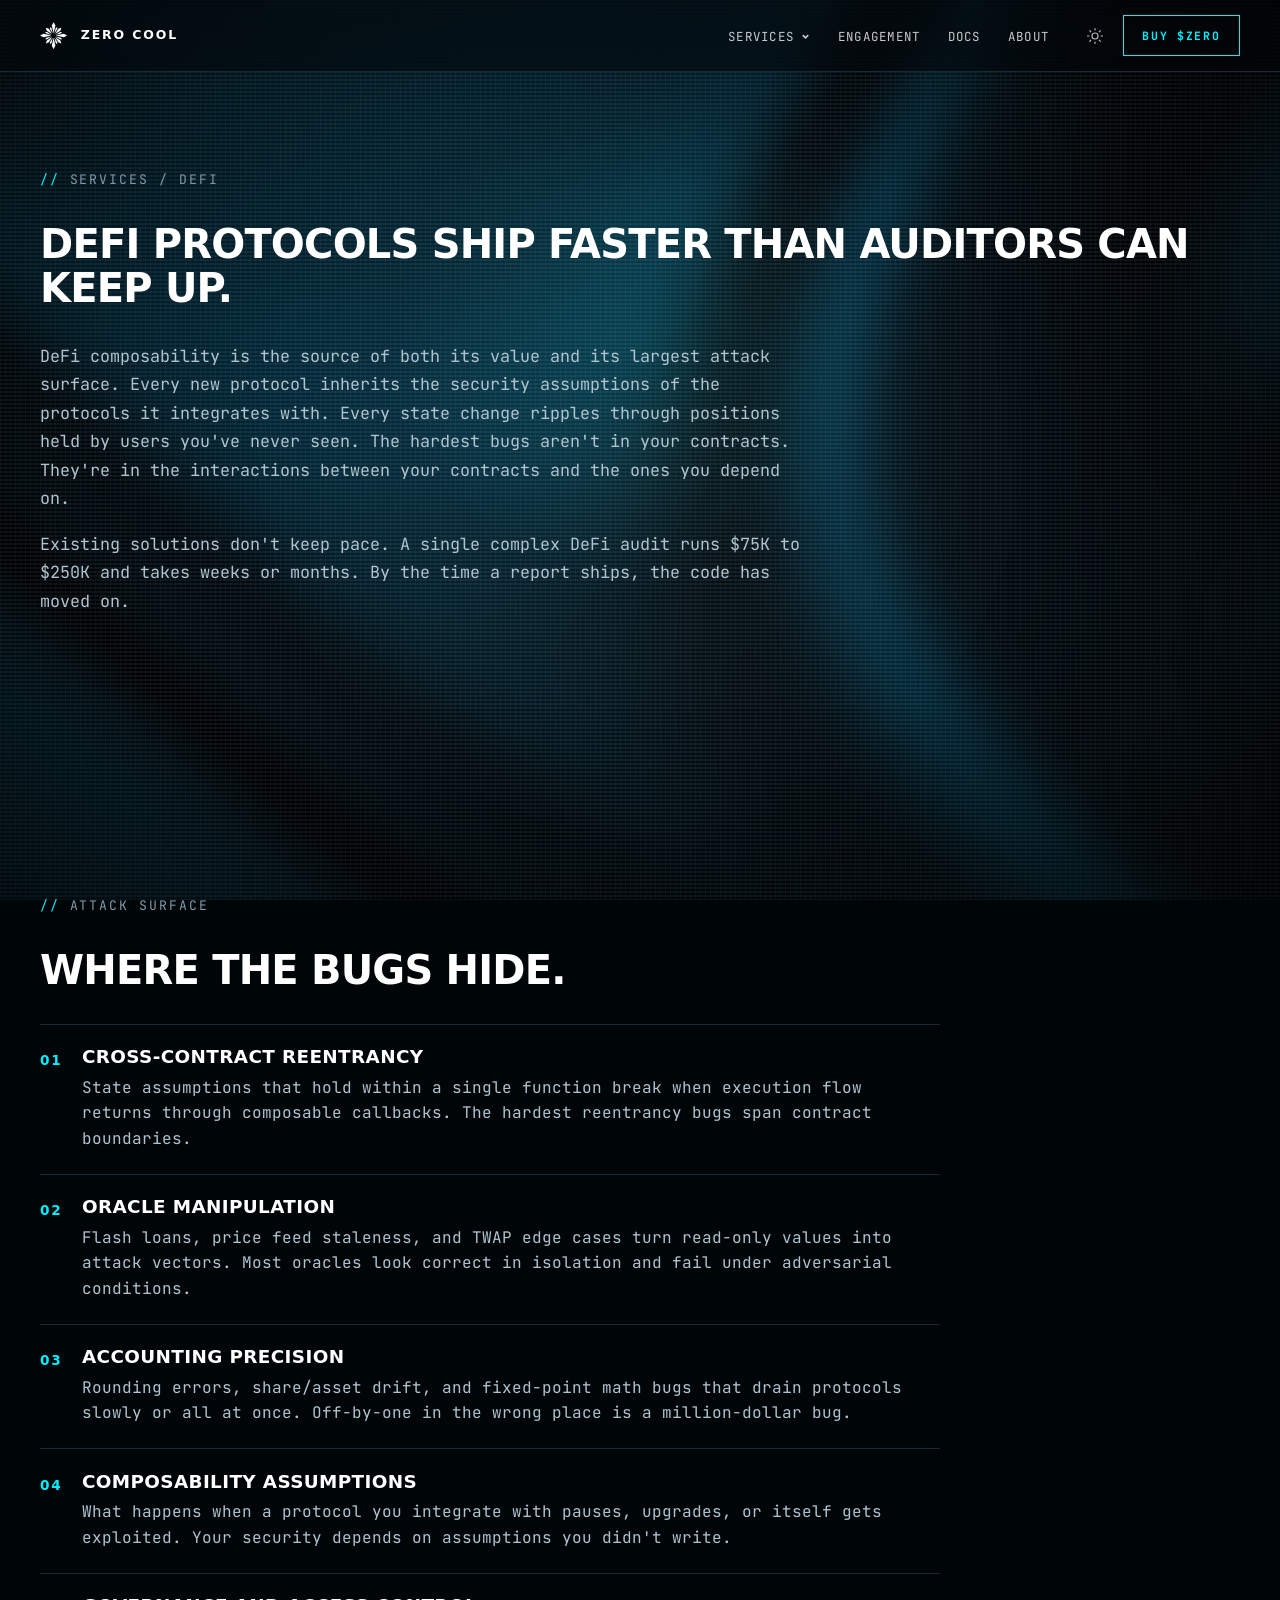
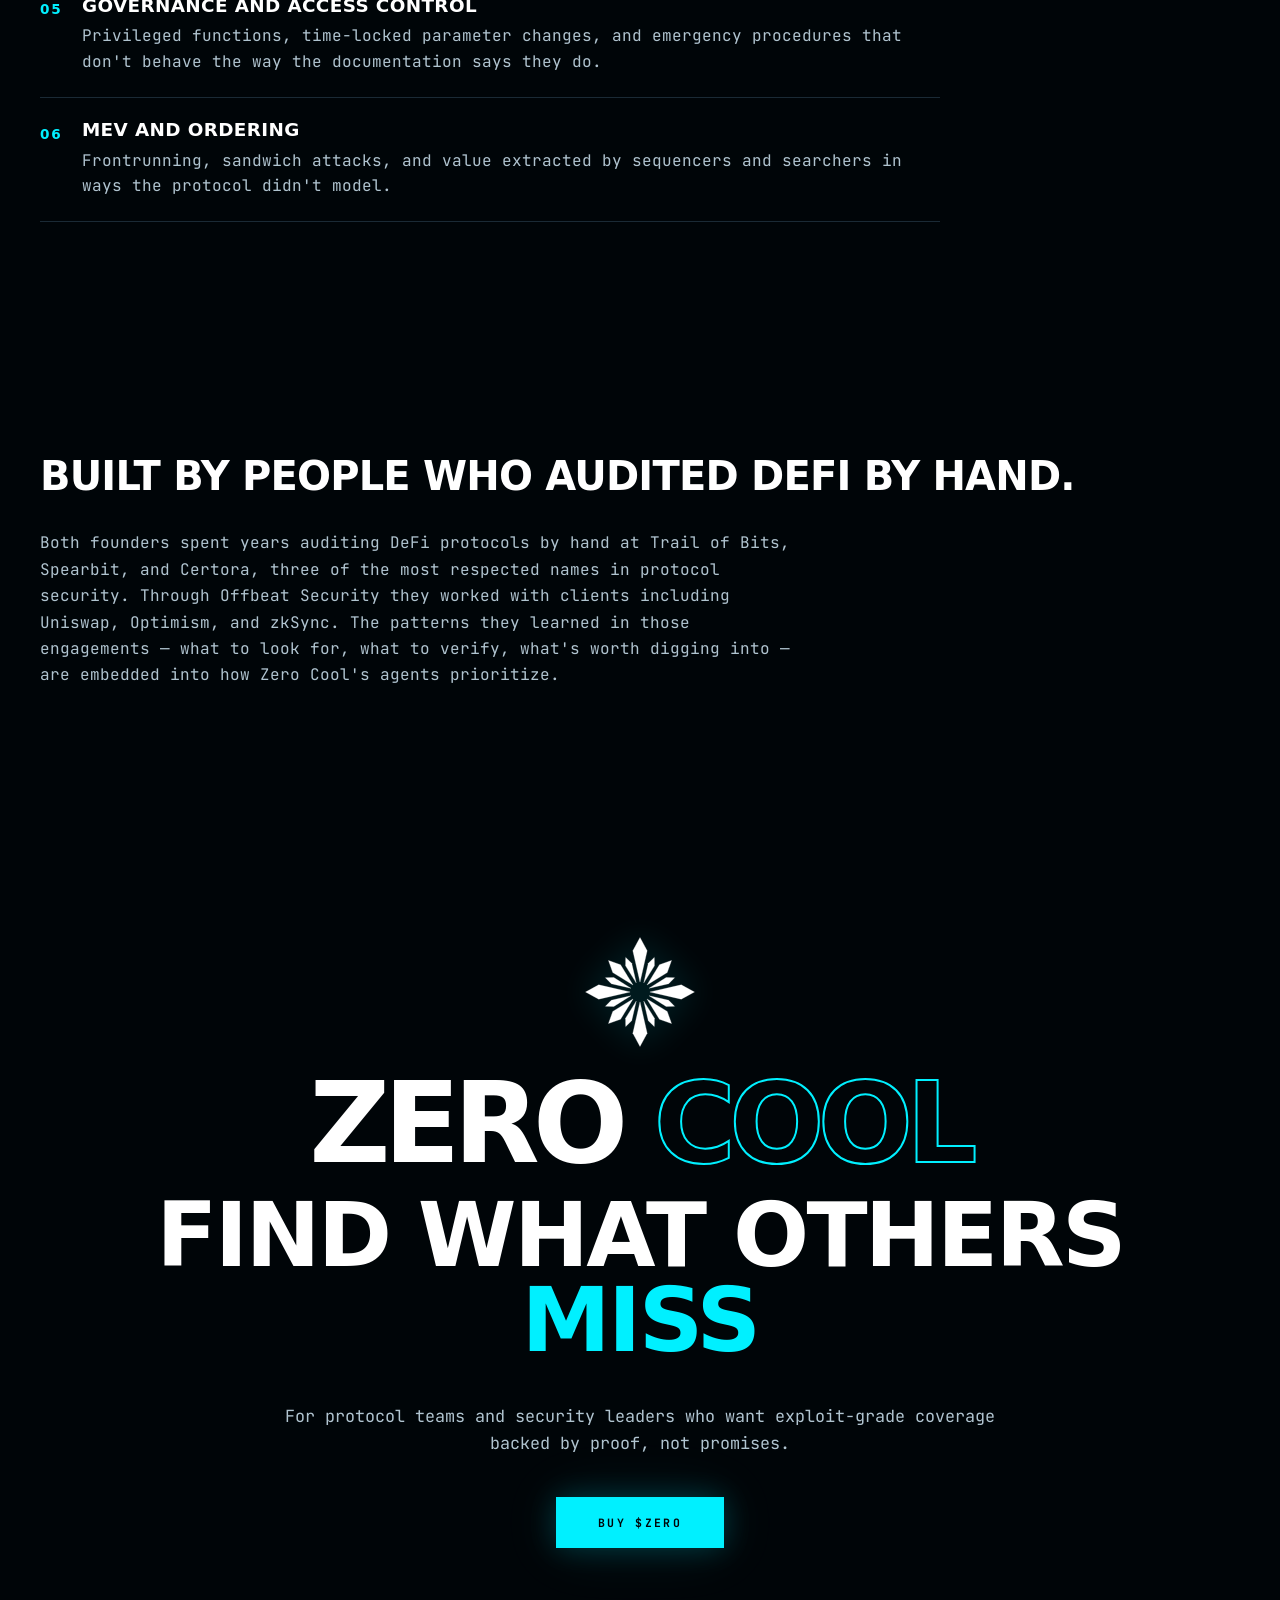
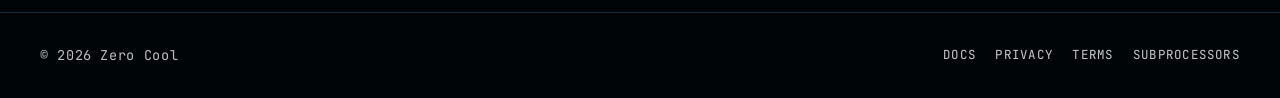
<file: services/defi.html>
<!DOCTYPE html>
<html lang="en">
<head>
  <meta charset="utf-8">
  <meta name="viewport" content="width=device-width, initial-scale=1">
  <title>DeFi Auditing — Zero Cool</title>
  <meta name="description" content="DeFi protocols ship faster than auditors can keep up.">
  <link rel="icon" href="../favicon.svg" type="image/svg+xml">
  <link rel="preconnect" href="https://fonts.googleapis.com">
  <link rel="preconnect" href="https://fonts.gstatic.com" crossorigin>
  <link href="https://fonts.googleapis.com/css2?family=Syncopate:wght@400;700&family=JetBrains+Mono:wght@400;500;600;700&display=swap" rel="stylesheet">
  <link rel="stylesheet" href="../css/styles.css">
  <script>try{if(localStorage.getItem("zc-theme")==="light")document.documentElement.setAttribute("data-theme","light")}catch(e){}</script>
</head>
<body data-root="../">
  <canvas id="plasma" class="plasma" aria-hidden="true"></canvas>
  <div class="grain"></div>
  <div class="vignette"></div>
  <div class="glow"></div>
  <header class="nav">
    <a class="brand" href="../index.html"><span class="star" data-star></span>Zero Cool</a>
    <div class="nav-desktop">
      <ul class="nav-links">
        <li class="svc" data-services>
          <button class="svc-btn" type="button" aria-expanded="false">Services
            <svg width="11" height="11" viewBox="0 0 12 12" fill="none" stroke="currentColor" stroke-width="1.8"><path d="M3 4.5l3 3 3-3"/></svg>
          </button>
          <div class="menu">
            <a href="../services/defi.html">DeFi</a>
            <a href="../services/bridges.html">Bridges</a>
            <a href="../services/l2-infrastructure.html">L2 Infrastructure</a>
            <a href="../services/formal-verification.html">Formal Verification</a>
          </div>
        </li>
        <li><a href="../index.html#engagement">Engagement</a></li>
        <li><a href="../docs.html">Docs</a></li>
        <li><a href="../about.html">About</a></li>
      </ul>
      <div class="nav-actions">
        <button class="icon-btn" type="button" data-theme-toggle aria-label="Switch to light theme"></button>
        <a class="btn btn-ghost" href="https://app.uniswap.org/#/swap?inputCurrency=eth&outputCurrency=0x34bdf88065352838f5a917ea039c8b9adecd9e78" target="_blank" rel="noopener noreferrer">Buy $ZERO</a>
      </div>
    </div>
    <div class="nav-mobile">
      <button class="icon-btn" type="button" data-theme-toggle aria-label="Switch to light theme"></button>
      <button class="burger" type="button" data-burger aria-label="Toggle menu"><span></span><span></span><span></span></button>
    </div>
  </header>
  <div class="mobile-panel" data-panel>
    <a href="../services/defi.html">DeFi</a>
    <a href="../services/bridges.html">Bridges</a>
    <a href="../services/l2-infrastructure.html">L2 Infrastructure</a>
    <a href="../services/formal-verification.html">Formal Verification</a>
    <a href="../index.html#engagement">Engagement</a>
    <a href="../docs.html">Docs</a>
    <a href="../about.html">About</a>
    <a href="https://app.uniswap.org/#/swap?inputCurrency=eth&outputCurrency=0x34bdf88065352838f5a917ea039c8b9adecd9e78" target="_blank" rel="noopener noreferrer">Buy $ZERO</a>
  </div>
  <main><section class="page"><div class="wrap">
    <div class="kicker"><i>//</i> Services / DeFi</div>
    <h1 class="h-section">DeFi protocols ship faster than auditors can keep up.</h1>
    <p class="lede">DeFi composability is the source of both its value and its largest attack surface. Every new protocol inherits the security assumptions of the protocols it integrates with. Every state change ripples through positions held by users you've never seen. The hardest bugs aren't in your contracts. They're in the interactions between your contracts and the ones you depend on.</p><p class="lede">Existing solutions don't keep pace. A single complex DeFi audit runs $75K to $250K and takes weeks or months. By the time a report ships, the code has moved on.</p>
  </div></section>
  <section class="section"><div class="wrap">
    <div class="kicker"><i>//</i> Attack surface</div>
    <h2 class="h-section">Where the bugs hide.</h2>
    <div class="threats"><article class="threat reveal"><b>01</b><div><h3>Cross-contract reentrancy</h3><p>State assumptions that hold within a single function break when execution flow returns through composable callbacks. The hardest reentrancy bugs span contract boundaries.</p></div></article><article class="threat reveal"><b>02</b><div><h3>Oracle manipulation</h3><p>Flash loans, price feed staleness, and TWAP edge cases turn read-only values into attack vectors. Most oracles look correct in isolation and fail under adversarial conditions.</p></div></article><article class="threat reveal"><b>03</b><div><h3>Accounting precision</h3><p>Rounding errors, share/asset drift, and fixed-point math bugs that drain protocols slowly or all at once. Off-by-one in the wrong place is a million-dollar bug.</p></div></article><article class="threat reveal"><b>04</b><div><h3>Composability assumptions</h3><p>What happens when a protocol you integrate with pauses, upgrades, or itself gets exploited. Your security depends on assumptions you didn't write.</p></div></article><article class="threat reveal"><b>05</b><div><h3>Governance and access control</h3><p>Privileged functions, time-locked parameter changes, and emergency procedures that don't behave the way the documentation says they do.</p></div></article><article class="threat reveal"><b>06</b><div><h3>MEV and ordering</h3><p>Frontrunning, sandwich attacks, and value extracted by sequencers and searchers in ways the protocol didn't model.</p></div></article></div>
  </div></section>
  <section class="section"><div class="wrap">
    <h2 class="h-section">Built by people who audited DeFi by hand.</h2>
    <p class="copy">Both founders spent years auditing DeFi protocols by hand at Trail of Bits, Spearbit, and Certora, three of the most respected names in protocol security. Through Offbeat Security they worked with clients including Uniswap, Optimism, and zkSync. The patterns they learned in those engagements — what to look for, what to verify, what's worth digging into — are embedded into how Zero Cool's agents prioritize.</p>
  </div></section>
    <section class="join" id="join">
      <div class="star" data-star></div>
      <div class="wordmark"><span>ZERO</span> <span class="out">COOL</span></div>
      <h2>Find what others<br><em>miss</em></h2>
      <p class="copy">For protocol teams and security leaders who want exploit-grade coverage backed by proof, not promises.</p>
      <a class="btn btn-solid btn-lg" href="https://app.uniswap.org/#/swap?inputCurrency=eth&outputCurrency=0x34bdf88065352838f5a917ea039c8b9adecd9e78" target="_blank" rel="noopener noreferrer">Buy $ZERO</a>
    </section>
  </main>
  <footer class="foot"><div class="wrap"><span>© 2026 Zero Cool</span><nav>
    <a href="../docs.html">Docs</a>
    <a href="../privacy.html">Privacy</a>
    <a href="../terms.html">Terms</a>
    <a href="../subprocessors.html">Subprocessors</a>
  </nav></div></footer>
  <script src="../js/main.js"></script>
</body>
</html>
</file>
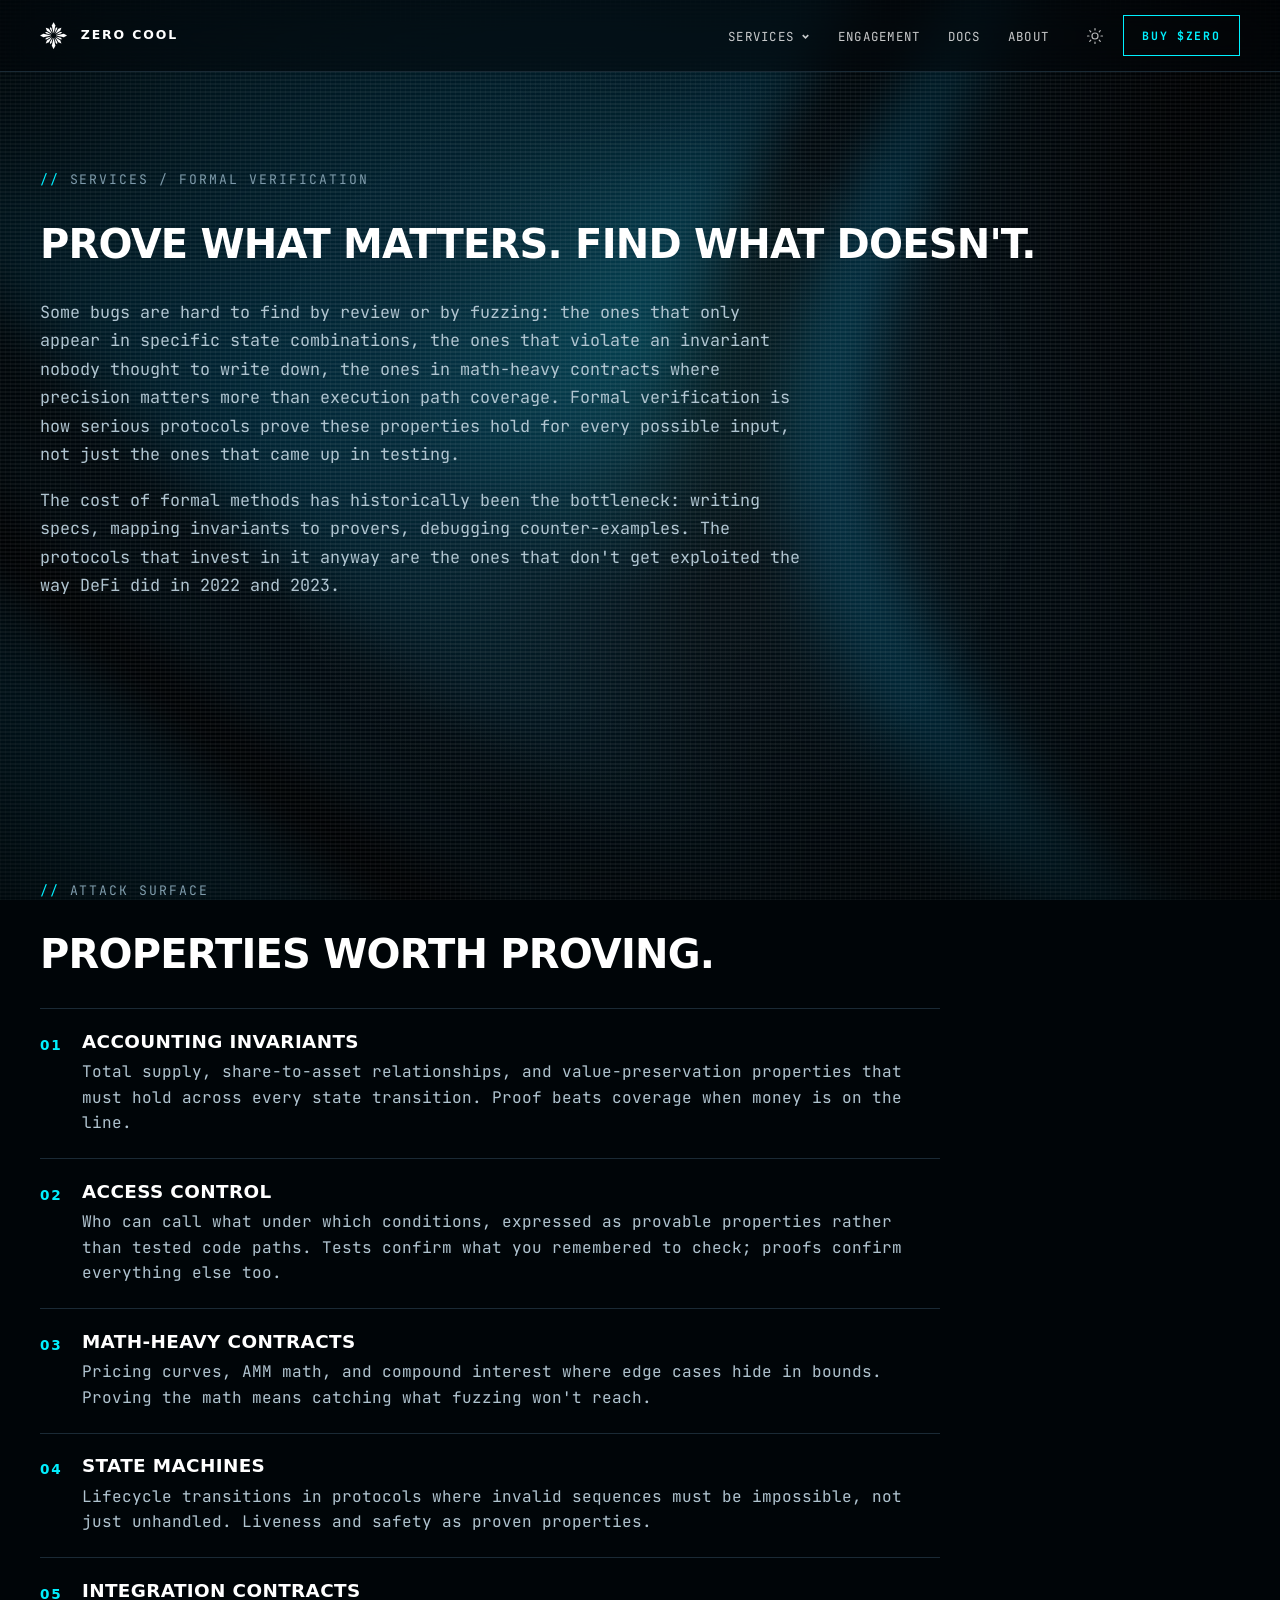
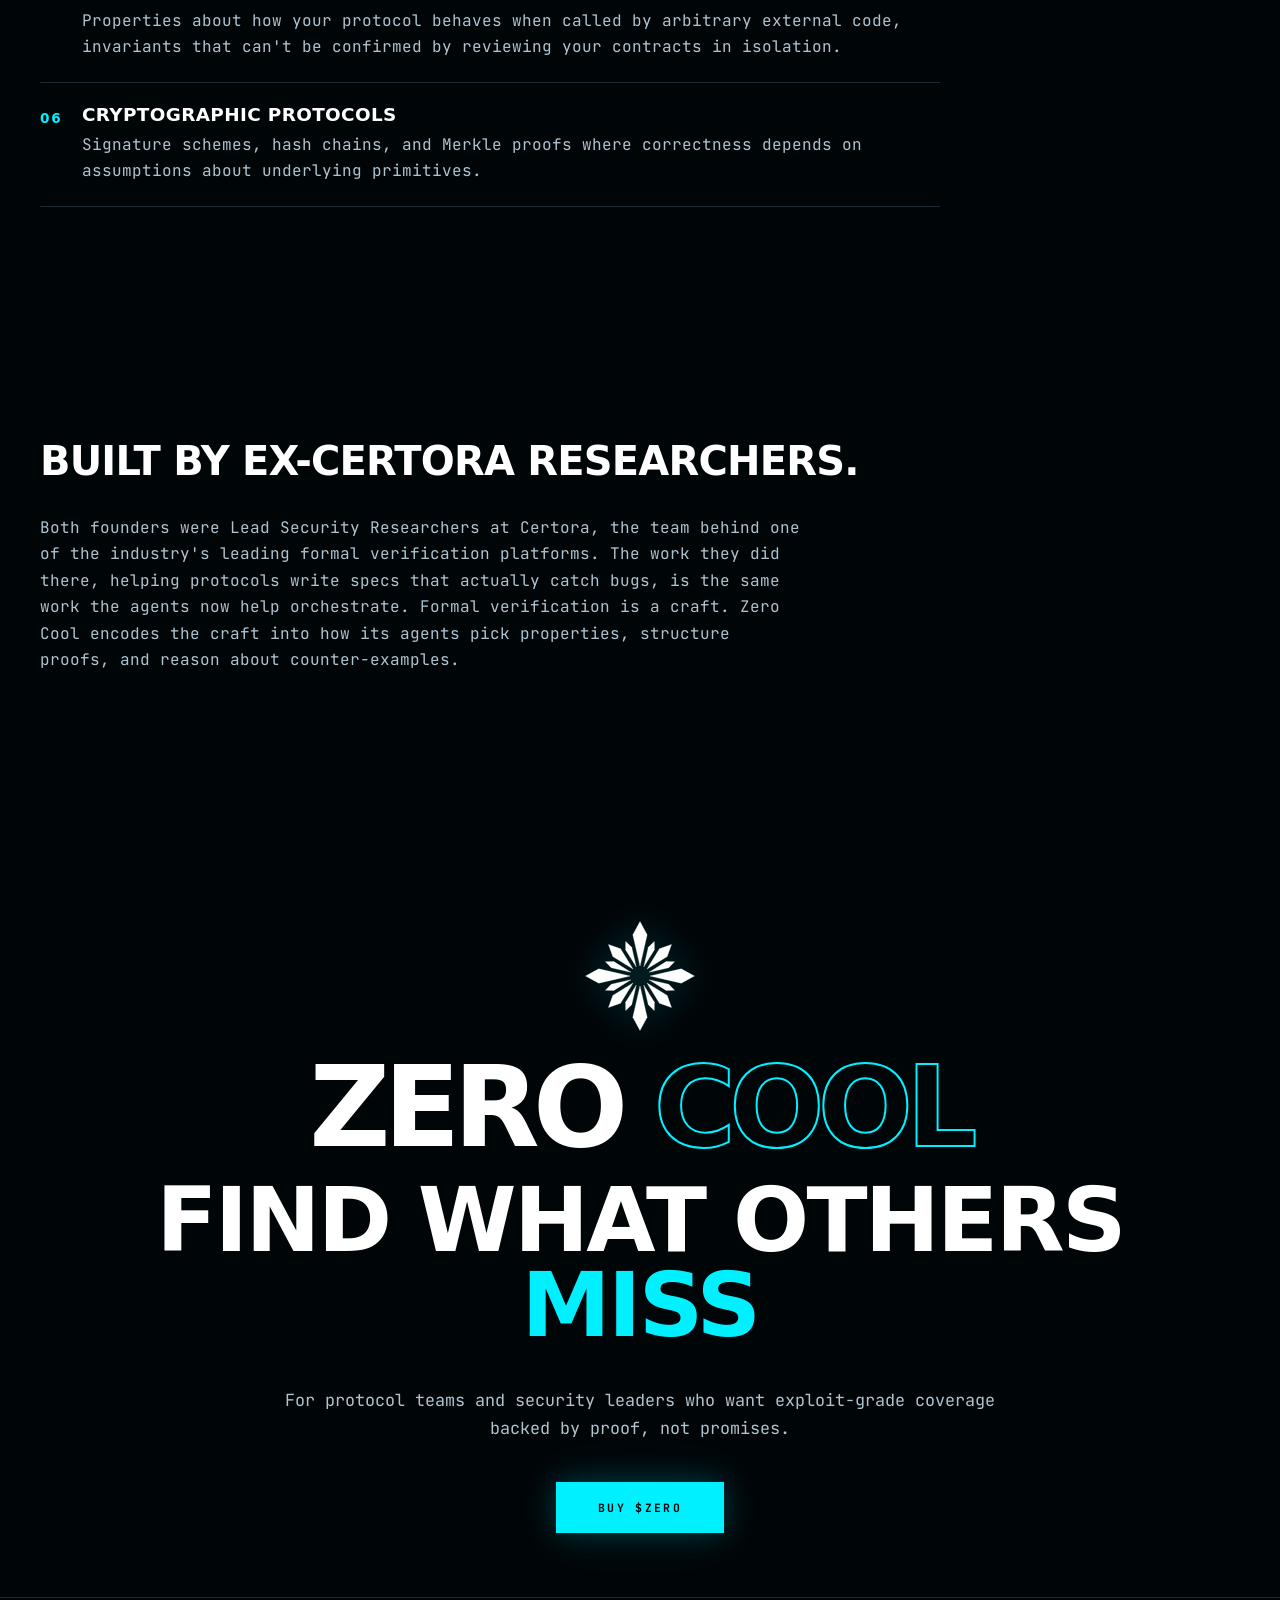
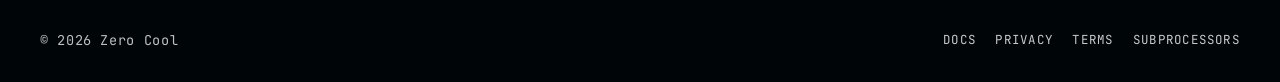
<file: services/formal-verification.html>
<!DOCTYPE html>
<html lang="en">
<head>
  <meta charset="utf-8">
  <meta name="viewport" content="width=device-width, initial-scale=1">
  <title>Formal Verification — Zero Cool</title>
  <meta name="description" content="Prove what matters. Find what doesn't.">
  <link rel="icon" href="../favicon.svg" type="image/svg+xml">
  <link rel="preconnect" href="https://fonts.googleapis.com">
  <link rel="preconnect" href="https://fonts.gstatic.com" crossorigin>
  <link href="https://fonts.googleapis.com/css2?family=Syncopate:wght@400;700&family=JetBrains+Mono:wght@400;500;600;700&display=swap" rel="stylesheet">
  <link rel="stylesheet" href="../css/styles.css">
  <script>try{if(localStorage.getItem("zc-theme")==="light")document.documentElement.setAttribute("data-theme","light")}catch(e){}</script>
</head>
<body data-root="../">
  <canvas id="plasma" class="plasma" aria-hidden="true"></canvas>
  <div class="grain"></div>
  <div class="vignette"></div>
  <div class="glow"></div>
  <header class="nav">
    <a class="brand" href="../index.html"><span class="star" data-star></span>Zero Cool</a>
    <div class="nav-desktop">
      <ul class="nav-links">
        <li class="svc" data-services>
          <button class="svc-btn" type="button" aria-expanded="false">Services
            <svg width="11" height="11" viewBox="0 0 12 12" fill="none" stroke="currentColor" stroke-width="1.8"><path d="M3 4.5l3 3 3-3"/></svg>
          </button>
          <div class="menu">
            <a href="../services/defi.html">DeFi</a>
            <a href="../services/bridges.html">Bridges</a>
            <a href="../services/l2-infrastructure.html">L2 Infrastructure</a>
            <a href="../services/formal-verification.html">Formal Verification</a>
          </div>
        </li>
        <li><a href="../index.html#engagement">Engagement</a></li>
        <li><a href="../docs.html">Docs</a></li>
        <li><a href="../about.html">About</a></li>
      </ul>
      <div class="nav-actions">
        <button class="icon-btn" type="button" data-theme-toggle aria-label="Switch to light theme"></button>
        <a class="btn btn-ghost" href="https://app.uniswap.org/#/swap?inputCurrency=eth&outputCurrency=0x34bdf88065352838f5a917ea039c8b9adecd9e78" target="_blank" rel="noopener noreferrer">Buy $ZERO</a>
      </div>
    </div>
    <div class="nav-mobile">
      <button class="icon-btn" type="button" data-theme-toggle aria-label="Switch to light theme"></button>
      <button class="burger" type="button" data-burger aria-label="Toggle menu"><span></span><span></span><span></span></button>
    </div>
  </header>
  <div class="mobile-panel" data-panel>
    <a href="../services/defi.html">DeFi</a>
    <a href="../services/bridges.html">Bridges</a>
    <a href="../services/l2-infrastructure.html">L2 Infrastructure</a>
    <a href="../services/formal-verification.html">Formal Verification</a>
    <a href="../index.html#engagement">Engagement</a>
    <a href="../docs.html">Docs</a>
    <a href="../about.html">About</a>
    <a href="https://app.uniswap.org/#/swap?inputCurrency=eth&outputCurrency=0x34bdf88065352838f5a917ea039c8b9adecd9e78" target="_blank" rel="noopener noreferrer">Buy $ZERO</a>
  </div>
  <main><section class="page"><div class="wrap">
    <div class="kicker"><i>//</i> Services / Formal Verification</div>
    <h1 class="h-section">Prove what matters. Find what doesn't.</h1>
    <p class="lede">Some bugs are hard to find by review or by fuzzing: the ones that only appear in specific state combinations, the ones that violate an invariant nobody thought to write down, the ones in math-heavy contracts where precision matters more than execution path coverage. Formal verification is how serious protocols prove these properties hold for every possible input, not just the ones that came up in testing.</p><p class="lede">The cost of formal methods has historically been the bottleneck: writing specs, mapping invariants to provers, debugging counter-examples. The protocols that invest in it anyway are the ones that don't get exploited the way DeFi did in 2022 and 2023.</p>
  </div></section>
  <section class="section"><div class="wrap">
    <div class="kicker"><i>//</i> Attack surface</div>
    <h2 class="h-section">Properties worth proving.</h2>
    <div class="threats"><article class="threat reveal"><b>01</b><div><h3>Accounting invariants</h3><p>Total supply, share-to-asset relationships, and value-preservation properties that must hold across every state transition. Proof beats coverage when money is on the line.</p></div></article><article class="threat reveal"><b>02</b><div><h3>Access control</h3><p>Who can call what under which conditions, expressed as provable properties rather than tested code paths. Tests confirm what you remembered to check; proofs confirm everything else too.</p></div></article><article class="threat reveal"><b>03</b><div><h3>Math-heavy contracts</h3><p>Pricing curves, AMM math, and compound interest where edge cases hide in bounds. Proving the math means catching what fuzzing won't reach.</p></div></article><article class="threat reveal"><b>04</b><div><h3>State machines</h3><p>Lifecycle transitions in protocols where invalid sequences must be impossible, not just unhandled. Liveness and safety as proven properties.</p></div></article><article class="threat reveal"><b>05</b><div><h3>Integration contracts</h3><p>Properties about how your protocol behaves when called by arbitrary external code, invariants that can't be confirmed by reviewing your contracts in isolation.</p></div></article><article class="threat reveal"><b>06</b><div><h3>Cryptographic protocols</h3><p>Signature schemes, hash chains, and Merkle proofs where correctness depends on assumptions about underlying primitives.</p></div></article></div>
  </div></section>
  <section class="section"><div class="wrap">
    <h2 class="h-section">Built by ex-Certora researchers.</h2>
    <p class="copy">Both founders were Lead Security Researchers at Certora, the team behind one of the industry's leading formal verification platforms. The work they did there, helping protocols write specs that actually catch bugs, is the same work the agents now help orchestrate. Formal verification is a craft. Zero Cool encodes the craft into how its agents pick properties, structure proofs, and reason about counter-examples.</p>
  </div></section>
    <section class="join" id="join">
      <div class="star" data-star></div>
      <div class="wordmark"><span>ZERO</span> <span class="out">COOL</span></div>
      <h2>Find what others<br><em>miss</em></h2>
      <p class="copy">For protocol teams and security leaders who want exploit-grade coverage backed by proof, not promises.</p>
      <a class="btn btn-solid btn-lg" href="https://app.uniswap.org/#/swap?inputCurrency=eth&outputCurrency=0x34bdf88065352838f5a917ea039c8b9adecd9e78" target="_blank" rel="noopener noreferrer">Buy $ZERO</a>
    </section>
  </main>
  <footer class="foot"><div class="wrap"><span>© 2026 Zero Cool</span><nav>
    <a href="../docs.html">Docs</a>
    <a href="../privacy.html">Privacy</a>
    <a href="../terms.html">Terms</a>
    <a href="../subprocessors.html">Subprocessors</a>
  </nav></div></footer>
  <script src="../js/main.js"></script>
</body>
</html>
</file>
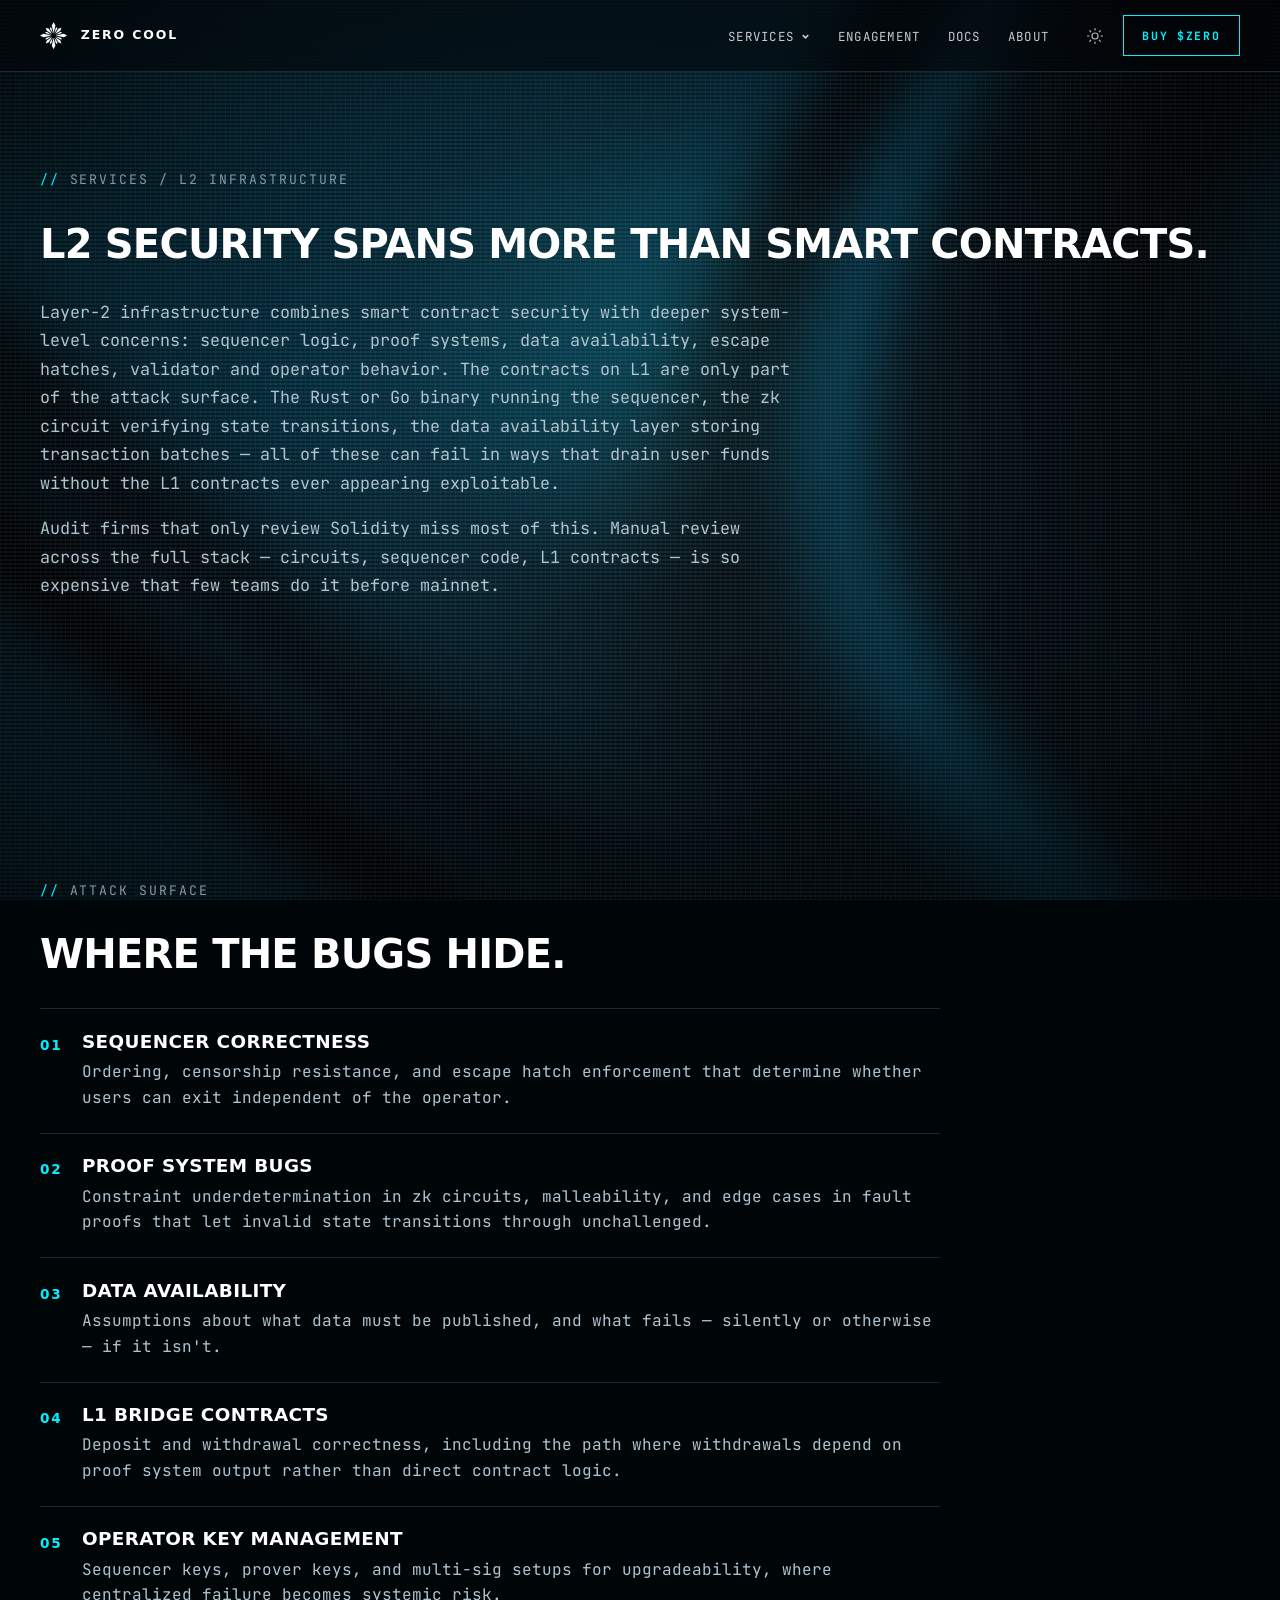
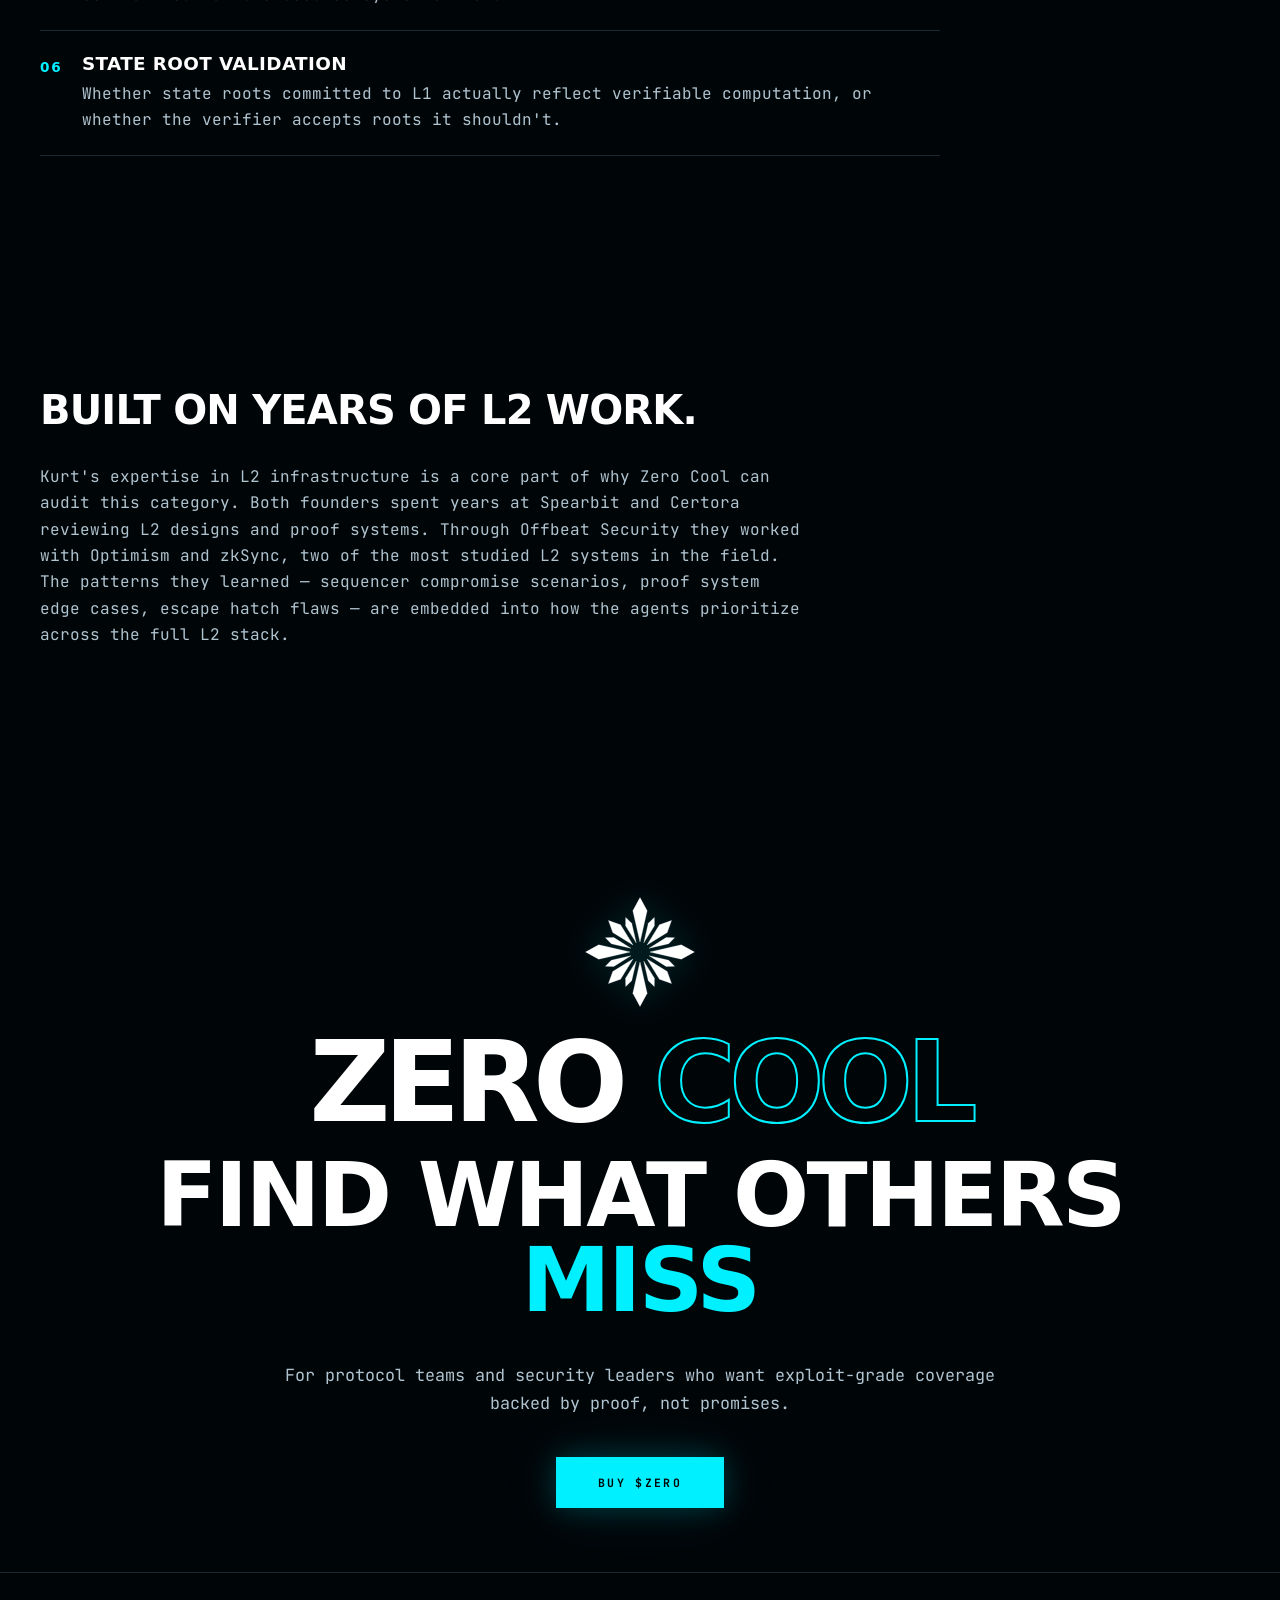
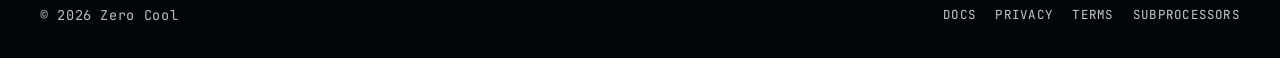
<file: services/l2-infrastructure.html>
<!DOCTYPE html>
<html lang="en">
<head>
  <meta charset="utf-8">
  <meta name="viewport" content="width=device-width, initial-scale=1">
  <title>L2 Infrastructure — Zero Cool</title>
  <meta name="description" content="L2 security spans more than smart contracts.">
  <link rel="icon" href="../favicon.svg" type="image/svg+xml">
  <link rel="preconnect" href="https://fonts.googleapis.com">
  <link rel="preconnect" href="https://fonts.gstatic.com" crossorigin>
  <link href="https://fonts.googleapis.com/css2?family=Syncopate:wght@400;700&family=JetBrains+Mono:wght@400;500;600;700&display=swap" rel="stylesheet">
  <link rel="stylesheet" href="../css/styles.css">
  <script>try{if(localStorage.getItem("zc-theme")==="light")document.documentElement.setAttribute("data-theme","light")}catch(e){}</script>
</head>
<body data-root="../">
  <canvas id="plasma" class="plasma" aria-hidden="true"></canvas>
  <div class="grain"></div>
  <div class="vignette"></div>
  <div class="glow"></div>
  <header class="nav">
    <a class="brand" href="../index.html"><span class="star" data-star></span>Zero Cool</a>
    <div class="nav-desktop">
      <ul class="nav-links">
        <li class="svc" data-services>
          <button class="svc-btn" type="button" aria-expanded="false">Services
            <svg width="11" height="11" viewBox="0 0 12 12" fill="none" stroke="currentColor" stroke-width="1.8"><path d="M3 4.5l3 3 3-3"/></svg>
          </button>
          <div class="menu">
            <a href="../services/defi.html">DeFi</a>
            <a href="../services/bridges.html">Bridges</a>
            <a href="../services/l2-infrastructure.html">L2 Infrastructure</a>
            <a href="../services/formal-verification.html">Formal Verification</a>
          </div>
        </li>
        <li><a href="../index.html#engagement">Engagement</a></li>
        <li><a href="../docs.html">Docs</a></li>
        <li><a href="../about.html">About</a></li>
      </ul>
      <div class="nav-actions">
        <button class="icon-btn" type="button" data-theme-toggle aria-label="Switch to light theme"></button>
        <a class="btn btn-ghost" href="https://app.uniswap.org/#/swap?inputCurrency=eth&outputCurrency=0x34bdf88065352838f5a917ea039c8b9adecd9e78" target="_blank" rel="noopener noreferrer">Buy $ZERO</a>
      </div>
    </div>
    <div class="nav-mobile">
      <button class="icon-btn" type="button" data-theme-toggle aria-label="Switch to light theme"></button>
      <button class="burger" type="button" data-burger aria-label="Toggle menu"><span></span><span></span><span></span></button>
    </div>
  </header>
  <div class="mobile-panel" data-panel>
    <a href="../services/defi.html">DeFi</a>
    <a href="../services/bridges.html">Bridges</a>
    <a href="../services/l2-infrastructure.html">L2 Infrastructure</a>
    <a href="../services/formal-verification.html">Formal Verification</a>
    <a href="../index.html#engagement">Engagement</a>
    <a href="../docs.html">Docs</a>
    <a href="../about.html">About</a>
    <a href="https://app.uniswap.org/#/swap?inputCurrency=eth&outputCurrency=0x34bdf88065352838f5a917ea039c8b9adecd9e78" target="_blank" rel="noopener noreferrer">Buy $ZERO</a>
  </div>
  <main><section class="page"><div class="wrap">
    <div class="kicker"><i>//</i> Services / L2 Infrastructure</div>
    <h1 class="h-section">L2 security spans more than smart contracts.</h1>
    <p class="lede">Layer-2 infrastructure combines smart contract security with deeper system-level concerns: sequencer logic, proof systems, data availability, escape hatches, validator and operator behavior. The contracts on L1 are only part of the attack surface. The Rust or Go binary running the sequencer, the zk circuit verifying state transitions, the data availability layer storing transaction batches — all of these can fail in ways that drain user funds without the L1 contracts ever appearing exploitable.</p><p class="lede">Audit firms that only review Solidity miss most of this. Manual review across the full stack — circuits, sequencer code, L1 contracts — is so expensive that few teams do it before mainnet.</p>
  </div></section>
  <section class="section"><div class="wrap">
    <div class="kicker"><i>//</i> Attack surface</div>
    <h2 class="h-section">Where the bugs hide.</h2>
    <div class="threats"><article class="threat reveal"><b>01</b><div><h3>Sequencer correctness</h3><p>Ordering, censorship resistance, and escape hatch enforcement that determine whether users can exit independent of the operator.</p></div></article><article class="threat reveal"><b>02</b><div><h3>Proof system bugs</h3><p>Constraint underdetermination in zk circuits, malleability, and edge cases in fault proofs that let invalid state transitions through unchallenged.</p></div></article><article class="threat reveal"><b>03</b><div><h3>Data availability</h3><p>Assumptions about what data must be published, and what fails — silently or otherwise — if it isn't.</p></div></article><article class="threat reveal"><b>04</b><div><h3>L1 bridge contracts</h3><p>Deposit and withdrawal correctness, including the path where withdrawals depend on proof system output rather than direct contract logic.</p></div></article><article class="threat reveal"><b>05</b><div><h3>Operator key management</h3><p>Sequencer keys, prover keys, and multi-sig setups for upgradeability, where centralized failure becomes systemic risk.</p></div></article><article class="threat reveal"><b>06</b><div><h3>State root validation</h3><p>Whether state roots committed to L1 actually reflect verifiable computation, or whether the verifier accepts roots it shouldn't.</p></div></article></div>
  </div></section>
  <section class="section"><div class="wrap">
    <h2 class="h-section">Built on years of L2 work.</h2>
    <p class="copy">Kurt's expertise in L2 infrastructure is a core part of why Zero Cool can audit this category. Both founders spent years at Spearbit and Certora reviewing L2 designs and proof systems. Through Offbeat Security they worked with Optimism and zkSync, two of the most studied L2 systems in the field. The patterns they learned — sequencer compromise scenarios, proof system edge cases, escape hatch flaws — are embedded into how the agents prioritize across the full L2 stack.</p>
  </div></section>
    <section class="join" id="join">
      <div class="star" data-star></div>
      <div class="wordmark"><span>ZERO</span> <span class="out">COOL</span></div>
      <h2>Find what others<br><em>miss</em></h2>
      <p class="copy">For protocol teams and security leaders who want exploit-grade coverage backed by proof, not promises.</p>
      <a class="btn btn-solid btn-lg" href="https://app.uniswap.org/#/swap?inputCurrency=eth&outputCurrency=0x34bdf88065352838f5a917ea039c8b9adecd9e78" target="_blank" rel="noopener noreferrer">Buy $ZERO</a>
    </section>
  </main>
  <footer class="foot"><div class="wrap"><span>© 2026 Zero Cool</span><nav>
    <a href="../docs.html">Docs</a>
    <a href="../privacy.html">Privacy</a>
    <a href="../terms.html">Terms</a>
    <a href="../subprocessors.html">Subprocessors</a>
  </nav></div></footer>
  <script src="../js/main.js"></script>
</body>
</html>
</file>
<file: css/styles.css>
:root {
  --bg: #000508;
  --card: rgba(0, 240, 255, 0.012);
  --border: #1a2a35;
  --text: #ffffff;
  --muted: #b0c4d0;
  --dim: #7e9bab;
  --accent: #00f0ff;
  --section: 8.5rem;
  --page-top: clamp(8.5rem, calc(5rem + 10vh), 14rem);
  --display: "Syncopate", ui-sans-serif, system-ui, sans-serif;
  --body: "JetBrains Mono", ui-monospace, monospace;
  --max: 1400px;
  --pad: 1.25rem;
  color-scheme: dark;
}

@media (min-width: 768px) {
  :root { --section: 11.5rem; --pad: 2rem; }
}

@media (min-width: 1025px) {
  :root { --section: 14.5rem; --pad: 2.5rem; }
}

[data-theme="light"] {
  --bg: #f6f8f9;
  --card: rgba(255, 255, 255, 0.45);
  --border: #c8d2d8;
  --text: #06141c;
  --muted: #1a2a35;
  --dim: #5a6e78;
  --accent: #00a8b8;
  color-scheme: light;
}

* { box-sizing: border-box; }
html { scroll-behavior: smooth; }
body {
  margin: 0;
  background: var(--bg);
  color: var(--text);
  font-family: var(--body);
  font-size: 1rem;
  line-height: 1.5;
  letter-spacing: 0.04em;
  overflow-x: clip;
}
img, svg { display: block; }
a { color: inherit; }
button, input { font: inherit; color: inherit; }
::selection { color: #fff; background: rgba(0, 240, 255, 0.3); }
[data-theme="light"] ::selection { color: #06141c; background: rgba(0, 168, 184, 0.25); }

h1, h2, h3, h4 {
  font-family: var(--display);
  font-weight: 700;
  text-transform: uppercase;
  line-height: 1.1;
  letter-spacing: -0.02em;
  margin: 0;
}

.plasma {
  position: fixed;
  inset: 0;
  z-index: 0;
  pointer-events: none;
  background:
    radial-gradient(ellipse at 50% 38%, rgba(0, 240, 255, 0.16), transparent 32%),
    radial-gradient(ellipse at 30% 70%, rgba(0, 40, 60, 0.5), transparent 46%),
    var(--bg);
}
[data-theme="light"] .plasma {
  background:
    radial-gradient(ellipse at 50% 36%, rgba(255, 255, 255, 0.95), transparent 42%),
    radial-gradient(ellipse at 50% 50%, rgba(0, 168, 184, 0.16), transparent 38%),
    #e7eef1;
}
.plasma canvas { width: 100%; height: 100%; display: block; }
[data-theme="light"] .plasma canvas { mix-blend-mode: multiply; opacity: 0.55; }

.grain,
.vignette,
.glow {
  position: fixed;
  inset: 0;
  pointer-events: none;
  z-index: 2;
}
.grain {
  opacity: 0.45;
  background-image:
    repeating-linear-gradient(0deg, rgba(255, 255, 255, 0.14) 0 1px, transparent 1px 3px),
    repeating-linear-gradient(90deg, rgba(255, 255, 255, 0.08) 0 1px, transparent 1px 5px);
  background-size: 4px 4px, 5px 5px;
}
.vignette {
  opacity: 0.9;
  background:
    radial-gradient(circle at 50% 50%, transparent 48%, rgba(0, 0, 0, 0.16) 74%, rgba(0, 0, 0, 0.44) 100%),
    linear-gradient(180deg, rgba(0, 0, 0, 0.14), transparent 22%, transparent 78%, rgba(0, 0, 0, 0.18));
}
[data-theme="light"] .vignette { opacity: 0.35; }
.glow {
  opacity: 0.8;
  mix-blend-mode: screen;
  background:
    radial-gradient(circle at 50% 38%, rgba(0, 240, 255, 0.12), transparent 30%),
    radial-gradient(circle at 50% 50%, rgba(255, 255, 255, 0.03), transparent 52%);
}
[data-theme="light"] .glow { opacity: 0.45; mix-blend-mode: multiply; }

.nav {
  position: fixed;
  top: 0; left: 0; right: 0;
  z-index: 40;
  display: flex;
  align-items: center;
  justify-content: space-between;
  padding: 0.85rem var(--pad);
  backdrop-filter: blur(18px);
  background: color-mix(in srgb, var(--bg) 55%, transparent);
  border-bottom: 1px solid var(--border);
  animation: drop 0.7s ease both;
}
.brand {
  display: flex;
  align-items: center;
  gap: 0.85rem;
  background: none;
  border: 0;
  padding: 0;
  cursor: pointer;
  text-decoration: none;
  color: inherit;
  font-family: var(--display);
  font-weight: 700;
  letter-spacing: 0.15em;
  text-transform: uppercase;
  font-size: 0.78rem;
  white-space: nowrap;
}
.brand .star, .star { width: 1.7rem; height: 1.7rem; color: var(--text); }
.nav-desktop { display: none; align-items: center; gap: 1.5rem; }
.nav-links { display: flex; align-items: center; gap: 1.7rem; list-style: none; margin: 0; padding: 0; }
.nav-links a, .svc-btn, .menu a, .foot a, .text-link {
  text-decoration: none;
  text-transform: uppercase;
  letter-spacing: 0.1em;
  font-size: 0.78rem;
  color: color-mix(in srgb, var(--text) 78%, transparent);
  transition: color 0.2s ease, text-shadow 0.2s ease;
}
.nav-links a:hover, .svc-btn:hover, .menu a:hover, .foot a:hover, .text-link:hover,
.nav-links a.active {
  color: var(--accent);
  text-shadow: 0 0 12px rgba(0, 240, 255, 0.28);
}
.svc { position: relative; }
.svc-btn {
  display: inline-flex;
  align-items: center;
  gap: 0.35rem;
  background: none;
  border: 0;
  padding: 0;
  cursor: pointer;
}
.svc-btn svg { transition: transform 0.2s ease; }
.svc.open .svc-btn svg { transform: rotate(180deg); }
.menu {
  display: none;
  position: absolute;
  top: calc(100% + 16px);
  left: 50%;
  transform: translateX(-40%);
  min-width: 220px;
  padding: 0.45rem 0;
  background: #050b10;
  border: 1px solid var(--border);
  box-shadow: 0 18px 50px rgba(0, 0, 0, 0.45);
}
[data-theme="light"] .menu { background: #fff; box-shadow: 0 16px 40px rgba(6, 20, 28, 0.08); }
.svc.open .menu { display: block; }
.menu a { display: block; padding: 0.72rem 1.15rem; color: var(--dim); font-size: 0.72rem; letter-spacing: 0.12em; }
.nav-actions { display: flex; align-items: center; gap: 0.35rem; }
.icon-btn, .burger {
  width: 2.75rem; height: 2.75rem;
  display: inline-flex; align-items: center; justify-content: center;
  background: none; border: 0; cursor: pointer; color: color-mix(in srgb, var(--text) 70%, transparent);
}
.icon-btn:hover { color: var(--accent); }
.burger { display: none; flex-direction: column; gap: 6px; }
.burger span { display: block; width: 1.25rem; height: 1px; background: var(--text); transition: 0.2s ease; }
.burger.open span:nth-child(1) { transform: translateY(7px) rotate(45deg); }
.burger.open span:nth-child(2) { opacity: 0; }
.burger.open span:nth-child(3) { transform: translateY(-7px) rotate(-45deg); }
.nav-mobile { display: flex; align-items: center; }

.btn {
  display: inline-flex;
  align-items: center;
  justify-content: center;
  white-space: nowrap;
  text-decoration: none;
  text-transform: uppercase;
  letter-spacing: 0.15em;
  font-size: 0.72rem;
  font-weight: 700;
  border: 1px solid var(--accent);
  padding: 0.7rem 1.15rem;
  cursor: pointer;
  transition: 0.2s ease;
}
.btn-ghost { background: transparent; color: var(--accent); }
.btn-ghost:hover { background: var(--accent); color: var(--bg); }
.btn-solid {
  background: var(--accent);
  color: var(--bg);
  box-shadow: 0 0 30px rgba(0, 240, 255, 0.2), 0 0 60px rgba(0, 240, 255, 0.1);
}
.btn-solid:hover {
  background: var(--text);
  border-color: var(--text);
  transform: translateY(-2px);
  box-shadow: 0 0 40px rgba(0, 240, 255, 0.4), 0 0 80px rgba(0, 240, 255, 0.2);
}
.btn-lg { padding: 1rem 2.6rem; letter-spacing: 0.2em; }

.mobile-panel {
  display: none;
  position: fixed;
  inset: 64px 0 0 0;
  z-index: 39;
  background: color-mix(in srgb, var(--bg) 92%, transparent);
  backdrop-filter: blur(16px);
  padding: 1.5rem var(--pad) 2rem;
  overflow: auto;
}
.mobile-panel.open { display: block; }
.mobile-panel a, .mobile-panel button.linkish {
  display: block;
  width: 100%;
  text-align: left;
  background: none;
  border: 0;
  border-bottom: 1px solid var(--border);
  padding: 1rem 0;
  text-decoration: none;
  text-transform: uppercase;
  letter-spacing: 0.12em;
  font-size: 0.85rem;
  color: var(--text);
  cursor: pointer;
}
.mobile-sub { padding-left: 0.75rem; }
.mobile-sub a { color: var(--dim); font-size: 0.75rem; }

main { position: relative; z-index: 3; }
.wrap { max-width: var(--max); margin: 0 auto; padding-left: var(--pad); padding-right: var(--pad); }
.kicker {
  display: flex;
  align-items: center;
  gap: 0.6rem;
  color: var(--dim);
  font-size: 0.82rem;
  letter-spacing: 0.15em;
  text-transform: uppercase;
  margin-bottom: 2rem;
}
.kicker i { color: var(--accent); font-style: normal; }
.h-section { font-size: clamp(1.5rem, 4vw, 2.5rem); margin-bottom: 2rem; }
.copy, .lede, .card p, .voice p, .step p, .legal p, .legal li, .person p, .quote {
  letter-spacing: 0;
  text-transform: none;
  font-weight: 400;
}
.copy { color: var(--muted); line-height: 1.65; max-width: 760px; }
.lede { color: var(--muted); font-size: 1.05rem; line-height: 1.7; max-width: 760px; }

.hero {
  min-height: 100svh;
  display: flex;
  flex-direction: column;
  padding: max(108px, min(12vw, 14vh)) var(--pad) 2.5rem;
  max-width: var(--max);
  margin: 0 auto;
}
.hero-stage { flex: 1; display: flex; flex-direction: column; justify-content: center; }
.mega {
  font-family: var(--display);
  font-weight: 700;
  text-transform: uppercase;
  line-height: 0.75;
  letter-spacing: -0.06em;
  font-size: clamp(3.5rem, min(24vw, 22vh), 16rem);
}
.mega-zero {
  text-align: center;
  text-shadow: 0 0 80px rgba(0, 240, 255, 0.08);
  animation: from-left 1.05s cubic-bezier(0.16, 1, 0.3, 1) 0.05s both;
}
.mega-cool {
  text-align: center;
  margin-top: 0.35rem;
  color: transparent;
  -webkit-text-stroke: 2px var(--accent);
  text-shadow: 0 0 60px rgba(0, 240, 255, 0.12);
  animation: from-right 1.05s cubic-bezier(0.16, 1, 0.3, 1) 0.18s both;
}
.rule {
  display: flex;
  align-items: center;
  margin: 0.4rem 0;
  animation: rise 0.8s ease 0.35s both;
}
.rule .line {
  height: 1px;
  flex: 1;
  min-width: 4rem;
  background: linear-gradient(90deg, transparent, rgba(0, 240, 255, 0.2), rgba(0, 240, 255, 0.2));
}
.rule .line.right { background: linear-gradient(270deg, transparent, rgba(0, 240, 255, 0.2), rgba(0, 240, 255, 0.2)); }
.dot {
  width: 6px; height: 6px; border-radius: 50%;
  background: var(--accent);
  box-shadow: 0 0 12px var(--accent), 0 0 30px rgba(0, 240, 255, 0.3);
  margin: 0 0.75rem;
}
.rule .label {
  display: none;
  color: var(--dim);
  font-size: 0.72rem;
  letter-spacing: 0.25em;
  text-transform: uppercase;
  margin: 0 0.8rem;
  white-space: nowrap;
}
.rule .star { width: 2.4rem; height: 2.4rem; margin: 0 0.35rem; color: var(--accent); filter: drop-shadow(0 0 12px rgba(0, 240, 255, 0.4)); }
.hero-mobile-tag, .hero-foot { animation: rise 0.8s ease 0.55s both; }
.hero-mobile-tag { display: flex; flex-direction: column; align-items: center; gap: 0.35rem; margin-top: 1.4rem; }
.tag { font-size: 0.72rem; letter-spacing: 0.22em; text-transform: uppercase; color: var(--dim); }
.tag em { font-style: normal; color: var(--accent); }
.hero-foot {
  display: flex;
  flex-direction: column;
  align-items: center;
  gap: 1.25rem;
  padding-bottom: 1.5rem;
  text-align: center;
}
.hero-copy { max-width: 440px; }
.hero-copy p { letter-spacing: 0; line-height: 1.6; margin: 0 0 1.25rem; }
.fine { margin: 1rem 0 0; color: var(--dim); font-size: 0.72rem; letter-spacing: 0.14em; text-transform: uppercase; }
.hero-desk-tag { display: none; }

.trust { padding-top: 3.5rem; }
.trust-box { border-top: 1px solid var(--border); border-bottom: 1px solid var(--border); padding: 1.6rem 0 1.8rem; text-align: center; }
.trust-box p { color: var(--dim); letter-spacing: 0.25em; text-transform: uppercase; font-size: 0.72rem; margin: 0 0 1.2rem; }
.logos { display: flex; flex-wrap: wrap; justify-content: center; gap: 1rem 2.4rem; }
.logos span {
  font-family: var(--display);
  letter-spacing: 0.15em;
  text-transform: uppercase;
  color: color-mix(in srgb, var(--muted) 55%, transparent);
  font-size: 0.95rem;
}
.logos span:hover { color: var(--muted); }

.section { padding-top: var(--section); }
.stats, .cards-3, .cards-2, .modes { display: grid; gap: 1.5rem; }
.stat { border-left: 2px solid var(--border); padding-left: 1.3rem; }
.num { font-family: var(--display); font-size: clamp(2rem, 4vw, 2.5rem); line-height: 1; margin-bottom: 0.7rem; }
.stat p, .record p, .person .role { color: var(--muted); letter-spacing: 0; line-height: 1.5; margin: 0; }

.record {
  background: var(--card);
  border: 1px solid var(--border);
  padding: 1.6rem;
  display: flex;
  flex-direction: column;
  gap: 0.75rem;
  transition: 0.3s ease;
}
.record:hover { background: rgba(0, 240, 255, 0.03); border-color: color-mix(in srgb, var(--accent) 20%, transparent); transform: translateY(-4px); }
.record strong { font-family: var(--display); font-size: 2.25rem; font-weight: 700; letter-spacing: -0.03em; }
.record .label { color: var(--accent); letter-spacing: 0.14em; text-transform: uppercase; font-size: 0.95rem; }

.team { display: grid; gap: 2.5rem; }
.person-list { border-top: 1px solid var(--border); }
.person {
  display: flex;
  flex-direction: column;
  gap: 1rem;
  padding: 1.5rem 0;
  border-bottom: 1px solid var(--border);
}
.avatar {
  width: 3.5rem; height: 3.5rem; border-radius: 50%;
  border: 1px solid color-mix(in srgb, var(--accent) 40%, transparent);
  display: grid; place-items: center;
  font-family: var(--display);
  color: var(--accent);
  letter-spacing: 0.05em;
  flex: none;
}
.person:hover .avatar { border-color: var(--accent); filter: drop-shadow(0 0 12px rgba(0, 240, 255, 0.3)); }
.who { display: flex; flex-wrap: wrap; align-items: baseline; gap: 0.4rem 0.8rem; }
.who h3 { font-size: 1.25rem; letter-spacing: 0.02em; }
.who a { color: var(--accent); text-decoration: none; font-size: 0.78rem; letter-spacing: 0.14em; text-transform: uppercase; }
.chips { display: flex; flex-wrap: wrap; gap: 0.4rem; margin-top: 0.35rem; }
.chips span {
  border: 1px solid var(--border);
  color: var(--dim);
  font-size: 0.68rem;
  letter-spacing: 0.1em;
  text-transform: uppercase;
  padding: 0.15rem 0.5rem;
}
.text-link { color: var(--accent); display: inline-flex; gap: 0.4rem; margin-top: 0.5rem; }

.quote {
  font-family: var(--display);
  font-weight: 700;
  text-transform: uppercase;
  font-size: clamp(1.45rem, 3.2vw, 2.35rem);
  line-height: 1.25;
  letter-spacing: -0.02em;
  max-width: 900px;
  margin: 0 0 1.5rem;
}
.qmark { color: color-mix(in srgb, var(--accent) 18%, transparent); font-size: 1.45em; line-height: 0; }
.stroke {
  color: transparent;
  -webkit-text-stroke: 1px var(--accent);
}
.by { color: var(--accent); font-weight: 700; letter-spacing: 0.15em; text-transform: uppercase; font-size: 0.82rem; }
.by span { color: var(--dim); font-weight: 400; margin-left: 0.6rem; }
.voices { border-top: 1px solid var(--border); }
.voice { padding: 1.5rem 0; border-bottom: 1px solid var(--border); }
.voice p { color: var(--muted); font-size: 1.15rem; line-height: 1.5; max-width: 820px; margin: 0 0 0.8rem; }
.voice em { font-style: normal; color: var(--text); text-shadow: 0 0 8px rgba(0, 240, 255, 0.4); }
.meta { display: flex; flex-wrap: wrap; align-items: center; gap: 0.55rem; font-size: 0.78rem; letter-spacing: 0.15em; text-transform: uppercase; }
.meta b { color: var(--accent); }
.meta i { width: 4px; height: 4px; border-radius: 50%; background: color-mix(in srgb, var(--dim) 40%, transparent); display: inline-block; }
.meta span { color: var(--dim); }

.steps { position: relative; display: flex; flex-direction: column; gap: 2.4rem; }
.steps::before {
  content: "";
  position: absolute;
  left: 1.45rem; top: 1.5rem; bottom: 0; width: 1px;
  background: repeating-linear-gradient(180deg, var(--border) 0 6px, transparent 6px 12px);
}
.step { position: relative; z-index: 1; display: flex; gap: 1.2rem; }
.badge {
  width: 3rem; height: 3rem; flex: none;
  border-radius: 50%;
  border: 1px solid color-mix(in srgb, var(--accent) 45%, var(--border));
  background: var(--bg);
  display: grid; place-items: center;
  font-family: var(--display);
  color: var(--accent);
  font-size: 1rem;
}
.step h3 { font-size: 1.35rem; letter-spacing: 0.05em; margin-bottom: 0.6rem; }
.step p { color: var(--muted); margin: 0; line-height: 1.6; letter-spacing: 0; }
.badge { box-shadow: 0 0 16px rgba(0, 240, 255, 0.18); }

.feature, .mode {
  position: relative;
  background: var(--card);
  border: 1px solid var(--border);
  padding: 1.4rem;
  transition: 0.3s ease;
}
.feature:hover, .mode:hover {
  background: rgba(0, 240, 255, 0.03);
  border-color: color-mix(in srgb, var(--accent) 22%, transparent);
  transform: translateY(-4px);
}
.feature .corner {
  position: absolute; width: 12px; height: 12px; opacity: 0; transition: 0.3s;
}
.feature .corner.a { top: -1px; left: -1px; border-top: 1px solid var(--accent); border-left: 1px solid var(--accent); }
.feature .corner.b { right: -1px; bottom: -1px; border-right: 1px solid var(--accent); border-bottom: 1px solid var(--accent); }
.feature:hover .corner { opacity: 1; }
.mod {
  display: flex; align-items: center; gap: 0.7rem;
  color: var(--dim); font-size: 0.72rem; letter-spacing: 0.12em; margin-bottom: 0.8rem;
}
.mod-line { flex: 1; height: 1px; background: var(--border); position: relative; overflow: hidden; }
.mod-line span, .mode-line span {
  position: absolute; inset: 0 auto 0 0; width: var(--w, 70%);
  background: var(--accent);
  box-shadow: 0 0 8px var(--accent);
}
.feature h3, .mode h3 { font-size: 1.15rem; letter-spacing: 0.04em; margin-bottom: 0.7rem; }
.feature p, .mode p { color: var(--muted); margin: 0; line-height: 1.6; letter-spacing: 0; }
.mode { display: flex; flex-direction: column; gap: 1rem; padding: 1.5rem; }
.mode-top { display: flex; align-items: center; gap: 0.7rem; color: var(--dim); font-size: 0.72rem; letter-spacing: 0.15em; }
.mode-top b { color: var(--accent); font-family: var(--display); font-weight: 700; }
.mode-line { flex: 1; height: 1px; background: var(--border); position: relative; overflow: hidden; }
.mode ul { list-style: none; margin: 0; padding: 1rem 0 0; border-top: 1px solid var(--border); display: flex; flex-direction: column; gap: 0.55rem; }
.mode li { display: flex; gap: 0.5rem; color: var(--muted); font-size: 0.88rem; letter-spacing: 0; line-height: 1.5; }
.mode li span { color: var(--accent); }
.timeline { margin-top: auto; padding-top: 1rem; border-top: 1px solid var(--border); display: flex; flex-direction: column; gap: 0.3rem; }
.timeline small { color: var(--dim); letter-spacing: 0.15em; text-transform: uppercase; font-size: 0.68rem; }
.timeline b { font-family: var(--display); font-weight: 700; letter-spacing: 0.02em; font-size: 0.95rem; }

.join {
  min-height: 80vh;
  display: flex;
  flex-direction: column;
  align-items: center;
  justify-content: center;
  text-align: center;
  padding: var(--section) var(--pad) 4rem;
  gap: 1.4rem;
}
.join .star { width: 80px; height: 80px; margin: 0 auto 0.4rem; filter: drop-shadow(0 0 18px rgba(0, 240, 255, 0.22)); }
.wordmark { font-family: var(--display); font-weight: 700; letter-spacing: -0.06em; line-height: 0.85; font-size: clamp(3rem, 10vw, 7rem); }
.wordmark .out { color: transparent; -webkit-text-stroke: 2px var(--accent); }
.join h2 { font-size: clamp(2.6rem, 7vw, 6rem); line-height: 0.95; letter-spacing: -0.03em; }
.join h2 em { font-style: normal; color: var(--accent); }
.join .copy { font-size: 1.05rem; }

.foot {
  position: relative;
  z-index: 5;
  border-top: 1px solid var(--border);
  padding: 2rem 0;
}
.foot .wrap { display: flex; flex-direction: column; align-items: center; gap: 0.9rem; }
.foot span { color: color-mix(in srgb, var(--text) 74%, transparent); font-size: 0.85rem; }
.foot nav { display: flex; gap: 1.2rem; flex-wrap: wrap; justify-content: center; }

.page { padding-top: var(--page-top); padding-bottom: 2rem; }
.back { color: var(--accent); text-decoration: none; letter-spacing: 0.12em; text-transform: uppercase; font-size: 0.78rem; }
.legal h2 { font-size: clamp(1.05rem, 2vw, 1.35rem); margin: 2.4rem 0 0.9rem; }
.legal h3 { font-size: 0.95rem; margin: 1.4rem 0 0.55rem; letter-spacing: 0.04em; }
.legal p, .legal li { color: var(--muted); line-height: 1.7; }
.legal ul { margin: 0.4rem 0 1rem; padding: 0; list-style: none; display: flex; flex-direction: column; gap: 0.45rem; }
.legal li { padding-left: 1rem; position: relative; }
.legal li::before { content: "+"; position: absolute; left: 0; color: var(--accent); }
.updated { color: var(--dim); letter-spacing: 0.08em; margin-bottom: 1.4rem; }
.threats { border-top: 1px solid var(--border); max-width: 900px; }
.threat { display: grid; grid-template-columns: auto 1fr; gap: 1.2rem; padding: 1.4rem 0; border-bottom: 1px solid var(--border); }
.threat b { font-family: var(--display); color: var(--accent); letter-spacing: 0.14em; font-size: 0.85rem; padding-top: 0.2rem; }
.threat h3 { font-size: 1.15rem; margin-bottom: 0.45rem; letter-spacing: 0.02em; }
.threat p { margin: 0; color: var(--muted); letter-spacing: 0; line-height: 1.6; }

.docs-layout { display: grid; gap: 2rem; }
.docs-side { display: flex; flex-direction: column; gap: 0.45rem; }
.docs-side a { color: var(--dim); text-decoration: none; font-size: 0.75rem; letter-spacing: 0.08em; text-transform: uppercase; }
.docs-side a:hover { color: var(--accent); }
.endpoint { border: 1px solid var(--border); background: var(--card); padding: 1.1rem 1.15rem; margin: 1rem 0 1.4rem; }
.verb { color: var(--accent); font-weight: 700; letter-spacing: 0.08em; margin-right: 0.6rem; }
.path { color: var(--text); }
pre {
  background: rgba(0, 0, 0, 0.35);
  border: 1px solid var(--border);
  padding: 1rem 1.1rem;
  overflow: auto;
  font-size: 0.78rem;
  line-height: 1.65;
  letter-spacing: 0;
  color: var(--muted);
}
[data-theme="light"] pre { background: rgba(255, 255, 255, 0.7); }
table { width: 100%; border-collapse: collapse; margin: 0.8rem 0 1.2rem; font-size: 0.86rem; }
th, td { text-align: left; padding: 0.7rem 0.55rem; border-bottom: 1px solid var(--border); letter-spacing: 0; font-weight: 400; vertical-align: top; }
th { color: var(--dim); font-size: 0.72rem; letter-spacing: 0.12em; text-transform: uppercase; }
td:first-child { color: var(--text); white-space: nowrap; }

.reveal { opacity: 0; transform: translateY(22px); animation: rise 0.8s cubic-bezier(0.16, 1, 0.3, 1) both; }
.reveal.d1 { animation-delay: 0.08s; }
.reveal.d2 { animation-delay: 0.16s; }
.reveal.d3 { animation-delay: 0.24s; }
.reveal.d4 { animation-delay: 0.32s; }

@keyframes drop { from { opacity: 0; transform: translateY(-16px); } to { opacity: 1; transform: none; } }
@keyframes rise { from { opacity: 0; transform: translateY(18px); } to { opacity: 1; transform: none; } }
@keyframes from-left { from { opacity: 0; transform: translateX(-80px); } to { opacity: 1; transform: none; } }
@keyframes from-right { from { opacity: 0; transform: translateX(80px); } to { opacity: 1; transform: none; } }

@media (min-width: 768px) {
  .mega-zero { text-align: left; }
  .mega-cool { text-align: right; margin-top: 1rem; }
  .hero-foot { flex-direction: row; justify-content: space-between; align-items: flex-end; text-align: left; }
  .stats { grid-template-columns: repeat(3, 1fr); gap: 2rem; }
  .cards-3 { grid-template-columns: repeat(3, 1fr); }
  .cards-2 { grid-template-columns: 1fr 1fr; }
  .team { grid-template-columns: 2fr 3fr; gap: 4rem; align-items: start; }
  .person { flex-direction: row; align-items: flex-start; gap: 1.5rem; }
  .avatar { margin-top: 0.15rem; }
  .avatar { width: 4rem; height: 4rem; }
  .hide-md { display: none; }
}

@media (min-width: 1024px) {
  .nav-desktop { display: flex; }
  .nav-mobile { display: none; }
  .rule .label, .hero-desk-tag { display: flex; }
  .hero-desk-tag { flex-direction: column; align-items: flex-end; gap: 0.3rem; }
  .hero-mobile-tag { display: none; }
  .steps { display: grid; grid-template-columns: repeat(4, 1fr); gap: 2.2rem; }
  .steps::before { left: 1.5rem; right: 1.5rem; top: 1.45rem; bottom: auto; width: auto; height: 1px; background: repeating-linear-gradient(90deg, var(--border) 0 6px, transparent 6px 12px); }
  .step { flex-direction: column; gap: 0; }
  .modes { grid-template-columns: repeat(3, 1fr); align-items: stretch; }
  .foot .wrap { flex-direction: row; justify-content: space-between; }
  .docs-layout { grid-template-columns: 220px 1fr; gap: 3rem; align-items: start; }
  .docs-side { position: sticky; top: 6.5rem; }
  .feature, .mode, .record { padding: 2rem; }
  .join .star { width: 110px; height: 110px; }
}

@media (max-width: 1023px) {
  .burger { display: flex; }
}

@media (prefers-reduced-motion: reduce) {
  *, *::before, *::after {
    animation: none !important;
    transition: none !important;
  }
  .reveal { opacity: 1; transform: none; }
}
</file>
